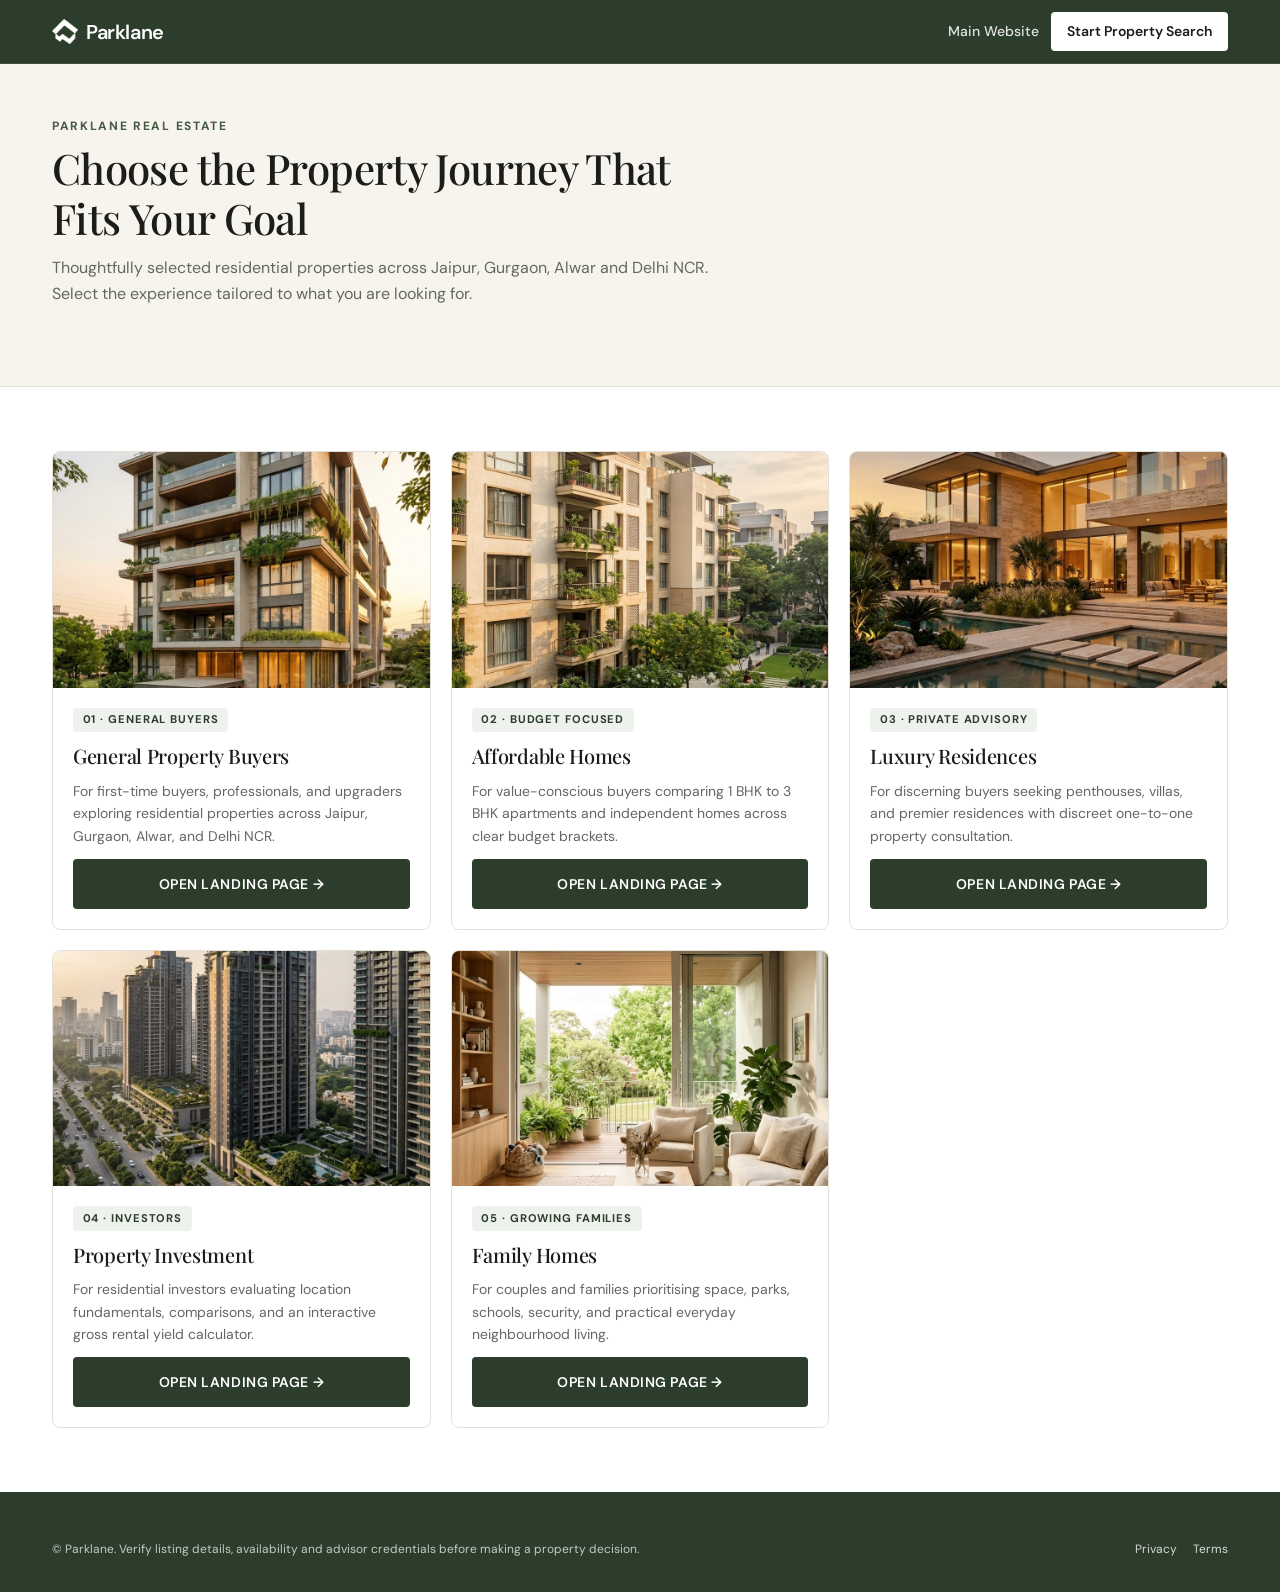
<file: index.html>
<!DOCTYPE html>
<html lang="en-IN">
<head>
<script async src="https://www.googletagmanager.com/gtm.js?id=GTM-N5LWZ3RV"></script>
<script>
  window.dataLayer = window.dataLayer || [];
  function gtag(){dataLayer.push(arguments);}
  gtag('js', new Date());
</script>
  <meta charset="UTF-8">
  <link rel="icon" type="image/png" href="assets/icons/parklane-mark-black.png" />
  <meta name="viewport" content="width=device-width, initial-scale=1.0">
  <title>Parklane Real Estate — Residential Property Campaigns</title>
  <meta name="description" content="Explore Parklane Real Estate's dedicated residential property discovery pages for homebuyers, budget buyers, luxury residences, property investors, and families across Jaipur, Gurgaon, Alwar and Delhi NCR.">
  <link rel="canonical" href="https://projectweb3002.github.io/parklane.connect/">

  <link rel="preconnect" href="https://fonts.googleapis.com">
  <link rel="preconnect" href="https://fonts.gstatic.com" crossorigin>
  <link href="https://fonts.googleapis.com/css2?family=DM+Sans:ital,opsz,wght@0,9..40,400;0,9..40,500;0,9..40,600;0,9..40,700&family=Playfair+Display:ital,wght@0,400;0,500;0,600;1,400&display=swap" rel="stylesheet">

  <link rel="stylesheet" href="css/variables.css">
  <link rel="stylesheet" href="css/base.css">
  <link rel="stylesheet" href="css/layout.css">
  <link rel="stylesheet" href="css/components.css">
  <link rel="stylesheet" href="css/landing-pages.css">
</head>
<body data-page="hub">
  <a class="skip-link" href="#campaigns">Skip to landing pages</a>

  <header class="site-header">
    <div class="container site-header__inner">
      <a class="brand-logo" href="index.html" aria-label="Parklane Real Estate">
        <img src="assets/icons/parklane-mark-white.png" alt="" aria-hidden="true" />
        <span>Parklane</span>
      </a>
      <nav class="header-actions" aria-label="Header navigation">
        <a class="header-link" href="https://projectweb3002.github.io/parklane/index.html" target="_blank" rel="noopener noreferrer">Main Website</a>
        <a class="header-cta" href="property-buyers.html">Start Property Search</a>
      </nav>
    </div>
  </header>

  <main>
    <section class="hub-hero">
      <div class="container">
        <div class="section-header">
          <span class="section-eyebrow">PARKLANE REAL ESTATE</span>
          <h1 class="section-title">Choose the Property Journey That Fits Your Goal</h1>
          <p class="section-lead">
            Thoughtfully selected residential properties across Jaipur, Gurgaon, Alwar and Delhi NCR. Select the experience tailored to what you are looking for.
          </p>
        </div>
      </div>
    </section>

    <section class="section section--white" id="campaigns">
      <div class="container">
        <div class="grid-3">
          <article class="hub-card">
            <div class="hub-card__thumb">
              <img src="assets/images/hero-property-buyers.jpg" alt="Contemporary residential apartment property" width="896" height="560" loading="lazy">
            </div>
            <div class="hub-card__body">
              <span class="card__tag">01 &middot; General Buyers</span>
              <h2 class="card__title">General Property Buyers</h2>
              <p class="card__text">For first-time buyers, professionals, and upgraders exploring residential properties across Jaipur, Gurgaon, Alwar, and Delhi NCR.</p>
              <a class="btn btn--primary" href="property-buyers.html">Open Landing Page &rarr;</a>
            </div>
          </article>

          <article class="hub-card">
            <div class="hub-card__thumb">
              <img src="assets/images/hero-affordable-homes.jpg" alt="Modern mid-rise Indian residential apartment community" width="896" height="560" loading="lazy">
            </div>
            <div class="hub-card__body">
              <span class="card__tag">02 &middot; Budget Focused</span>
              <h2 class="card__title">Affordable Homes</h2>
              <p class="card__text">For value-conscious buyers comparing 1 BHK to 3 BHK apartments and independent homes across clear budget brackets.</p>
              <a class="btn btn--primary" href="affordable-homes.html">Open Landing Page &rarr;</a>
            </div>
          </article>

          <article class="hub-card">
            <div class="hub-card__thumb">
              <img src="assets/images/hero-luxury-residences.jpg" alt="Contemporary architectural luxury villa at twilight" width="896" height="560" loading="lazy">
            </div>
            <div class="hub-card__body">
              <span class="card__tag">03 &middot; Private Advisory</span>
              <h2 class="card__title">Luxury Residences</h2>
              <p class="card__text">For discerning buyers seeking penthouses, villas, and premier residences with discreet one-to-one property consultation.</p>
              <a class="btn btn--primary" href="luxury-residences.html">Open Landing Page &rarr;</a>
            </div>
          </article>

          <article class="hub-card">
            <div class="hub-card__thumb">
              <img src="assets/images/hero-property-investment.jpg" alt="Modern high-rise residential skyline" width="896" height="560" loading="lazy">
            </div>
            <div class="hub-card__body">
              <span class="card__tag">04 &middot; Investors</span>
              <h2 class="card__title">Property Investment</h2>
              <p class="card__text">For residential investors evaluating location fundamentals, comparisons, and an interactive gross rental yield calculator.</p>
              <a class="btn btn--primary" href="property-investment.html">Open Landing Page &rarr;</a>
            </div>
          </article>

          <article class="hub-card">
            <div class="hub-card__thumb">
              <img src="assets/images/hero-family-homes.jpg" alt="Sunlit spacious family living room overlooking greenery" width="896" height="560" loading="lazy">
            </div>
            <div class="hub-card__body">
              <span class="card__tag">05 &middot; Growing Families</span>
              <h2 class="card__title">Family Homes</h2>
              <p class="card__text">For couples and families prioritising space, parks, schools, security, and practical everyday neighbourhood living.</p>
              <a class="btn btn--primary" href="family-homes.html">Open Landing Page &rarr;</a>
            </div>
          </article>
        </div>
      </div>
    </section>
  </main>

  <footer class="site-footer">
    <div class="container">
      <div class="footer-bottom" style="padding-top:0;">
        <p>&copy; Parklane. Verify listing details, availability and advisor credentials before making a property decision.</p>
        <div class="footer-legal-links">
          <a href="https://projectweb3002.github.io/parklane/privacy.html" data-privacy-link target="_blank" rel="noopener noreferrer">Privacy</a>
          <a href="https://projectweb3002.github.io/parklane/terms.html" data-terms-link target="_blank" rel="noopener noreferrer">Terms</a>
        </div>
      </div>
    </div>
  </footer>

  <script src="config/config.js" defer></script>
  <script src="js/tracking.js" defer></script>
  <script src="js/main.js" defer></script>
</body>
</html>
</file>
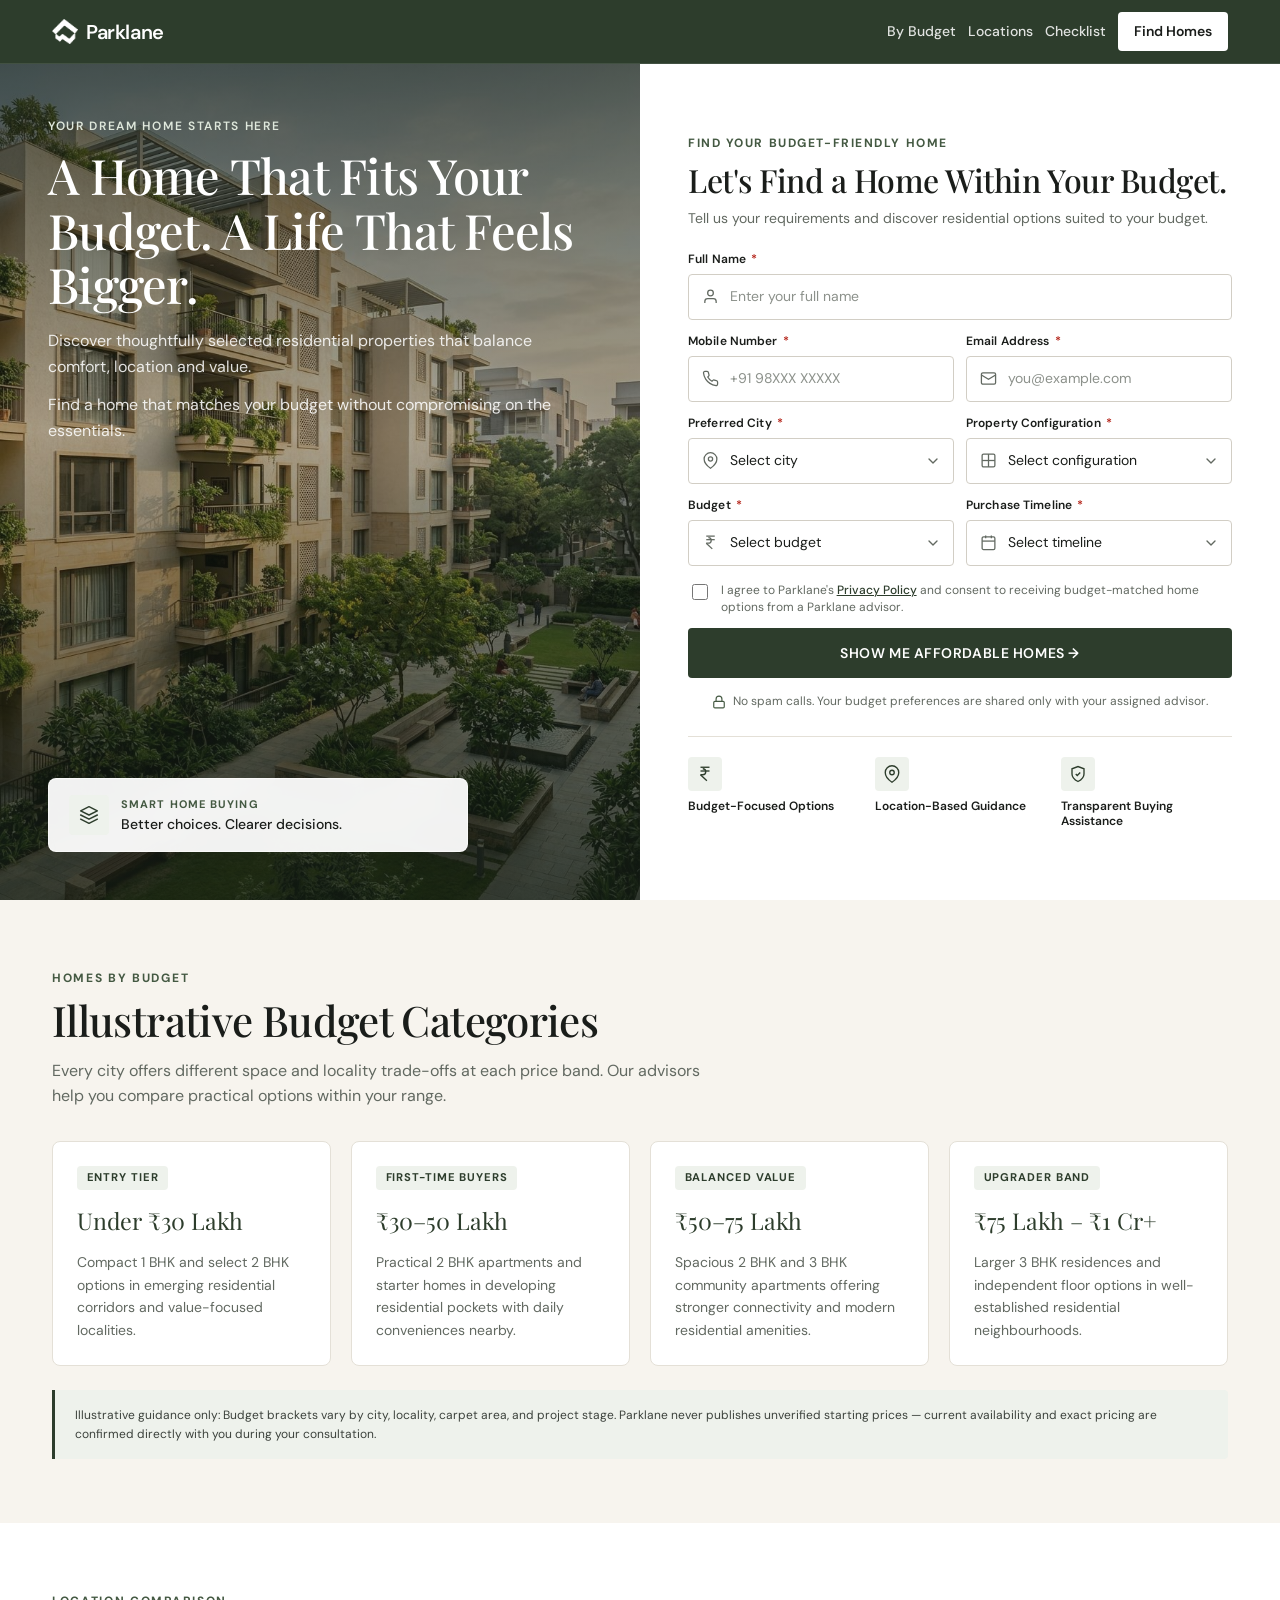
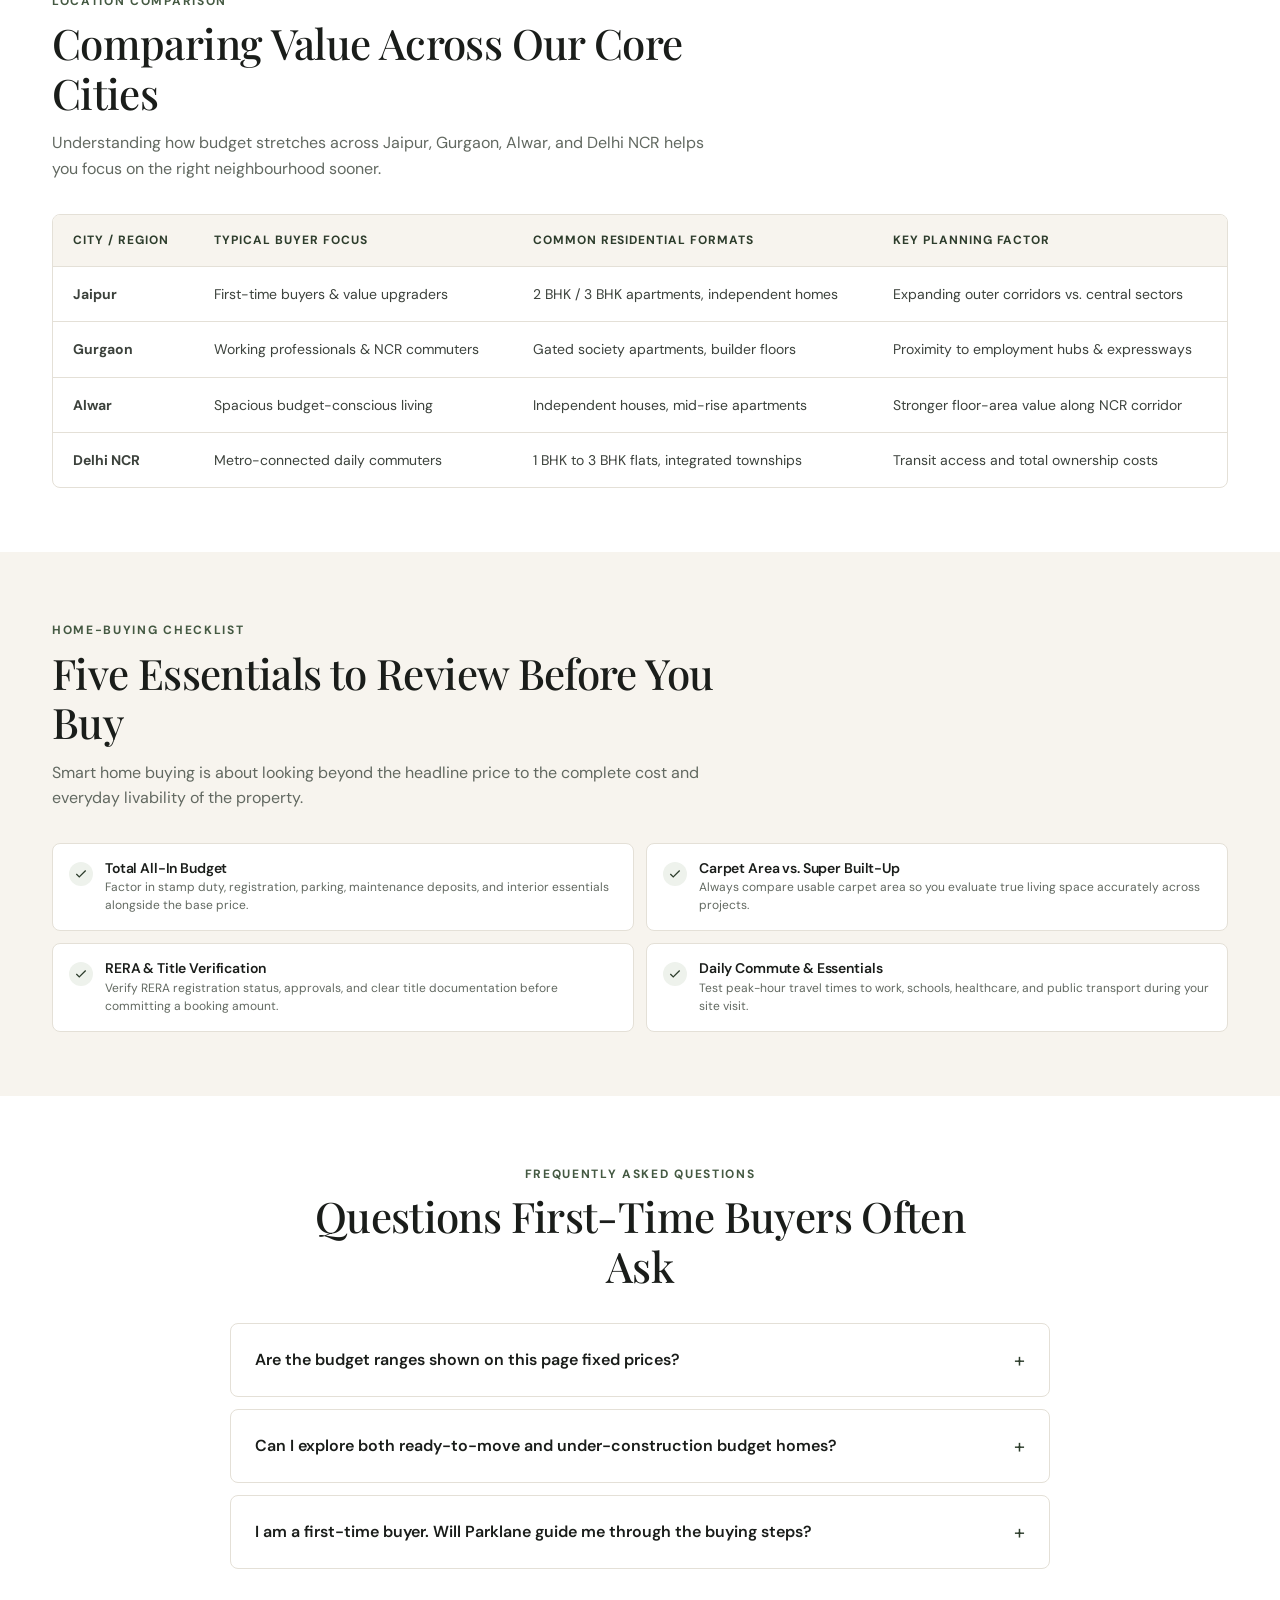
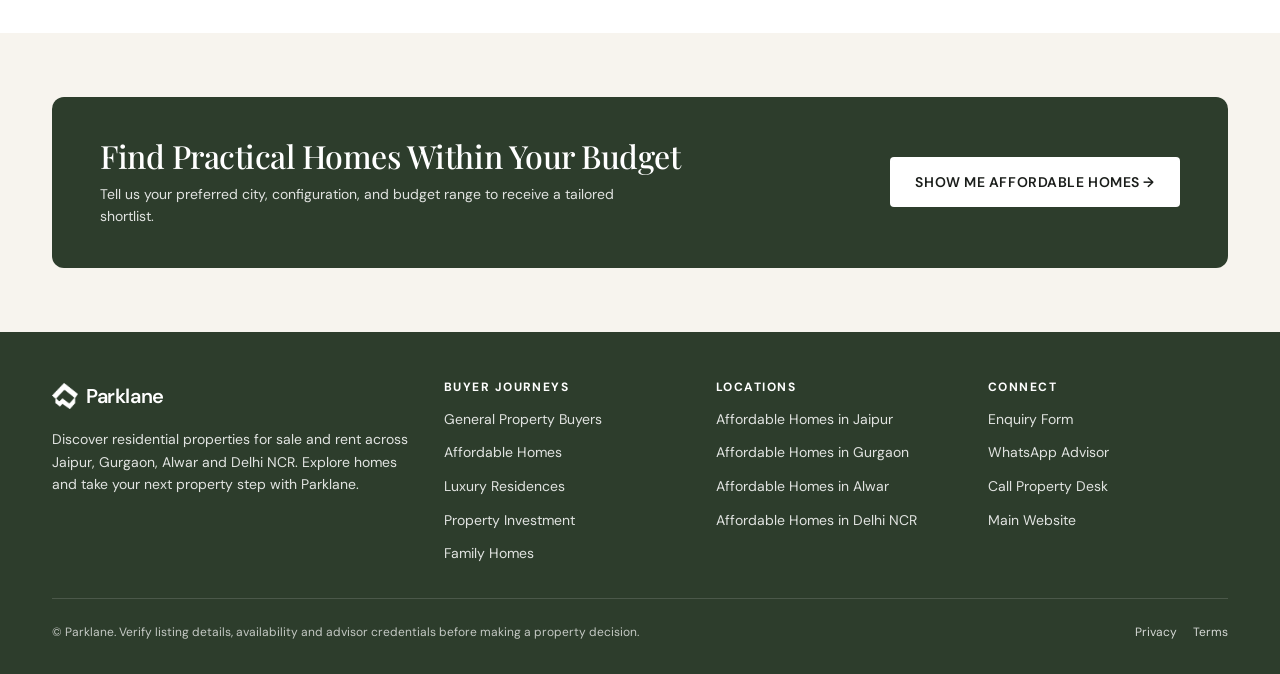
<file: affordable-homes.html>
<!DOCTYPE html>
<html lang="en-IN">
<head>
<script async src="https://www.googletagmanager.com/gtm.js?id=GTM-N5LWZ3RV"></script>
<script>
  window.dataLayer = window.dataLayer || [];
  function gtag(){dataLayer.push(arguments);}
  gtag('js', new Date());
</script>
  <meta charset="UTF-8">
  <link rel="icon" type="image/png" href="assets/icons/parklane-mark-black.png" />
  <meta name="viewport" content="width=device-width, initial-scale=1.0">
  <title>Affordable Homes in Jaipur, Gurgaon, Alwar &amp; Delhi NCR | Parklane Real Estate</title>
  <meta name="description" content="Explore budget-friendly residential properties across Jaipur, Gurgaon, Alwar and Delhi NCR. Find 1 BHK, 2 BHK, 3 BHK apartments and independent homes suited to your budget.">
  <link rel="canonical" href="https://projectweb3002.github.io/parklane.connect/affordable-homes.html">

  <!-- Open Graph -->
  <meta property="og:type" content="website">
  <meta property="og:site_name" content="Parklane Real Estate">
  <meta property="og:title" content="A Home That Fits Your Budget. A Life That Feels Bigger. | Parklane">
  <meta property="og:description" content="Discover thoughtfully selected residential properties that balance comfort, location and value across Jaipur, Gurgaon, Alwar and Delhi NCR.">
  <meta property="og:image" content="https://projectweb3002.github.io/parklane.connect/assets/images/hero-affordable-homes.jpg">
  <meta property="og:url" content="https://projectweb3002.github.io/parklane.connect/affordable-homes.html">

  <!-- Typography -->
  <link rel="preconnect" href="https://fonts.googleapis.com">
  <link rel="preconnect" href="https://fonts.gstatic.com" crossorigin>
  <link href="https://fonts.googleapis.com/css2?family=DM+Sans:ital,opsz,wght@0,9..40,400;0,9..40,500;0,9..40,600;0,9..40,700;1,9..40,400&family=Playfair+Display:ital,wght@0,400;0,500;0,600;1,400&display=swap" rel="stylesheet">

  <!-- Design System Stylesheets -->
  <link rel="stylesheet" href="css/variables.css">
  <link rel="stylesheet" href="css/base.css">
  <link rel="stylesheet" href="css/layout.css">
  <link rel="stylesheet" href="css/components.css">
  <link rel="stylesheet" href="css/landing-pages.css">
</head>
<body class="page-affordable" data-page="affordable-homes">
  <a class="skip-link" href="#enquiry-form">Skip to enquiry form</a>

  <!-- Minimal Conversion Header -->
  <header class="site-header">
    <div class="container site-header__inner">
      <a class="brand-logo" href="index.html" aria-label="Parklane Real Estate Home">
        <img src="assets/icons/parklane-mark-white.png" alt="" aria-hidden="true" />
        <span>Parklane</span>
      </a>
      <nav class="header-actions" aria-label="Primary actions">
        <a class="header-link" href="#budgets">By Budget</a>
        <a class="header-link" href="#location-comparison">Locations</a>
        <a class="header-link" href="#checklist">Checklist</a>
        <a class="header-cta" href="#enquiry-form">Find Homes</a>
      </nav>
    </div>
  </header>

  <main>
    <!-- Split-Screen Conversion Hero -->
    <section class="split-hero" aria-label="Affordable homes enquiry">
      <!-- Left Editorial Panel -->
      <div class="split-hero__visual">
        <div class="split-hero__media">
          <img
            src="assets/images/hero-affordable-homes.jpg"
            data-hero-image="affordableHomes"
            alt="Modern mid-rise Indian residential apartment community with sandstone facade and landscaped green courtyard"
            width="896"
            height="1200"
            fetchpriority="high"
          >
        </div>

        <div class="split-hero__copy">
          <span class="hero-eyebrow">YOUR DREAM HOME STARTS HERE</span>
          <h1 class="hero-title">A Home That Fits Your Budget. A Life That Feels Bigger.</h1>
          <p class="hero-subtitle">
            Discover thoughtfully selected residential properties that balance comfort, location and value.
          </p>
          <p class="hero-subtitle">
            Find a home that matches your budget without compromising on the essentials.
          </p>
        </div>

        <div class="hero-badge">
          <div class="hero-badge__icon" aria-hidden="true">
            <svg viewBox="0 0 24 24" fill="none" stroke="currentColor" stroke-width="1.8" stroke-linecap="round" stroke-linejoin="round">
              <path d="M12 2L2 7l10 5 10-5-10-5z"></path>
              <path d="M2 17l10 5 10-5"></path>
              <path d="M2 12l10 5 10-5"></path>
            </svg>
          </div>
          <div>
            <span class="hero-badge__eyebrow">SMART HOME BUYING</span>
            <p class="hero-badge__text">Better choices. Clearer decisions.</p>
          </div>
        </div>
      </div>

      <!-- Right Conversion Form Panel -->
      <div class="split-hero__form-panel" id="enquiry-form">
        <div class="form-panel__inner">
          <span class="form-panel__eyebrow">FIND YOUR BUDGET-FRIENDLY HOME</span>
          <h2 class="form-panel__title">Let's Find a Home Within Your Budget.</h2>
          <p class="form-panel__subtitle">
            Tell us your requirements and discover residential options suited to your budget.
          </p>

          <form class="lead-form" data-lead-form data-landing-page="affordable-homes" novalidate>
            <div class="form-honeypot" aria-hidden="true">
              <label>Leave this field empty<input type="text" name="website_url" tabindex="-1" autocomplete="off"></label>
            </div>
            <div class="form-grid form-grid--2col">
              <!-- 1. Full Name -->
              <div class="form-field form-field--full">
                <label class="form-label" for="ah-name">Full Name <span class="required-mark" aria-hidden="true">*</span></label>
                <div class="input-wrap">
                  <svg class="input-icon" viewBox="0 0 24 24" fill="none" stroke="currentColor" stroke-width="1.8" aria-hidden="true">
                    <path d="M20 21v-2a4 4 0 0 0-4-4H8a4 4 0 0 0-4 4v2"></path>
                    <circle cx="12" cy="7" r="4"></circle>
                  </svg>
                  <input class="form-input" id="ah-name" name="full_name" type="text" data-validate="name" autocomplete="name" placeholder="Enter your full name" required>
                </div>
                <span class="field-error" aria-live="polite"></span>
              </div>

              <!-- 2. Mobile Number -->
              <div class="form-field">
                <label class="form-label" for="ah-phone">Mobile Number <span class="required-mark" aria-hidden="true">*</span></label>
                <div class="input-wrap">
                  <svg class="input-icon" viewBox="0 0 24 24" fill="none" stroke="currentColor" stroke-width="1.8" aria-hidden="true">
                    <path d="M22 16.92v3a2 2 0 0 1-2.18 2 19.79 19.79 0 0 1-8.63-3.07 19.5 19.5 0 0 1-6-6A19.79 19.79 0 0 1 2.12 4.18 2 2 0 0 1 4.11 2h3a2 2 0 0 1 2 1.72c.12.96.36 1.9.7 2.81a2 2 0 0 1-.45 2.11L8.09 9.91a16 16 0 0 0 6 6l1.27-1.27a2 2 0 0 1 2.11-.45c.91.34 1.85.58 2.81.7A2 2 0 0 1 22 16.92z"></path>
                  </svg>
                  <input class="form-input" id="ah-phone" name="phone" type="tel" inputmode="tel" data-validate="indian-phone" autocomplete="tel" placeholder="+91 98XXX XXXXX" required>
                </div>
                <span class="field-error" aria-live="polite"></span>
              </div>

              <!-- 3. Email Address -->
              <div class="form-field">
                <label class="form-label" for="ah-email">Email Address <span class="required-mark" aria-hidden="true">*</span></label>
                <div class="input-wrap">
                  <svg class="input-icon" viewBox="0 0 24 24" fill="none" stroke="currentColor" stroke-width="1.8" aria-hidden="true">
                    <rect x="2" y="4" width="20" height="16" rx="2"></rect>
                    <path d="m22 7-10 6L2 7"></path>
                  </svg>
                  <input class="form-input" id="ah-email" name="email" type="email" data-validate="email" autocomplete="email" placeholder="you@example.com" required>
                </div>
                <span class="field-error" aria-live="polite"></span>
              </div>

              <!-- 4. Preferred City -->
              <div class="form-field">
                <label class="form-label" for="ah-city">Preferred City <span class="required-mark" aria-hidden="true">*</span></label>
                <div class="input-wrap">
                  <svg class="input-icon" viewBox="0 0 24 24" fill="none" stroke="currentColor" stroke-width="1.8" aria-hidden="true">
                    <path d="M21 10c0 7-9 13-9 13s-9-6-9-13a9 9 0 0 1 18 0z"></path>
                    <circle cx="12" cy="10" r="3"></circle>
                  </svg>
                  <select class="form-select" id="ah-city" name="preferred_city" required>
                    <option value="">Select city</option>
                    <option value="Jaipur">Jaipur</option>
                    <option value="Gurgaon">Gurgaon</option>
                    <option value="Alwar">Alwar</option>
                    <option value="Delhi NCR">Delhi NCR</option>
                  </select>
                </div>
                <span class="field-error" aria-live="polite"></span>
              </div>

              <!-- 5. Property Configuration -->
              <div class="form-field">
                <label class="form-label" for="ah-config">Property Configuration <span class="required-mark" aria-hidden="true">*</span></label>
                <div class="input-wrap">
                  <svg class="input-icon" viewBox="0 0 24 24" fill="none" stroke="currentColor" stroke-width="1.8" aria-hidden="true">
                    <rect x="3" y="3" width="18" height="18" rx="2"></rect>
                    <path d="M3 12h18"></path>
                    <path d="M12 3v18"></path>
                  </svg>
                  <select class="form-select" id="ah-config" name="property_type" required>
                    <option value="">Select configuration</option>
                    <option value="1 BHK">1 BHK</option>
                    <option value="2 BHK">2 BHK</option>
                    <option value="3 BHK">3 BHK</option>
                    <option value="Independent house">Independent house</option>
                  </select>
                </div>
                <span class="field-error" aria-live="polite"></span>
              </div>

              <!-- 6. Budget -->
              <div class="form-field">
                <label class="form-label" for="ah-budget">Budget <span class="required-mark" aria-hidden="true">*</span></label>
                <div class="input-wrap">
                  <svg class="input-icon" viewBox="0 0 24 24" fill="none" stroke="currentColor" stroke-width="1.8" aria-hidden="true">
                    <path d="M6 3h12"></path>
                    <path d="M6 8h12"></path>
                    <path d="m6 13 8.5 8"></path>
                    <path d="M6 13h3a4 4 0 0 0 0-8"></path>
                  </svg>
                  <select class="form-select" id="ah-budget" name="budget" required>
                    <option value="">Select budget</option>
                    <option value="Under ₹30 lakh">Under ₹30 lakh</option>
                    <option value="₹30–50 lakh">₹30–50 lakh</option>
                    <option value="₹50–75 lakh">₹50–75 lakh</option>
                    <option value="₹75 lakh–₹1 crore">₹75 lakh–₹1 crore</option>
                    <option value="Above ₹1 crore">Above ₹1 crore</option>
                  </select>
                </div>
                <span class="field-error" aria-live="polite"></span>
              </div>

              <!-- 7. Purchase Timeline -->
              <div class="form-field">
                <label class="form-label" for="ah-timeline">Purchase Timeline <span class="required-mark" aria-hidden="true">*</span></label>
                <div class="input-wrap">
                  <svg class="input-icon" viewBox="0 0 24 24" fill="none" stroke="currentColor" stroke-width="1.8" aria-hidden="true">
                    <rect x="3" y="4" width="18" height="18" rx="2"></rect>
                    <line x1="16" y1="2" x2="16" y2="6"></line>
                    <line x1="8" y1="2" x2="8" y2="6"></line>
                    <line x1="3" y1="10" x2="21" y2="10"></line>
                  </svg>
                  <select class="form-select" id="ah-timeline" name="purchase_timeline" required>
                    <option value="">Select timeline</option>
                    <option value="Within 3 months">Within 3 months</option>
                    <option value="3–6 months">3–6 months</option>
                    <option value="6–12 months">6–12 months</option>
                    <option value="Planning ahead">Planning ahead</option>
                  </select>
                </div>
                <span class="field-error" aria-live="polite"></span>
              </div>
            </div>

            <input type="hidden" name="purchase_objective" value="Budget-friendly home purchase">

            <!-- Privacy Consent (Not Preselected) -->
            <div class="consent-field">
              <label class="consent-label" for="ah-consent">
                <input id="ah-consent" name="privacy_consent" type="checkbox" value="agreed" required>
                <span>I agree to Parklane's <a href="https://projectweb3002.github.io/parklane/privacy.html" data-privacy-link target="_blank" rel="noopener noreferrer">Privacy Policy</a> and consent to receiving budget-matched home options from a Parklane advisor.</span>
              </label>
              <span class="field-error" aria-live="polite"></span>
            </div>

            <div class="form-status" data-form-status></div>

            <button class="btn btn--primary" type="submit">
              <span class="btn__spinner" aria-hidden="true"></span>
              <span>SHOW ME AFFORDABLE HOMES &rarr;</span>
            </button>

            <p class="form-privacy-note">
              <svg viewBox="0 0 24 24" fill="none" stroke="currentColor" stroke-width="2" aria-hidden="true">
                <rect x="3" y="11" width="18" height="11" rx="2"></rect>
                <path d="M7 11V7a5 5 0 0 1 10 0v4"></path>
              </svg>
              <span>No spam calls. Your budget preferences are shared only with your assigned advisor.</span>
            </p>
          </form>

          <!-- Three Bottom Benefits -->
          <div class="benefits-strip" aria-label="Key benefits">
            <div class="benefit-item">
              <div class="benefit-item__icon" aria-hidden="true">
                <svg viewBox="0 0 24 24" fill="none" stroke="currentColor" stroke-width="1.8">
                  <path d="M6 3h12"></path>
                  <path d="M6 8h12"></path>
                  <path d="m6 13 8.5 8"></path>
                  <path d="M6 13h3a4 4 0 0 0 0-8"></path>
                </svg>
              </div>
              <span class="benefit-item__label">Budget-Focused Options</span>
            </div>
            <div class="benefit-item">
              <div class="benefit-item__icon" aria-hidden="true">
                <svg viewBox="0 0 24 24" fill="none" stroke="currentColor" stroke-width="1.8">
                  <path d="M21 10c0 7-9 13-9 13s-9-6-9-13a9 9 0 0 1 18 0z"></path>
                  <circle cx="12" cy="10" r="3"></circle>
                </svg>
              </div>
              <span class="benefit-item__label">Location-Based Guidance</span>
            </div>
            <div class="benefit-item">
              <div class="benefit-item__icon" aria-hidden="true">
                <svg viewBox="0 0 24 24" fill="none" stroke="currentColor" stroke-width="1.8">
                  <path d="M12 22s8-4 8-10V5l-8-3-8 3v7c0 6 8 10 8 10z"></path>
                  <path d="m9 12 2 2 4-4"></path>
                </svg>
              </div>
              <span class="benefit-item__label">Transparent Buying Assistance</span>
            </div>
          </div>
        </div>
      </div>
    </section>

    <!-- Homes by Budget (Illustrative Categories) -->
    <section class="section section--ivory" id="budgets">
      <div class="container">
        <div class="section-header reveal">
          <span class="section-eyebrow">HOMES BY BUDGET</span>
          <h2 class="section-title">Illustrative Budget Categories</h2>
          <p class="section-lead">
            Every city offers different space and locality trade-offs at each price band. Our advisors help you compare practical options within your range.
          </p>
        </div>

        <div class="grid-4">
          <article class="card reveal">
            <span class="card__tag">Entry Tier</span>
            <p class="budget-card__range">Under ₹30 Lakh</p>
            <p class="card__text">Compact 1 BHK and select 2 BHK options in emerging residential corridors and value-focused localities.</p>
          </article>

          <article class="card reveal">
            <span class="card__tag">First-Time Buyers</span>
            <p class="budget-card__range">₹30–50 Lakh</p>
            <p class="card__text">Practical 2 BHK apartments and starter homes in developing residential pockets with daily conveniences nearby.</p>
          </article>

          <article class="card reveal">
            <span class="card__tag">Balanced Value</span>
            <p class="budget-card__range">₹50–75 Lakh</p>
            <p class="card__text">Spacious 2 BHK and 3 BHK community apartments offering stronger connectivity and modern residential amenities.</p>
          </article>

          <article class="card reveal">
            <span class="card__tag">Upgrader Band</span>
            <p class="budget-card__range">₹75 Lakh – ₹1 Cr+</p>
            <p class="card__text">Larger 3 BHK residences and independent floor options in well-established residential neighbourhoods.</p>
          </article>
        </div>

        <p class="disclaimer-note">
          Illustrative guidance only: Budget brackets vary by city, locality, carpet area, and project stage. Parklane never publishes unverified starting prices — current availability and exact pricing are confirmed directly with you during your consultation.
        </p>
      </div>
    </section>

    <!-- Location Comparison -->
    <section class="section section--white" id="location-comparison">
      <div class="container">
        <div class="section-header reveal">
          <span class="section-eyebrow">LOCATION COMPARISON</span>
          <h2 class="section-title">Comparing Value Across Our Core Cities</h2>
          <p class="section-lead">
            Understanding how budget stretches across Jaipur, Gurgaon, Alwar, and Delhi NCR helps you focus on the right neighbourhood sooner.
          </p>
        </div>

        <div class="table-wrap reveal">
          <table class="editorial-table">
            <thead>
              <tr>
                <th>City / Region</th>
                <th>Typical Buyer Focus</th>
                <th>Common Residential Formats</th>
                <th>Key Planning Factor</th>
              </tr>
            </thead>
            <tbody>
              <tr>
                <td><strong>Jaipur</strong></td>
                <td>First-time buyers &amp; value upgraders</td>
                <td>2 BHK / 3 BHK apartments, independent homes</td>
                <td>Expanding outer corridors vs. central sectors</td>
              </tr>
              <tr>
                <td><strong>Gurgaon</strong></td>
                <td>Working professionals &amp; NCR commuters</td>
                <td>Gated society apartments, builder floors</td>
                <td>Proximity to employment hubs &amp; expressways</td>
              </tr>
              <tr>
                <td><strong>Alwar</strong></td>
                <td>Spacious budget-conscious living</td>
                <td>Independent houses, mid-rise apartments</td>
                <td>Stronger floor-area value along NCR corridor</td>
              </tr>
              <tr>
                <td><strong>Delhi NCR</strong></td>
                <td>Metro-connected daily commuters</td>
                <td>1 BHK to 3 BHK flats, integrated townships</td>
                <td>Transit access and total ownership costs</td>
              </tr>
            </tbody>
          </table>
        </div>
      </div>
    </section>

    <!-- Home-Buying Checklist -->
    <section class="section section--ivory" id="checklist">
      <div class="container">
        <div class="section-header reveal">
          <span class="section-eyebrow">HOME-BUYING CHECKLIST</span>
          <h2 class="section-title">Five Essentials to Review Before You Buy</h2>
          <p class="section-lead">
            Smart home buying is about looking beyond the headline price to the complete cost and everyday livability of the property.
          </p>
        </div>

        <div class="checklist checklist--2col">
          <div class="checklist__item reveal">
            <div class="checklist__icon" aria-hidden="true">
              <svg viewBox="0 0 24 24" fill="none" stroke="currentColor" stroke-width="2.2"><polyline points="20 6 9 17 4 12"></polyline></svg>
            </div>
            <div>
              <h3 class="checklist__title">Total All-In Budget</h3>
              <p class="checklist__desc">Factor in stamp duty, registration, parking, maintenance deposits, and interior essentials alongside the base price.</p>
            </div>
          </div>

          <div class="checklist__item reveal">
            <div class="checklist__icon" aria-hidden="true">
              <svg viewBox="0 0 24 24" fill="none" stroke="currentColor" stroke-width="2.2"><polyline points="20 6 9 17 4 12"></polyline></svg>
            </div>
            <div>
              <h3 class="checklist__title">Carpet Area vs. Super Built-Up</h3>
              <p class="checklist__desc">Always compare usable carpet area so you evaluate true living space accurately across projects.</p>
            </div>
          </div>

          <div class="checklist__item reveal">
            <div class="checklist__icon" aria-hidden="true">
              <svg viewBox="0 0 24 24" fill="none" stroke="currentColor" stroke-width="2.2"><polyline points="20 6 9 17 4 12"></polyline></svg>
            </div>
            <div>
              <h3 class="checklist__title">RERA &amp; Title Verification</h3>
              <p class="checklist__desc">Verify RERA registration status, approvals, and clear title documentation before committing a booking amount.</p>
            </div>
          </div>

          <div class="checklist__item reveal">
            <div class="checklist__icon" aria-hidden="true">
              <svg viewBox="0 0 24 24" fill="none" stroke="currentColor" stroke-width="2.2"><polyline points="20 6 9 17 4 12"></polyline></svg>
            </div>
            <div>
              <h3 class="checklist__title">Daily Commute &amp; Essentials</h3>
              <p class="checklist__desc">Test peak-hour travel times to work, schools, healthcare, and public transport during your site visit.</p>
            </div>
          </div>
        </div>
      </div>
    </section>

    <!-- FAQs -->
    <section class="section section--white" id="faqs">
      <div class="container">
        <div class="section-header section-header--center reveal">
          <span class="section-eyebrow">FREQUENTLY ASKED QUESTIONS</span>
          <h2 class="section-title">Questions First-Time Buyers Often Ask</h2>
        </div>

        <div class="faq-list">
          <details class="faq-item reveal">
            <summary>Are the budget ranges shown on this page fixed prices?</summary>
            <div class="faq-item__body">
              No. The budget brackets are illustrative categories to help us understand your comfort zone. Exact pricing depends on the city, locality, configuration, and current availability verified at the time of your enquiry.
            </div>
          </details>

          <details class="faq-item reveal">
            <summary>Can I explore both ready-to-move and under-construction budget homes?</summary>
            <div class="faq-item__body">
              Yes. Share your purchase timeline in the form, and your advisor will show you suitable ready-to-move or upcoming options that match when you plan to shift.
            </div>
          </details>

          <details class="faq-item reveal">
            <summary>I am a first-time buyer. Will Parklane guide me through the buying steps?</summary>
            <div class="faq-item__body">
              Yes. Our advisors help you shortlist homes within budget, compare carpet areas and locations, coordinate site visits, and understand the standard documentation milestones.
            </div>
          </details>
        </div>
      </div>
    </section>

    <!-- Focused Bottom CTA -->
    <section class="section section--ivory">
      <div class="container">
        <div class="cta-band reveal">
          <div>
            <h2 class="cta-band__title">Find Practical Homes Within Your Budget</h2>
            <p class="cta-band__text">Tell us your preferred city, configuration, and budget range to receive a tailored shortlist.</p>
          </div>
          <a class="btn btn--light" href="#enquiry-form">SHOW ME AFFORDABLE HOMES &rarr;</a>
        </div>
      </div>
    </section>
  </main>

  <!-- Parklane Brand Footer -->
  <footer class="site-footer">
    <div class="container">
      <div class="footer-grid">
        <div class="footer-brand">
          <a class="brand-logo" href="index.html">
            <img src="assets/icons/parklane-mark-white.png" alt="" aria-hidden="true" />
            <span>Parklane</span>
          </a>
          <p>Discover residential properties for sale and rent across Jaipur, Gurgaon, Alwar and Delhi NCR. Explore homes and take your next property step with Parklane.</p>
        </div>

        <div>
          <h3 class="footer-heading">Buyer Journeys</h3>
          <ul class="footer-links">
            <li><a href="property-buyers.html">General Property Buyers</a></li>
            <li><a href="affordable-homes.html">Affordable Homes</a></li>
            <li><a href="luxury-residences.html">Luxury Residences</a></li>
            <li><a href="property-investment.html">Property Investment</a></li>
            <li><a href="family-homes.html">Family Homes</a></li>
          </ul>
        </div>

        <div>
          <h3 class="footer-heading">Locations</h3>
          <ul class="footer-links">
            <li><a href="#enquiry-form">Affordable Homes in Jaipur</a></li>
            <li><a href="#enquiry-form">Affordable Homes in Gurgaon</a></li>
            <li><a href="#enquiry-form">Affordable Homes in Alwar</a></li>
            <li><a href="#enquiry-form">Affordable Homes in Delhi NCR</a></li>
          </ul>
        </div>

        <div>
          <h3 class="footer-heading">Connect</h3>
          <ul class="footer-links">
            <li><a href="#enquiry-form">Enquiry Form</a></li>
            <li><a href="#enquiry-form" data-whatsapp-link>WhatsApp Advisor</a></li>
            <li><a href="#enquiry-form" data-phone-link>Call Property Desk</a></li>
            <li><a href="https://projectweb3002.github.io/parklane/index.html" target="_blank" rel="noopener noreferrer">Main Website</a></li>
          </ul>
        </div>
      </div>

      <div class="footer-bottom">
        <p>&copy; Parklane. Verify listing details, availability and advisor credentials before making a property decision.</p>
        <div class="footer-legal-links">
          <a href="https://projectweb3002.github.io/parklane/privacy.html" data-privacy-link target="_blank" rel="noopener noreferrer">Privacy</a>
          <a href="https://projectweb3002.github.io/parklane/terms.html" data-terms-link target="_blank" rel="noopener noreferrer">Terms</a>
        </div>
      </div>
    </div>
  </footer>

  <script src="config/config.js" defer></script>
  <script src="js/tracking.js" defer></script>
  <script src="js/forms.js" defer></script>
  <script src="js/main.js" defer></script>
</body>
</html>
</file>
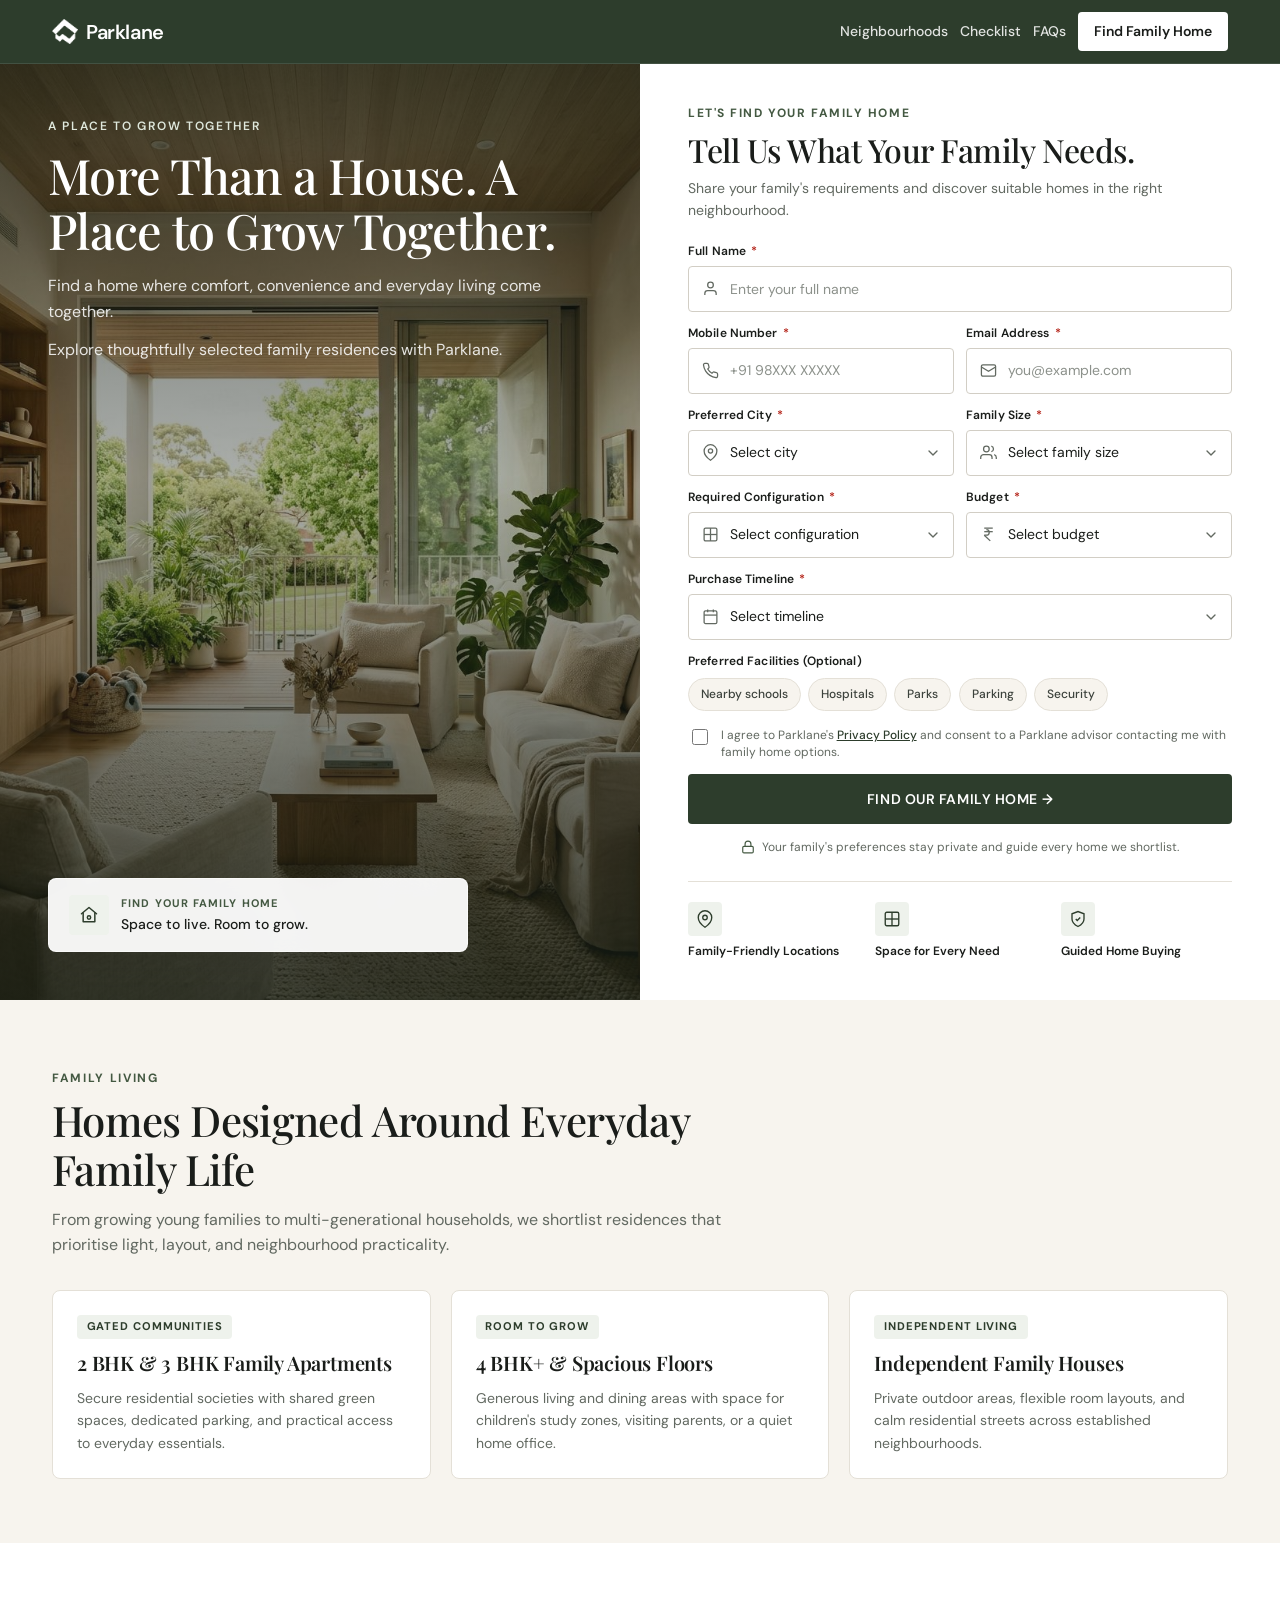
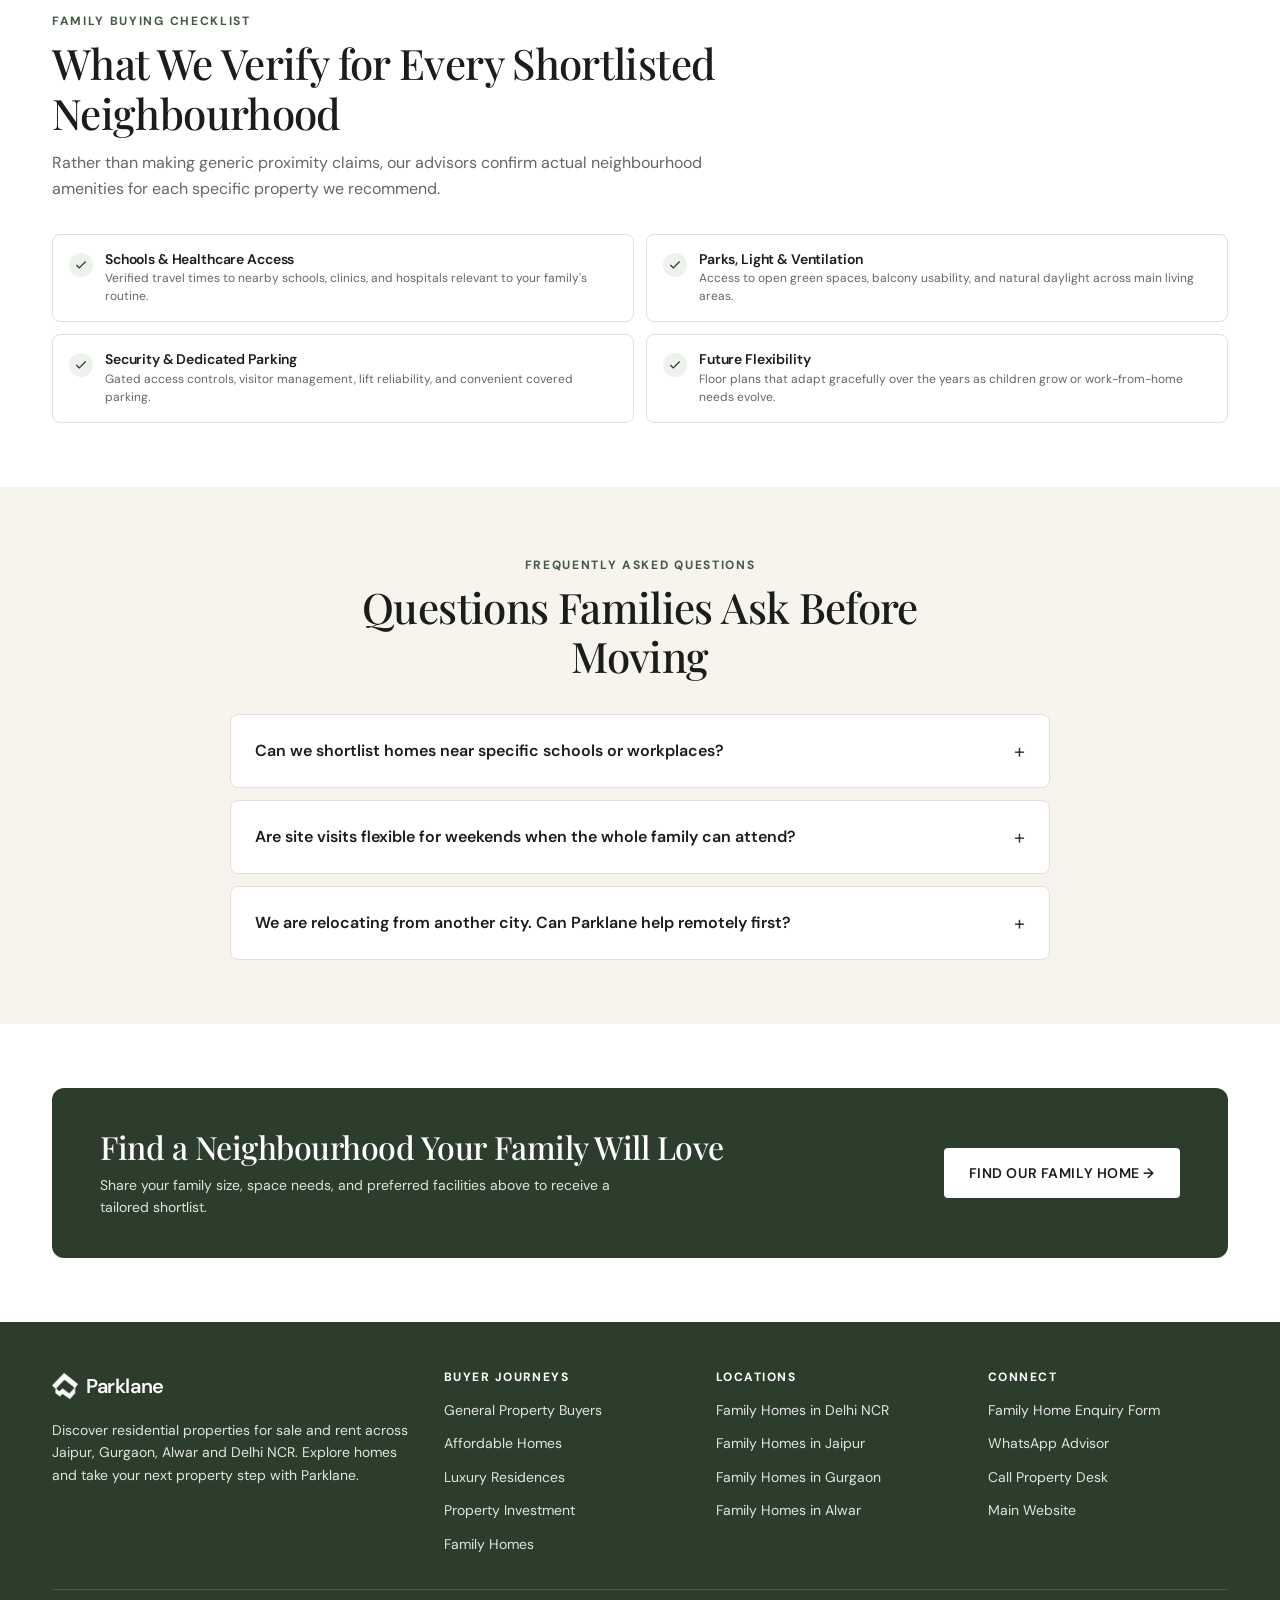
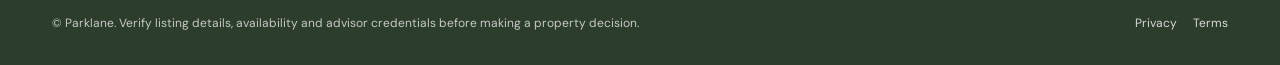
<file: family-homes.html>
<!DOCTYPE html>
<html lang="en-IN">
<head>
  <script async src="https://www.googletagmanager.com/gtm.js?id=GTM-N5LWZ3RV"></script>
<script>
  window.dataLayer = window.dataLayer || [];
  function gtag(){dataLayer.push(arguments);}
  gtag('js', new Date());
</script>
</script>
  <meta charset="UTF-8">
  <link rel="icon" type="image/png" href="assets/icons/parklane-mark-black.png" />
  <meta name="viewport" content="width=device-width, initial-scale=1.0">
  <title>Spacious Family Homes in Delhi NCR, Jaipur, Gurgaon &amp; Alwar | Parklane</title>
  <meta name="description" content="Explore spacious 2 BHK, 3 BHK, 4 BHK+ apartments and independent family homes across Delhi NCR, Jaipur, Gurgaon and Alwar with guided neighbourhood shortlisting from Parklane.">
  <link rel="canonical" href="https://projectweb3002.github.io/parklane.connect/family-homes.html">

  <!-- Open Graph -->
  <meta property="og:type" content="website">
  <meta property="og:site_name" content="Parklane Real Estate">
  <meta property="og:title" content="More Than a House. A Place to Grow Together. | Parklane">
  <meta property="og:description" content="Find a home where comfort, convenience and everyday living come together. Explore thoughtfully selected family residences with Parklane.">
  <meta property="og:image" content="https://projectweb3002.github.io/parklane.connect/assets/images/hero-family-homes.jpg">
  <meta property="og:url" content="https://projectweb3002.github.io/parklane.connect/family-homes.html">

  <!-- Typography -->
  <link rel="preconnect" href="https://fonts.googleapis.com">
  <link rel="preconnect" href="https://fonts.gstatic.com" crossorigin>
  <link href="https://fonts.googleapis.com/css2?family=DM+Sans:ital,opsz,wght@0,9..40,400;0,9..40,500;0,9..40,600;0,9..40,700;1,9..40,400&family=Playfair+Display:ital,wght@0,400;0,500;0,600;1,400&display=swap" rel="stylesheet">

  <!-- Design System Stylesheets -->
  <link rel="stylesheet" href="css/variables.css">
  <link rel="stylesheet" href="css/base.css">
  <link rel="stylesheet" href="css/layout.css">
  <link rel="stylesheet" href="css/components.css">
  <link rel="stylesheet" href="css/landing-pages.css">
</head>
<body class="page-family" data-page="family-homes">
  <a class="skip-link" href="#enquiry-form">Skip to family home enquiry form</a>

  <!-- Minimal Conversion Header -->
  <header class="site-header">
    <div class="container site-header__inner">
      <a class="brand-logo" href="index.html" aria-label="Parklane Real Estate Home">
        <img src="assets/icons/parklane-mark-white.png" alt="" aria-hidden="true" />
        <span>Parklane</span>
      </a>
      <nav class="header-actions" aria-label="Primary actions">
        <a class="header-link" href="#neighbourhoods">Neighbourhoods</a>
        <a class="header-link" href="#family-checklist">Checklist</a>
        <a class="header-link" href="#faqs">FAQs</a>
        <a class="header-cta" href="#enquiry-form">Find Family Home</a>
      </nav>
    </div>
  </header>

  <main>
    <!-- Split-Screen Conversion Hero -->
    <section class="split-hero" aria-label="Family home enquiry">
      <!-- Left Editorial Panel -->
      <div class="split-hero__visual">
        <div class="split-hero__media">
          <img
            src="assets/images/hero-family-homes.jpg"
            data-hero-image="familyHomes"
            alt="Sunlit spacious family living room opening onto a green balcony overlooking leafy neighbourhood trees"
            width="896"
            height="1200"
            fetchpriority="high"
          >
        </div>

        <div class="split-hero__copy">
          <span class="hero-eyebrow">A PLACE TO GROW TOGETHER</span>
          <h1 class="hero-title">More Than a House. A Place to Grow Together.</h1>
          <p class="hero-subtitle">
            Find a home where comfort, convenience and everyday living come together.
          </p>
          <p class="hero-subtitle">
            Explore thoughtfully selected family residences with Parklane.
          </p>
        </div>

        <div class="hero-badge">
          <div class="hero-badge__icon" aria-hidden="true">
            <svg viewBox="0 0 24 24" fill="none" stroke="currentColor" stroke-width="1.8" stroke-linecap="round" stroke-linejoin="round">
              <path d="M3 10.5L12 3l9 7.5"></path>
              <path d="M5 9.5V20h14V9.5"></path>
              <path d="M12 13a2 2 0 1 0 0 4 2 2 0 0 0 0-4z"></path>
            </svg>
          </div>
          <div>
            <span class="hero-badge__eyebrow">FIND YOUR FAMILY HOME</span>
            <p class="hero-badge__text">Space to live. Room to grow.</p>
          </div>
        </div>
      </div>

      <!-- Right Conversion Form Panel -->
      <div class="split-hero__form-panel" id="enquiry-form">
        <div class="form-panel__inner">
          <span class="form-panel__eyebrow">LET'S FIND YOUR FAMILY HOME</span>
          <h2 class="form-panel__title">Tell Us What Your Family Needs.</h2>
          <p class="form-panel__subtitle">
            Share your family's requirements and discover suitable homes in the right neighbourhood.
          </p>

          <form class="lead-form" data-lead-form data-landing-page="family-homes" novalidate>
            <div class="form-honeypot" aria-hidden="true">
              <label>Leave this field empty<input type="text" name="website_url" tabindex="-1" autocomplete="off"></label>
            </div>
            <div class="form-grid form-grid--2col">
              <!-- 1. Full Name -->
              <div class="form-field form-field--full">
                <label class="form-label" for="fh-name">Full Name <span class="required-mark" aria-hidden="true">*</span></label>
                <div class="input-wrap">
                  <svg class="input-icon" viewBox="0 0 24 24" fill="none" stroke="currentColor" stroke-width="1.8" aria-hidden="true">
                    <path d="M20 21v-2a4 4 0 0 0-4-4H8a4 4 0 0 0-4 4v2"></path>
                    <circle cx="12" cy="7" r="4"></circle>
                  </svg>
                  <input class="form-input" id="fh-name" name="full_name" type="text" data-validate="name" autocomplete="name" placeholder="Enter your full name" required>
                </div>
                <span class="field-error" aria-live="polite"></span>
              </div>

              <!-- 2. Mobile Number -->
              <div class="form-field">
                <label class="form-label" for="fh-phone">Mobile Number <span class="required-mark" aria-hidden="true">*</span></label>
                <div class="input-wrap">
                  <svg class="input-icon" viewBox="0 0 24 24" fill="none" stroke="currentColor" stroke-width="1.8" aria-hidden="true">
                    <path d="M22 16.92v3a2 2 0 0 1-2.18 2 19.79 19.79 0 0 1-8.63-3.07 19.5 19.5 0 0 1-6-6A19.79 19.79 0 0 1 2.12 4.18 2 2 0 0 1 4.11 2h3a2 2 0 0 1 2 1.72c.12.96.36 1.9.7 2.81a2 2 0 0 1-.45 2.11L8.09 9.91a16 16 0 0 0 6 6l1.27-1.27a2 2 0 0 1 2.11-.45c.91.34 1.85.58 2.81.7A2 2 0 0 1 22 16.92z"></path>
                  </svg>
                  <input class="form-input" id="fh-phone" name="phone" type="tel" inputmode="tel" data-validate="indian-phone" autocomplete="tel" placeholder="+91 98XXX XXXXX" required>
                </div>
                <span class="field-error" aria-live="polite"></span>
              </div>

              <!-- 3. Email Address -->
              <div class="form-field">
                <label class="form-label" for="fh-email">Email Address <span class="required-mark" aria-hidden="true">*</span></label>
                <div class="input-wrap">
                  <svg class="input-icon" viewBox="0 0 24 24" fill="none" stroke="currentColor" stroke-width="1.8" aria-hidden="true">
                    <rect x="2" y="4" width="20" height="16" rx="2"></rect>
                    <path d="m22 7-10 6L2 7"></path>
                  </svg>
                  <input class="form-input" id="fh-email" name="email" type="email" data-validate="email" autocomplete="email" placeholder="you@example.com" required>
                </div>
                <span class="field-error" aria-live="polite"></span>
              </div>

              <!-- 4. Preferred City -->
              <div class="form-field">
                <label class="form-label" for="fh-city">Preferred City <span class="required-mark" aria-hidden="true">*</span></label>
                <div class="input-wrap">
                  <svg class="input-icon" viewBox="0 0 24 24" fill="none" stroke="currentColor" stroke-width="1.8" aria-hidden="true">
                    <path d="M21 10c0 7-9 13-9 13s-9-6-9-13a9 9 0 0 1 18 0z"></path>
                    <circle cx="12" cy="10" r="3"></circle>
                  </svg>
                  <select class="form-select" id="fh-city" name="preferred_city" required>
                    <option value="">Select city</option>
                    <option value="Jaipur">Jaipur</option>
                    <option value="Gurgaon">Gurgaon</option>
                    <option value="Alwar">Alwar</option>
                    <option value="Delhi NCR">Delhi NCR</option>
                  </select>
                </div>
                <span class="field-error" aria-live="polite"></span>
              </div>

              <!-- 5. Family Size -->
              <div class="form-field">
                <label class="form-label" for="fh-size">Family Size <span class="required-mark" aria-hidden="true">*</span></label>
                <div class="input-wrap">
                  <svg class="input-icon" viewBox="0 0 24 24" fill="none" stroke="currentColor" stroke-width="1.8" aria-hidden="true">
                    <path d="M17 21v-2a4 4 0 0 0-4-4H5a4 4 0 0 0-4 4v2"></path>
                    <circle cx="9" cy="7" r="4"></circle>
                    <path d="M23 21v-2a4 4 0 0 0-3-3.87"></path>
                    <path d="M16 3.13a4 4 0 0 1 0 7.75"></path>
                  </svg>
                  <select class="form-select" id="fh-size" name="family_size" required>
                    <option value="">Select family size</option>
                    <option value="1–2 members">1–2 members</option>
                    <option value="3–4 members">3–4 members</option>
                    <option value="5+ members">5+ members</option>
                  </select>
                </div>
                <span class="field-error" aria-live="polite"></span>
              </div>

              <!-- 6. Required Configuration -->
              <div class="form-field">
                <label class="form-label" for="fh-config">Required Configuration <span class="required-mark" aria-hidden="true">*</span></label>
                <div class="input-wrap">
                  <svg class="input-icon" viewBox="0 0 24 24" fill="none" stroke="currentColor" stroke-width="1.8" aria-hidden="true">
                    <rect x="3" y="3" width="18" height="18" rx="2"></rect>
                    <path d="M3 12h18"></path>
                    <path d="M12 3v18"></path>
                  </svg>
                  <select class="form-select" id="fh-config" name="property_type" required>
                    <option value="">Select configuration</option>
                    <option value="2 BHK">2 BHK</option>
                    <option value="3 BHK">3 BHK</option>
                    <option value="4 BHK+">4 BHK+</option>
                    <option value="Independent house">Independent house</option>
                  </select>
                </div>
                <span class="field-error" aria-live="polite"></span>
              </div>

              <!-- 8. Budget -->
              <div class="form-field">
                <label class="form-label" for="fh-budget">Budget <span class="required-mark" aria-hidden="true">*</span></label>
                <div class="input-wrap">
                  <svg class="input-icon" viewBox="0 0 24 24" fill="none" stroke="currentColor" stroke-width="1.8" aria-hidden="true">
                    <path d="M6 3h12"></path>
                    <path d="M6 8h12"></path>
                    <path d="m6 13 8.5 8"></path>
                    <path d="M6 13h3a4 4 0 0 0 0-8"></path>
                  </svg>
                  <select class="form-select" id="fh-budget" name="budget" required>
                    <option value="">Select budget</option>
                    <option value="Under ₹50 lakh">Under ₹50 lakh</option>
                    <option value="₹50 lakh – ₹1 crore">₹50 lakh – ₹1 crore</option>
                    <option value="₹1 crore – ₹2 crore">₹1 crore – ₹2 crore</option>
                    <option value="₹2 crore – ₹4 crore">₹2 crore – ₹4 crore</option>
                    <option value="Above ₹4 crore">Above ₹4 crore</option>
                  </select>
                </div>
                <span class="field-error" aria-live="polite"></span>
              </div>

              <!-- 9. Purchase Timeline -->
              <div class="form-field form-field--full">
                <label class="form-label" for="fh-timeline">Purchase Timeline <span class="required-mark" aria-hidden="true">*</span></label>
                <div class="input-wrap">
                  <svg class="input-icon" viewBox="0 0 24 24" fill="none" stroke="currentColor" stroke-width="1.8" aria-hidden="true">
                    <rect x="3" y="4" width="18" height="18" rx="2"></rect>
                    <line x1="16" y1="2" x2="16" y2="6"></line>
                    <line x1="8" y1="2" x2="8" y2="6"></line>
                    <line x1="3" y1="10" x2="21" y2="10"></line>
                  </svg>
                  <select class="form-select" id="fh-timeline" name="purchase_timeline" required>
                    <option value="">Select timeline</option>
                    <option value="Immediately (0–3 months)">Immediately (0–3 months)</option>
                    <option value="3–6 months">3–6 months</option>
                    <option value="6–12 months">6–12 months</option>
                    <option value="Planning for the next move">Planning for the next move</option>
                  </select>
                </div>
                <span class="field-error" aria-live="polite"></span>
              </div>

              <!-- 7. Preferred Facilities -->
              <div class="form-field form-field--full">
                <span class="form-label">Preferred Facilities (Optional)</span>
                <div class="chip-group" role="group" aria-label="Preferred facilities">
                  <label class="chip-option">
                    <input type="checkbox" name="preferred_facilities" value="Nearby schools">
                    <span>Nearby schools</span>
                  </label>
                  <label class="chip-option">
                    <input type="checkbox" name="preferred_facilities" value="Hospitals">
                    <span>Hospitals</span>
                  </label>
                  <label class="chip-option">
                    <input type="checkbox" name="preferred_facilities" value="Parks">
                    <span>Parks</span>
                  </label>
                  <label class="chip-option">
                    <input type="checkbox" name="preferred_facilities" value="Parking">
                    <span>Parking</span>
                  </label>
                  <label class="chip-option">
                    <input type="checkbox" name="preferred_facilities" value="Security">
                    <span>Security</span>
                  </label>
                </div>
              </div>
            </div>

            <input type="hidden" name="purchase_objective" value="Family home purchase">

            <!-- Privacy Consent (Not Preselected) -->
            <div class="consent-field">
              <label class="consent-label" for="fh-consent">
                <input id="fh-consent" name="privacy_consent" type="checkbox" value="agreed" required>
                <span>I agree to Parklane's <a href="https://projectweb3002.github.io/parklane/privacy.html" data-privacy-link target="_blank" rel="noopener noreferrer">Privacy Policy</a> and consent to a Parklane advisor contacting me with family home options.</span>
              </label>
              <span class="field-error" aria-live="polite"></span>
            </div>

            <div class="form-status" data-form-status></div>

            <button class="btn btn--primary" type="submit">
              <span class="btn__spinner" aria-hidden="true"></span>
              <span>FIND OUR FAMILY HOME &rarr;</span>
            </button>

            <p class="form-privacy-note">
              <svg viewBox="0 0 24 24" fill="none" stroke="currentColor" stroke-width="2" aria-hidden="true">
                <rect x="3" y="11" width="18" height="11" rx="2"></rect>
                <path d="M7 11V7a5 5 0 0 1 10 0v4"></path>
              </svg>
              <span>Your family's preferences stay private and guide every home we shortlist.</span>
            </p>
          </form>

          <!-- Three Bottom Benefits -->
          <div class="benefits-strip" aria-label="Key benefits">
            <div class="benefit-item">
              <div class="benefit-item__icon" aria-hidden="true">
                <svg viewBox="0 0 24 24" fill="none" stroke="currentColor" stroke-width="1.8">
                  <path d="M21 10c0 7-9 13-9 13s-9-6-9-13a9 9 0 0 1 18 0z"></path>
                  <circle cx="12" cy="10" r="3"></circle>
                </svg>
              </div>
              <span class="benefit-item__label">Family-Friendly Locations</span>
            </div>
            <div class="benefit-item">
              <div class="benefit-item__icon" aria-hidden="true">
                <svg viewBox="0 0 24 24" fill="none" stroke="currentColor" stroke-width="1.8">
                  <rect x="3" y="3" width="18" height="18" rx="2"></rect>
                  <path d="M3 12h18"></path>
                  <path d="M12 3v18"></path>
                </svg>
              </div>
              <span class="benefit-item__label">Space for Every Need</span>
            </div>
            <div class="benefit-item">
              <div class="benefit-item__icon" aria-hidden="true">
                <svg viewBox="0 0 24 24" fill="none" stroke="currentColor" stroke-width="1.8">
                  <path d="M12 22s8-4 8-10V5l-8-3-8 3v7c0 6 8 10 8 10z"></path>
                  <path d="m9 12 2 2 4-4"></path>
                </svg>
              </div>
              <span class="benefit-item__label">Guided Home Buying</span>
            </div>
          </div>
        </div>
      </div>
    </section>

    <!-- Featured Family Home Formats & Neighbourhood Highlights -->
    <section class="section section--ivory" id="neighbourhoods">
      <div class="container">
        <div class="section-header reveal">
          <span class="section-eyebrow">FAMILY LIVING</span>
          <h2 class="section-title">Homes Designed Around Everyday Family Life</h2>
          <p class="section-lead">
            From growing young families to multi-generational households, we shortlist residences that prioritise light, layout, and neighbourhood practicality.
          </p>
        </div>

        <div class="grid-3">
          <article class="card reveal">
            <span class="card__tag">Gated Communities</span>
            <h3 class="card__title">2 BHK &amp; 3 BHK Family Apartments</h3>
            <p class="card__text">Secure residential societies with shared green spaces, dedicated parking, and practical access to everyday essentials.</p>
          </article>

          <article class="card reveal">
            <span class="card__tag">Room to Grow</span>
            <h3 class="card__title">4 BHK+ &amp; Spacious Floors</h3>
            <p class="card__text">Generous living and dining areas with space for children's study zones, visiting parents, or a quiet home office.</p>
          </article>

          <article class="card reveal">
            <span class="card__tag">Independent Living</span>
            <h3 class="card__title">Independent Family Houses</h3>
            <p class="card__text">Private outdoor areas, flexible room layouts, and calm residential streets across established neighbourhoods.</p>
          </article>
        </div>
      </div>
    </section>

    <!-- Family Home Buying Checklist (Verified on Every Shortlist) -->
    <section class="section section--white" id="family-checklist">
      <div class="container">
        <div class="section-header reveal">
          <span class="section-eyebrow">FAMILY BUYING CHECKLIST</span>
          <h2 class="section-title">What We Verify for Every Shortlisted Neighbourhood</h2>
          <p class="section-lead">
            Rather than making generic proximity claims, our advisors confirm actual neighbourhood amenities for each specific property we recommend.
          </p>
        </div>

        <div class="checklist checklist--2col">
          <div class="checklist__item reveal">
            <div class="checklist__icon" aria-hidden="true">
              <svg viewBox="0 0 24 24" fill="none" stroke="currentColor" stroke-width="2.2"><polyline points="20 6 9 17 4 12"></polyline></svg>
            </div>
            <div>
              <h3 class="checklist__title">Schools &amp; Healthcare Access</h3>
              <p class="checklist__desc">Verified travel times to nearby schools, clinics, and hospitals relevant to your family's routine.</p>
            </div>
          </div>

          <div class="checklist__item reveal">
            <div class="checklist__icon" aria-hidden="true">
              <svg viewBox="0 0 24 24" fill="none" stroke="currentColor" stroke-width="2.2"><polyline points="20 6 9 17 4 12"></polyline></svg>
            </div>
            <div>
              <h3 class="checklist__title">Parks, Light &amp; Ventilation</h3>
              <p class="checklist__desc">Access to open green spaces, balcony usability, and natural daylight across main living areas.</p>
            </div>
          </div>

          <div class="checklist__item reveal">
            <div class="checklist__icon" aria-hidden="true">
              <svg viewBox="0 0 24 24" fill="none" stroke="currentColor" stroke-width="2.2"><polyline points="20 6 9 17 4 12"></polyline></svg>
            </div>
            <div>
              <h3 class="checklist__title">Security &amp; Dedicated Parking</h3>
              <p class="checklist__desc">Gated access controls, visitor management, lift reliability, and convenient covered parking.</p>
            </div>
          </div>

          <div class="checklist__item reveal">
            <div class="checklist__icon" aria-hidden="true">
              <svg viewBox="0 0 24 24" fill="none" stroke="currentColor" stroke-width="2.2"><polyline points="20 6 9 17 4 12"></polyline></svg>
            </div>
            <div>
              <h3 class="checklist__title">Future Flexibility</h3>
              <p class="checklist__desc">Floor plans that adapt gracefully over the years as children grow or work-from-home needs evolve.</p>
            </div>
          </div>
        </div>
      </div>
    </section>

    <!-- FAQs -->
    <section class="section section--ivory" id="faqs">
      <div class="container">
        <div class="section-header section-header--center reveal">
          <span class="section-eyebrow">FREQUENTLY ASKED QUESTIONS</span>
          <h2 class="section-title">Questions Families Ask Before Moving</h2>
        </div>

        <div class="faq-list">
          <details class="faq-item reveal">
            <summary>Can we shortlist homes near specific schools or workplaces?</summary>
            <div class="faq-item__body">
              Yes. Select "Nearby schools" in the form and share your preferred neighbourhoods when our advisor calls so we can filter options around your family's daily commute.
            </div>
          </details>

          <details class="faq-item reveal">
            <summary>Are site visits flexible for weekends when the whole family can attend?</summary>
            <div class="faq-item__body">
              Yes. Our advisors schedule visits on weekdays or weekends so every decision-maker in your family can view and compare shortlisted homes comfortably.
            </div>
          </details>

          <details class="faq-item reveal">
            <summary>We are relocating from another city. Can Parklane help remotely first?</summary>
            <div class="faq-item__body">
              Yes. We can begin with a structured shortlist and neighbourhood comparison call before your visit, helping you make the most of your time in Jaipur, Gurgaon, Alwar, or Delhi NCR.
            </div>
          </details>
        </div>
      </div>
    </section>

    <!-- Bottom CTA -->
    <section class="section section--white">
      <div class="container">
        <div class="cta-band reveal">
          <div>
            <h2 class="cta-band__title">Find a Neighbourhood Your Family Will Love</h2>
            <p class="cta-band__text">Share your family size, space needs, and preferred facilities above to receive a tailored shortlist.</p>
          </div>
          <a class="btn btn--light" href="#enquiry-form">FIND OUR FAMILY HOME &rarr;</a>
        </div>
      </div>
    </section>
  </main>

  <!-- Parklane Brand Footer -->
  <footer class="site-footer">
    <div class="container">
      <div class="footer-grid">
        <div class="footer-brand">
          <a class="brand-logo" href="index.html">
            <img src="assets/icons/parklane-mark-white.png" alt="" aria-hidden="true" />
            <span>Parklane</span>
          </a>
          <p>Discover residential properties for sale and rent across Jaipur, Gurgaon, Alwar and Delhi NCR. Explore homes and take your next property step with Parklane.</p>
        </div>

        <div>
          <h3 class="footer-heading">Buyer Journeys</h3>
          <ul class="footer-links">
            <li><a href="property-buyers.html">General Property Buyers</a></li>
            <li><a href="affordable-homes.html">Affordable Homes</a></li>
            <li><a href="luxury-residences.html">Luxury Residences</a></li>
            <li><a href="property-investment.html">Property Investment</a></li>
            <li><a href="family-homes.html">Family Homes</a></li>
          </ul>
        </div>

        <div>
          <h3 class="footer-heading">Locations</h3>
          <ul class="footer-links">
            <li><a href="#enquiry-form">Family Homes in Delhi NCR</a></li>
            <li><a href="#enquiry-form">Family Homes in Jaipur</a></li>
            <li><a href="#enquiry-form">Family Homes in Gurgaon</a></li>
            <li><a href="#enquiry-form">Family Homes in Alwar</a></li>
          </ul>
        </div>

        <div>
          <h3 class="footer-heading">Connect</h3>
          <ul class="footer-links">
            <li><a href="#enquiry-form">Family Home Enquiry Form</a></li>
            <li><a href="#enquiry-form" data-whatsapp-link>WhatsApp Advisor</a></li>
            <li><a href="#enquiry-form" data-phone-link>Call Property Desk</a></li>
            <li><a href="https://projectweb3002.github.io/parklane/index.html" target="_blank" rel="noopener noreferrer">Main Website</a></li>
          </ul>
        </div>
      </div>

      <div class="footer-bottom">
        <p>&copy; Parklane. Verify listing details, availability and advisor credentials before making a property decision.</p>
        <div class="footer-legal-links">
          <a href="https://projectweb3002.github.io/parklane/privacy.html" data-privacy-link target="_blank" rel="noopener noreferrer">Privacy</a>
          <a href="https://projectweb3002.github.io/parklane/terms.html" data-terms-link target="_blank" rel="noopener noreferrer">Terms</a>
        </div>
      </div>
    </div>
  </footer>

  <script src="config/config.js" defer></script>
  <script src="js/tracking.js" defer></script>
  <script src="js/forms.js" defer></script>
  <script src="js/main.js" defer></script>
</body>
</html>
</file>
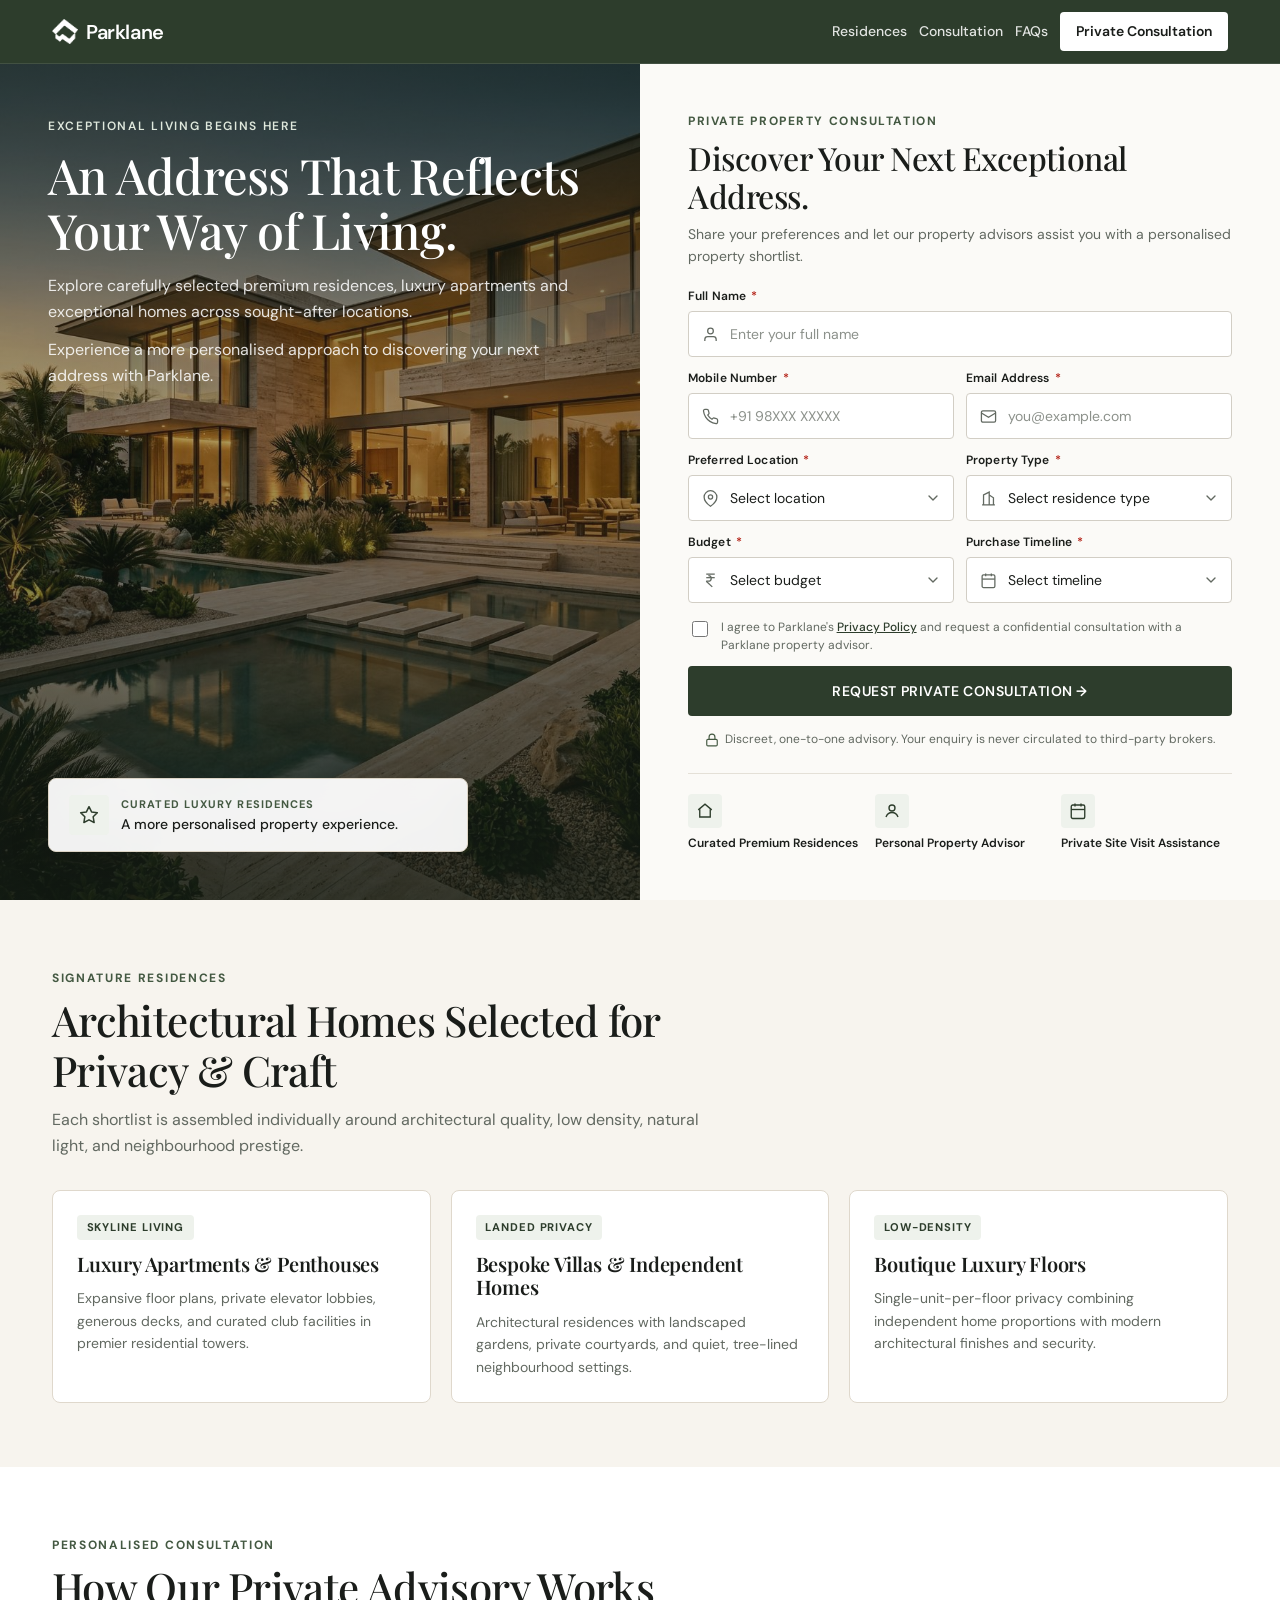
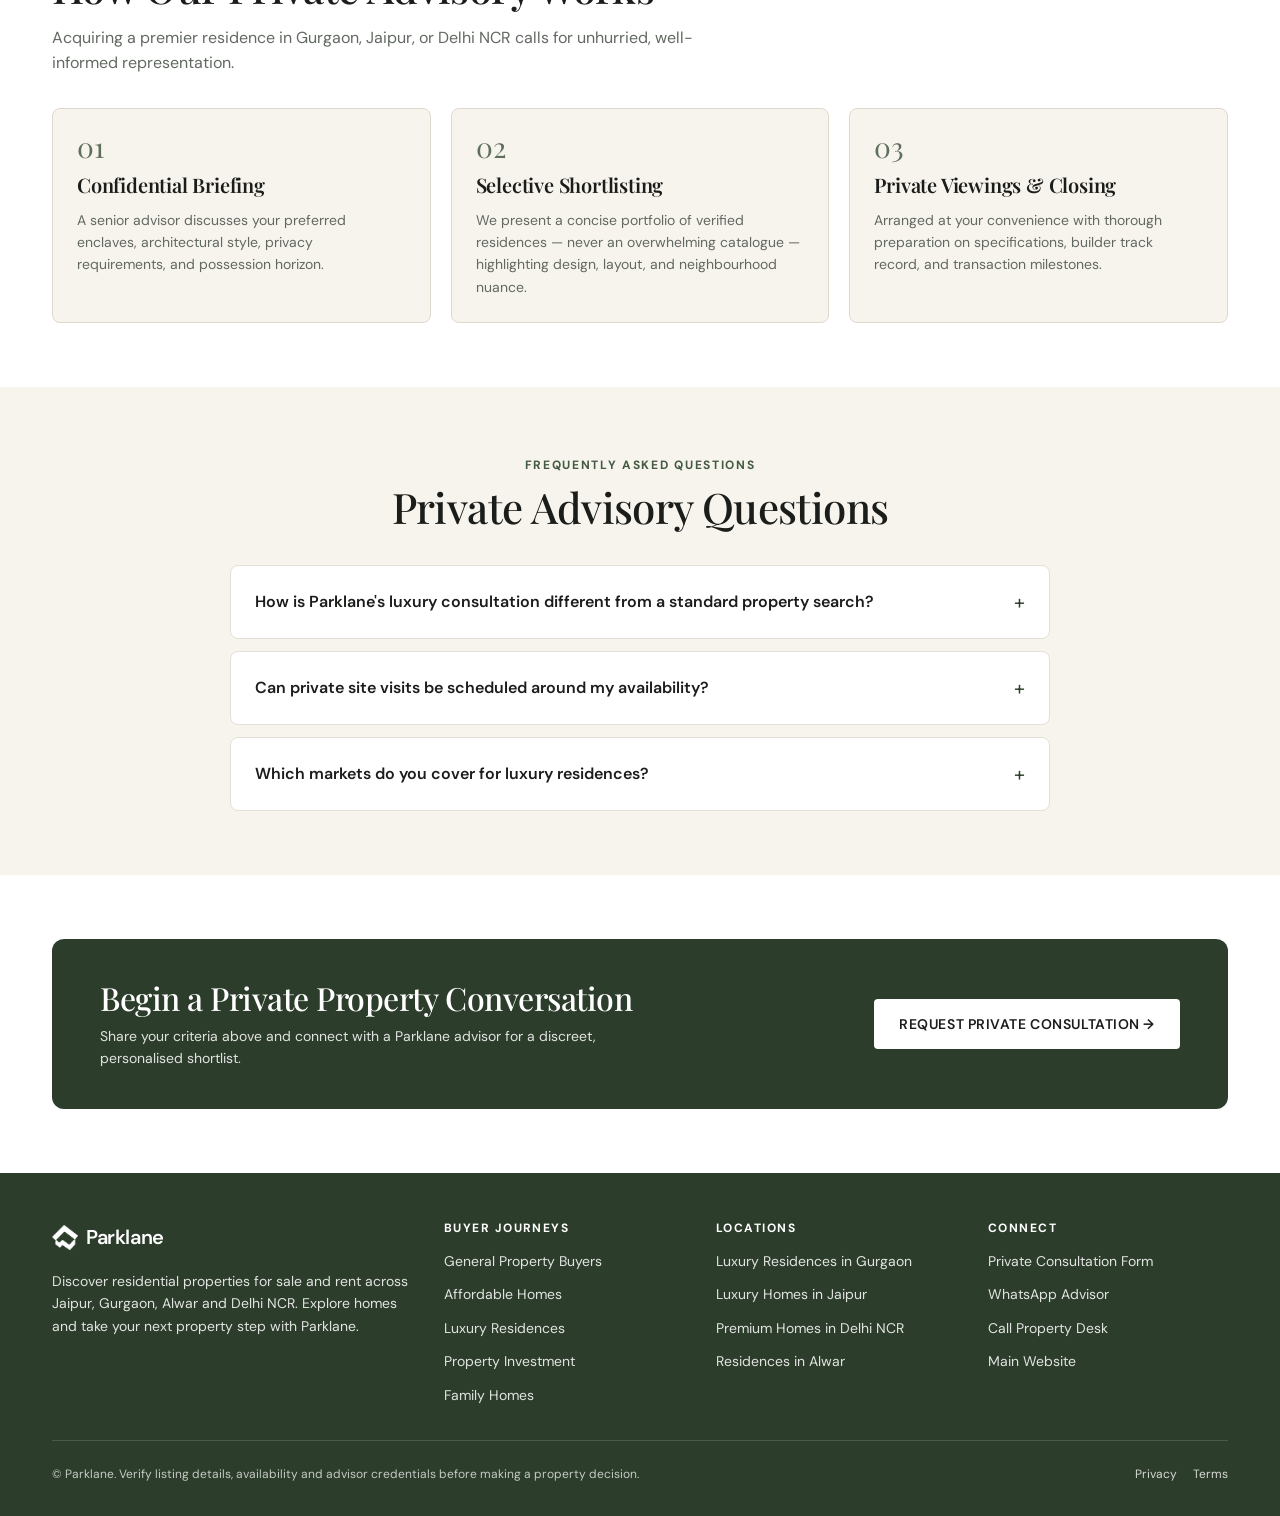
<file: luxury-residences.html>
<!DOCTYPE html>
<html lang="en-IN">
<head>
<script async src="https://www.googletagmanager.com/gtm.js?id=GTM-N5LWZ3RV"></script>
<script>
  window.dataLayer = window.dataLayer || [];
  function gtag(){dataLayer.push(arguments);}
  gtag('js', new Date());
</script>
  <meta charset="UTF-8">
  <link rel="icon" type="image/png" href="assets/icons/parklane-mark-black.png" />
  <meta name="viewport" content="width=device-width, initial-scale=1.0">
  <title>Luxury Residences &amp; Premium Homes in Gurgaon, Jaipur &amp; Delhi NCR | Parklane</title>
  <meta name="description" content="Explore carefully selected luxury apartments, penthouses, villas and bespoke residences across Gurgaon, Jaipur and Delhi NCR with a private Parklane property advisor.">
  <link rel="canonical" href="https://projectweb3002.github.io/parklane.connect/luxury-residences.html">

  <!-- Open Graph -->
  <meta property="og:type" content="website">
  <meta property="og:site_name" content="Parklane Real Estate">
  <meta property="og:title" content="An Address That Reflects Your Way of Living | Parklane Luxury">
  <meta property="og:description" content="Explore carefully selected premium residences, luxury apartments and exceptional homes across sought-after locations.">
  <meta property="og:image" content="https://projectweb3002.github.io/parklane.connect/assets/images/hero-luxury-residences.jpg">
  <meta property="og:url" content="https://projectweb3002.github.io/parklane.connect/luxury-residences.html">

  <!-- Typography -->
  <link rel="preconnect" href="https://fonts.googleapis.com">
  <link rel="preconnect" href="https://fonts.gstatic.com" crossorigin>
  <link href="https://fonts.googleapis.com/css2?family=DM+Sans:ital,opsz,wght@0,9..40,400;0,9..40,500;0,9..40,600;0,9..40,700;1,9..40,400&family=Playfair+Display:ital,wght@0,400;0,500;0,600;1,400&display=swap" rel="stylesheet">

  <!-- Design System Stylesheets -->
  <link rel="stylesheet" href="css/variables.css">
  <link rel="stylesheet" href="css/base.css">
  <link rel="stylesheet" href="css/layout.css">
  <link rel="stylesheet" href="css/components.css">
  <link rel="stylesheet" href="css/landing-pages.css">
</head>
<body class="page-luxury" data-page="luxury-residences">
  <a class="skip-link" href="#enquiry-form">Skip to private consultation form</a>

  <!-- Minimal Conversion Header -->
  <header class="site-header">
    <div class="container site-header__inner">
      <a class="brand-logo" href="index.html" aria-label="Parklane Real Estate Home">
        <img src="assets/icons/parklane-mark-white.png" alt="" aria-hidden="true" />
        <span>Parklane</span>
      </a>
      <nav class="header-actions" aria-label="Primary actions">
        <a class="header-link" href="#signature">Residences</a>
        <a class="header-link" href="#consultation">Consultation</a>
        <a class="header-link" href="#faqs">FAQs</a>
        <a class="header-cta" href="#enquiry-form">Private Consultation</a>
      </nav>
    </div>
  </header>

  <main>
    <!-- Split-Screen Conversion Hero -->
    <section class="split-hero" aria-label="Private luxury residence consultation">
      <!-- Left Editorial Panel -->
      <div class="split-hero__visual">
        <div class="split-hero__media">
          <img
            src="assets/images/hero-luxury-residences.jpg"
            data-hero-image="luxuryResidences"
            alt="Contemporary architectural luxury villa with travertine stone facade, floor-to-ceiling glass, and reflecting pool at twilight"
            width="896"
            height="1200"
            fetchpriority="high"
          >
        </div>

        <div class="split-hero__copy">
          <span class="hero-eyebrow">EXCEPTIONAL LIVING BEGINS HERE</span>
          <h1 class="hero-title">An Address That Reflects Your Way of Living.</h1>
          <p class="hero-subtitle">
            Explore carefully selected premium residences, luxury apartments and exceptional homes across sought-after locations.
          </p>
          <p class="hero-subtitle">
            Experience a more personalised approach to discovering your next address with Parklane.
          </p>
        </div>

        <div class="hero-badge">
          <div class="hero-badge__icon" aria-hidden="true">
            <svg viewBox="0 0 24 24" fill="none" stroke="currentColor" stroke-width="1.8" stroke-linecap="round" stroke-linejoin="round">
              <polygon points="12 2 15.09 8.26 22 9.27 17 14.14 18.18 21.02 12 17.77 5.82 21.02 7 14.14 2 9.27 8.91 8.26 12 2"></polygon>
            </svg>
          </div>
          <div>
            <span class="hero-badge__eyebrow">CURATED LUXURY RESIDENCES</span>
            <p class="hero-badge__text">A more personalised property experience.</p>
          </div>
        </div>
      </div>

      <!-- Right Conversion Form Panel -->
      <div class="split-hero__form-panel" id="enquiry-form">
        <div class="form-panel__inner">
          <span class="form-panel__eyebrow">PRIVATE PROPERTY CONSULTATION</span>
          <h2 class="form-panel__title">Discover Your Next Exceptional Address.</h2>
          <p class="form-panel__subtitle">
            Share your preferences and let our property advisors assist you with a personalised property shortlist.
          </p>

          <form class="lead-form" data-lead-form data-landing-page="luxury-residences" novalidate>
            <div class="form-honeypot" aria-hidden="true">
              <label>Leave this field empty<input type="text" name="website_url" tabindex="-1" autocomplete="off"></label>
            </div>
            <div class="form-grid form-grid--2col">
              <!-- 1. Full Name -->
              <div class="form-field form-field--full">
                <label class="form-label" for="lr-name">Full Name <span class="required-mark" aria-hidden="true">*</span></label>
                <div class="input-wrap">
                  <svg class="input-icon" viewBox="0 0 24 24" fill="none" stroke="currentColor" stroke-width="1.8" aria-hidden="true">
                    <path d="M20 21v-2a4 4 0 0 0-4-4H8a4 4 0 0 0-4 4v2"></path>
                    <circle cx="12" cy="7" r="4"></circle>
                  </svg>
                  <input class="form-input" id="lr-name" name="full_name" type="text" data-validate="name" autocomplete="name" placeholder="Enter your full name" required>
                </div>
                <span class="field-error" aria-live="polite"></span>
              </div>

              <!-- 2. Mobile Number -->
              <div class="form-field">
                <label class="form-label" for="lr-phone">Mobile Number <span class="required-mark" aria-hidden="true">*</span></label>
                <div class="input-wrap">
                  <svg class="input-icon" viewBox="0 0 24 24" fill="none" stroke="currentColor" stroke-width="1.8" aria-hidden="true">
                    <path d="M22 16.92v3a2 2 0 0 1-2.18 2 19.79 19.79 0 0 1-8.63-3.07 19.5 19.5 0 0 1-6-6A19.79 19.79 0 0 1 2.12 4.18 2 2 0 0 1 4.11 2h3a2 2 0 0 1 2 1.72c.12.96.36 1.9.7 2.81a2 2 0 0 1-.45 2.11L8.09 9.91a16 16 0 0 0 6 6l1.27-1.27a2 2 0 0 1 2.11-.45c.91.34 1.85.58 2.81.7A2 2 0 0 1 22 16.92z"></path>
                  </svg>
                  <input class="form-input" id="lr-phone" name="phone" type="tel" inputmode="tel" data-validate="indian-phone" autocomplete="tel" placeholder="+91 98XXX XXXXX" required>
                </div>
                <span class="field-error" aria-live="polite"></span>
              </div>

              <!-- 3. Email Address -->
              <div class="form-field">
                <label class="form-label" for="lr-email">Email Address <span class="required-mark" aria-hidden="true">*</span></label>
                <div class="input-wrap">
                  <svg class="input-icon" viewBox="0 0 24 24" fill="none" stroke="currentColor" stroke-width="1.8" aria-hidden="true">
                    <rect x="2" y="4" width="20" height="16" rx="2"></rect>
                    <path d="m22 7-10 6L2 7"></path>
                  </svg>
                  <input class="form-input" id="lr-email" name="email" type="email" data-validate="email" autocomplete="email" placeholder="you@example.com" required>
                </div>
                <span class="field-error" aria-live="polite"></span>
              </div>

              <!-- 4. Preferred Location -->
              <div class="form-field">
                <label class="form-label" for="lr-city">Preferred Location <span class="required-mark" aria-hidden="true">*</span></label>
                <div class="input-wrap">
                  <svg class="input-icon" viewBox="0 0 24 24" fill="none" stroke="currentColor" stroke-width="1.8" aria-hidden="true">
                    <path d="M21 10c0 7-9 13-9 13s-9-6-9-13a9 9 0 0 1 18 0z"></path>
                    <circle cx="12" cy="10" r="3"></circle>
                  </svg>
                  <select class="form-select" id="lr-city" name="preferred_city" required>
                    <option value="">Select location</option>
                    <option value="Gurgaon">Gurgaon</option>
                    <option value="Jaipur">Jaipur</option>
                    <option value="Delhi NCR">Delhi NCR</option>
                    <option value="Alwar">Alwar</option>
                  </select>
                </div>
                <span class="field-error" aria-live="polite"></span>
              </div>

              <!-- 5. Property Type -->
              <div class="form-field">
                <label class="form-label" for="lr-type">Property Type <span class="required-mark" aria-hidden="true">*</span></label>
                <div class="input-wrap">
                  <svg class="input-icon" viewBox="0 0 24 24" fill="none" stroke="currentColor" stroke-width="1.8" aria-hidden="true">
                    <path d="M3 21h18"></path>
                    <path d="M5 21V7l8-4v18"></path>
                    <path d="M19 21V11l-6-4"></path>
                  </svg>
                  <select class="form-select" id="lr-type" name="property_type" required>
                    <option value="">Select residence type</option>
                    <option value="Luxury apartment">Luxury apartment</option>
                    <option value="Penthouse">Penthouse</option>
                    <option value="Villa">Villa</option>
                    <option value="Independent house">Independent house</option>
                  </select>
                </div>
                <span class="field-error" aria-live="polite"></span>
              </div>

              <!-- 6. Budget -->
              <div class="form-field">
                <label class="form-label" for="lr-budget">Budget <span class="required-mark" aria-hidden="true">*</span></label>
                <div class="input-wrap">
                  <svg class="input-icon" viewBox="0 0 24 24" fill="none" stroke="currentColor" stroke-width="1.8" aria-hidden="true">
                    <path d="M6 3h12"></path>
                    <path d="M6 8h12"></path>
                    <path d="m6 13 8.5 8"></path>
                    <path d="M6 13h3a4 4 0 0 0 0-8"></path>
                  </svg>
                  <select class="form-select" id="lr-budget" name="budget" required>
                    <option value="">Select budget</option>
                    <option value="₹1–2 crore">₹1–2 crore</option>
                    <option value="₹2–5 crore">₹2–5 crore</option>
                    <option value="₹5 crore+">₹5 crore+</option>
                  </select>
                </div>
                <span class="field-error" aria-live="polite"></span>
              </div>

              <!-- 7. Purchase Timeline -->
              <div class="form-field">
                <label class="form-label" for="lr-timeline">Purchase Timeline <span class="required-mark" aria-hidden="true">*</span></label>
                <div class="input-wrap">
                  <svg class="input-icon" viewBox="0 0 24 24" fill="none" stroke="currentColor" stroke-width="1.8" aria-hidden="true">
                    <rect x="3" y="4" width="18" height="18" rx="2"></rect>
                    <line x1="16" y1="2" x2="16" y2="6"></line>
                    <line x1="8" y1="2" x2="8" y2="6"></line>
                    <line x1="3" y1="10" x2="21" y2="10"></line>
                  </svg>
                  <select class="form-select" id="lr-timeline" name="purchase_timeline" required>
                    <option value="">Select timeline</option>
                    <option value="Immediate (0–3 months)">Immediate (0–3 months)</option>
                    <option value="3–6 months">3–6 months</option>
                    <option value="6–12 months">6–12 months</option>
                    <option value="Discreetly exploring">Discreetly exploring</option>
                  </select>
                </div>
                <span class="field-error" aria-live="polite"></span>
              </div>
            </div>

            <input type="hidden" name="purchase_objective" value="Luxury residence acquisition">

            <!-- Privacy Consent (Not Preselected) -->
            <div class="consent-field">
              <label class="consent-label" for="lr-consent">
                <input id="lr-consent" name="privacy_consent" type="checkbox" value="agreed" required>
                <span>I agree to Parklane's <a href="https://projectweb3002.github.io/parklane/privacy.html" data-privacy-link target="_blank" rel="noopener noreferrer">Privacy Policy</a> and request a confidential consultation with a Parklane property advisor.</span>
              </label>
              <span class="field-error" aria-live="polite"></span>
            </div>

            <div class="form-status" data-form-status></div>

            <button class="btn btn--primary" type="submit">
              <span class="btn__spinner" aria-hidden="true"></span>
              <span>REQUEST PRIVATE CONSULTATION &rarr;</span>
            </button>

            <p class="form-privacy-note">
              <svg viewBox="0 0 24 24" fill="none" stroke="currentColor" stroke-width="2" aria-hidden="true">
                <rect x="3" y="11" width="18" height="11" rx="2"></rect>
                <path d="M7 11V7a5 5 0 0 1 10 0v4"></path>
              </svg>
              <span>Discreet, one-to-one advisory. Your enquiry is never circulated to third-party brokers.</span>
            </p>
          </form>

          <!-- Three Bottom Benefits -->
          <div class="benefits-strip" aria-label="Key benefits">
            <div class="benefit-item">
              <div class="benefit-item__icon" aria-hidden="true">
                <svg viewBox="0 0 24 24" fill="none" stroke="currentColor" stroke-width="1.8">
                  <path d="M3 10.5L12 3l9 7.5"></path>
                  <path d="M5 9.5V20h14V9.5"></path>
                </svg>
              </div>
              <span class="benefit-item__label">Curated Premium Residences</span>
            </div>
            <div class="benefit-item">
              <div class="benefit-item__icon" aria-hidden="true">
                <svg viewBox="0 0 24 24" fill="none" stroke="currentColor" stroke-width="1.8">
                  <circle cx="12" cy="8" r="4"></circle>
                  <path d="M4 20c1.5-4 5-6 8-6s6.5 2 8 6"></path>
                </svg>
              </div>
              <span class="benefit-item__label">Personal Property Advisor</span>
            </div>
            <div class="benefit-item">
              <div class="benefit-item__icon" aria-hidden="true">
                <svg viewBox="0 0 24 24" fill="none" stroke="currentColor" stroke-width="1.8">
                  <rect x="3" y="4" width="18" height="18" rx="2"></rect>
                  <line x1="16" y1="2" x2="16" y2="6"></line>
                  <line x1="8" y1="2" x2="8" y2="6"></line>
                  <line x1="3" y1="10" x2="21" y2="10"></line>
                </svg>
              </div>
              <span class="benefit-item__label">Private Site Visit Assistance</span>
            </div>
          </div>
        </div>
      </div>
    </section>

    <!-- Signature Residence Formats -->
    <section class="section section--ivory" id="signature">
      <div class="container">
        <div class="section-header reveal">
          <span class="section-eyebrow">SIGNATURE RESIDENCES</span>
          <h2 class="section-title">Architectural Homes Selected for Privacy &amp; Craft</h2>
          <p class="section-lead">
            Each shortlist is assembled individually around architectural quality, low density, natural light, and neighbourhood prestige.
          </p>
        </div>

        <div class="grid-3">
          <article class="card reveal">
            <span class="card__tag">Skyline Living</span>
            <h3 class="card__title">Luxury Apartments &amp; Penthouses</h3>
            <p class="card__text">Expansive floor plans, private elevator lobbies, generous decks, and curated club facilities in premier residential towers.</p>
          </article>

          <article class="card reveal">
            <span class="card__tag">Landed Privacy</span>
            <h3 class="card__title">Bespoke Villas &amp; Independent Homes</h3>
            <p class="card__text">Architectural residences with landscaped gardens, private courtyards, and quiet, tree-lined neighbourhood settings.</p>
          </article>

          <article class="card reveal">
            <span class="card__tag">Low-Density</span>
            <h3 class="card__title">Boutique Luxury Floors</h3>
            <p class="card__text">Single-unit-per-floor privacy combining independent home proportions with modern architectural finishes and security.</p>
          </article>
        </div>
      </div>
    </section>

    <!-- Luxury Lifestyle Highlights & Premium Locations -->
    <section class="section section--white" id="consultation">
      <div class="container">
        <div class="section-header reveal">
          <span class="section-eyebrow">PERSONALISED CONSULTATION</span>
          <h2 class="section-title">How Our Private Advisory Works</h2>
          <p class="section-lead">
            Acquiring a premier residence in Gurgaon, Jaipur, or Delhi NCR calls for unhurried, well-informed representation.
          </p>
        </div>

        <div class="grid-3">
          <article class="card card--ivory reveal">
            <span class="step-number">01</span>
            <h3 class="card__title">Confidential Briefing</h3>
            <p class="card__text">A senior advisor discusses your preferred enclaves, architectural style, privacy requirements, and possession horizon.</p>
          </article>

          <article class="card card--ivory reveal">
            <span class="step-number">02</span>
            <h3 class="card__title">Selective Shortlisting</h3>
            <p class="card__text">We present a concise portfolio of verified residences — never an overwhelming catalogue — highlighting design, layout, and neighbourhood nuance.</p>
          </article>

          <article class="card card--ivory reveal">
            <span class="step-number">03</span>
            <h3 class="card__title">Private Viewings &amp; Closing</h3>
            <p class="card__text">Arranged at your convenience with thorough preparation on specifications, builder track record, and transaction milestones.</p>
          </article>
        </div>
      </div>
    </section>

    <!-- FAQs -->
    <section class="section section--ivory" id="faqs">
      <div class="container">
        <div class="section-header section-header--center reveal">
          <span class="section-eyebrow">FREQUENTLY ASKED QUESTIONS</span>
          <h2 class="section-title">Private Advisory Questions</h2>
        </div>

        <div class="faq-list">
          <details class="faq-item reveal">
            <summary>How is Parklane's luxury consultation different from a standard property search?</summary>
            <div class="faq-item__body">
              You work with a dedicated advisor who curates a small, relevant selection of verified residences based on your architectural and location criteria, rather than sifting through broad public listings.
            </div>
          </details>

          <details class="faq-item reveal">
            <summary>Can private site visits be scheduled around my availability?</summary>
            <div class="faq-item__body">
              Yes. Once you approve the shortlisted residences, your advisor coordinates private, pre-scheduled viewings at times convenient for you and your family.
            </div>
          </details>

          <details class="faq-item reveal">
            <summary>Which markets do you cover for luxury residences?</summary>
            <div class="faq-item__body">
              Our advisory covers premier residential enclaves across Gurgaon, Jaipur, Delhi NCR, and select locations in Alwar.
            </div>
          </details>
        </div>
      </div>
    </section>

    <!-- Bottom CTA -->
    <section class="section section--white">
      <div class="container">
        <div class="cta-band reveal">
          <div>
            <h2 class="cta-band__title">Begin a Private Property Conversation</h2>
            <p class="cta-band__text">Share your criteria above and connect with a Parklane advisor for a discreet, personalised shortlist.</p>
          </div>
          <a class="btn btn--light" href="#enquiry-form">REQUEST PRIVATE CONSULTATION &rarr;</a>
        </div>
      </div>
    </section>
  </main>

  <!-- Parklane Brand Footer -->
  <footer class="site-footer">
    <div class="container">
      <div class="footer-grid">
        <div class="footer-brand">
          <a class="brand-logo" href="index.html">
            <img src="assets/icons/parklane-mark-white.png" alt="" aria-hidden="true" />
            <span>Parklane</span>
          </a>
          <p>Discover residential properties for sale and rent across Jaipur, Gurgaon, Alwar and Delhi NCR. Explore homes and take your next property step with Parklane.</p>
        </div>

        <div>
          <h3 class="footer-heading">Buyer Journeys</h3>
          <ul class="footer-links">
            <li><a href="property-buyers.html">General Property Buyers</a></li>
            <li><a href="affordable-homes.html">Affordable Homes</a></li>
            <li><a href="luxury-residences.html">Luxury Residences</a></li>
            <li><a href="property-investment.html">Property Investment</a></li>
            <li><a href="family-homes.html">Family Homes</a></li>
          </ul>
        </div>

        <div>
          <h3 class="footer-heading">Locations</h3>
          <ul class="footer-links">
            <li><a href="#enquiry-form">Luxury Residences in Gurgaon</a></li>
            <li><a href="#enquiry-form">Luxury Homes in Jaipur</a></li>
            <li><a href="#enquiry-form">Premium Homes in Delhi NCR</a></li>
            <li><a href="#enquiry-form">Residences in Alwar</a></li>
          </ul>
        </div>

        <div>
          <h3 class="footer-heading">Connect</h3>
          <ul class="footer-links">
            <li><a href="#enquiry-form">Private Consultation Form</a></li>
            <li><a href="#enquiry-form" data-whatsapp-link>WhatsApp Advisor</a></li>
            <li><a href="#enquiry-form" data-phone-link>Call Property Desk</a></li>
            <li><a href="https://projectweb3002.github.io/parklane/index.html" target="_blank" rel="noopener noreferrer">Main Website</a></li>
          </ul>
        </div>
      </div>

      <div class="footer-bottom">
        <p>&copy; Parklane. Verify listing details, availability and advisor credentials before making a property decision.</p>
        <div class="footer-legal-links">
          <a href="https://projectweb3002.github.io/parklane/privacy.html" data-privacy-link target="_blank" rel="noopener noreferrer">Privacy</a>
          <a href="https://projectweb3002.github.io/parklane/terms.html" data-terms-link target="_blank" rel="noopener noreferrer">Terms</a>
        </div>
      </div>
    </div>
  </footer>

  <script src="config/config.js" defer></script>
  <script src="js/tracking.js" defer></script>
  <script src="js/forms.js" defer></script>
  <script src="js/main.js" defer></script>
</body>
</html>
</file>
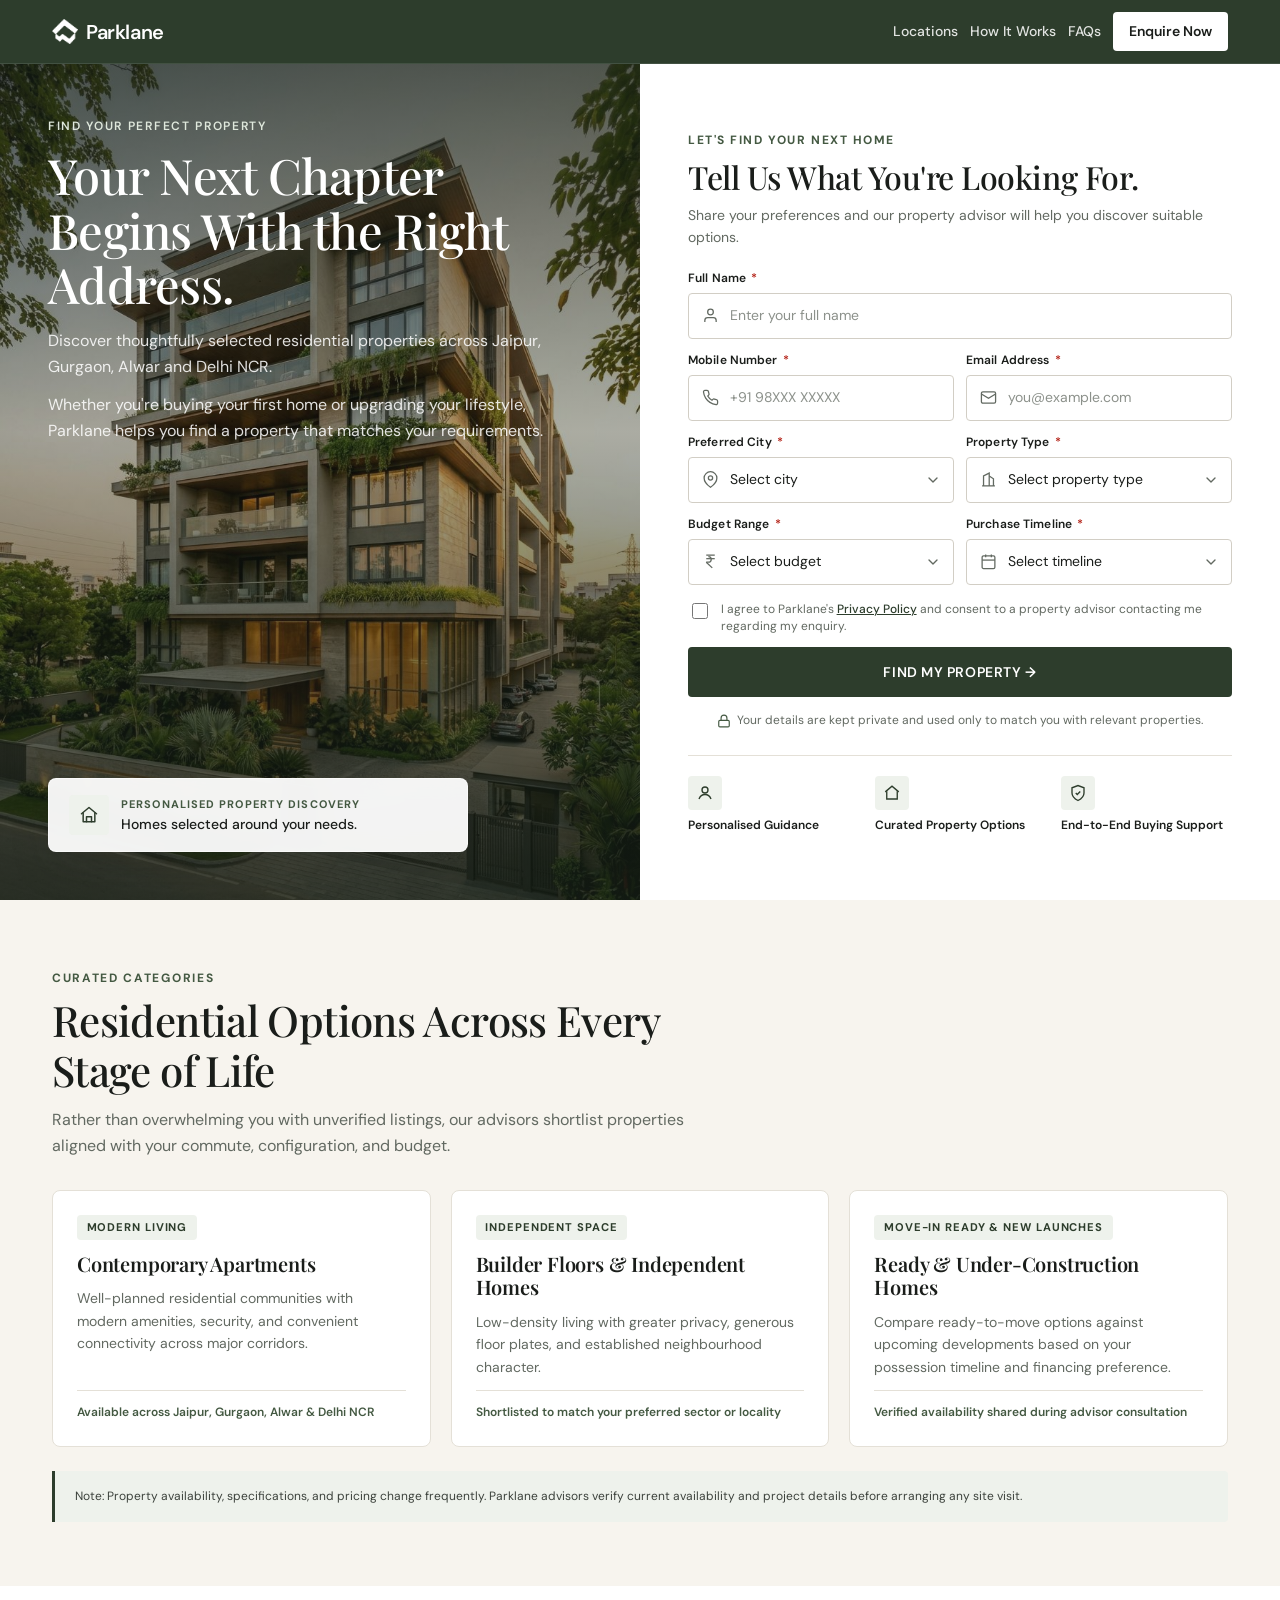
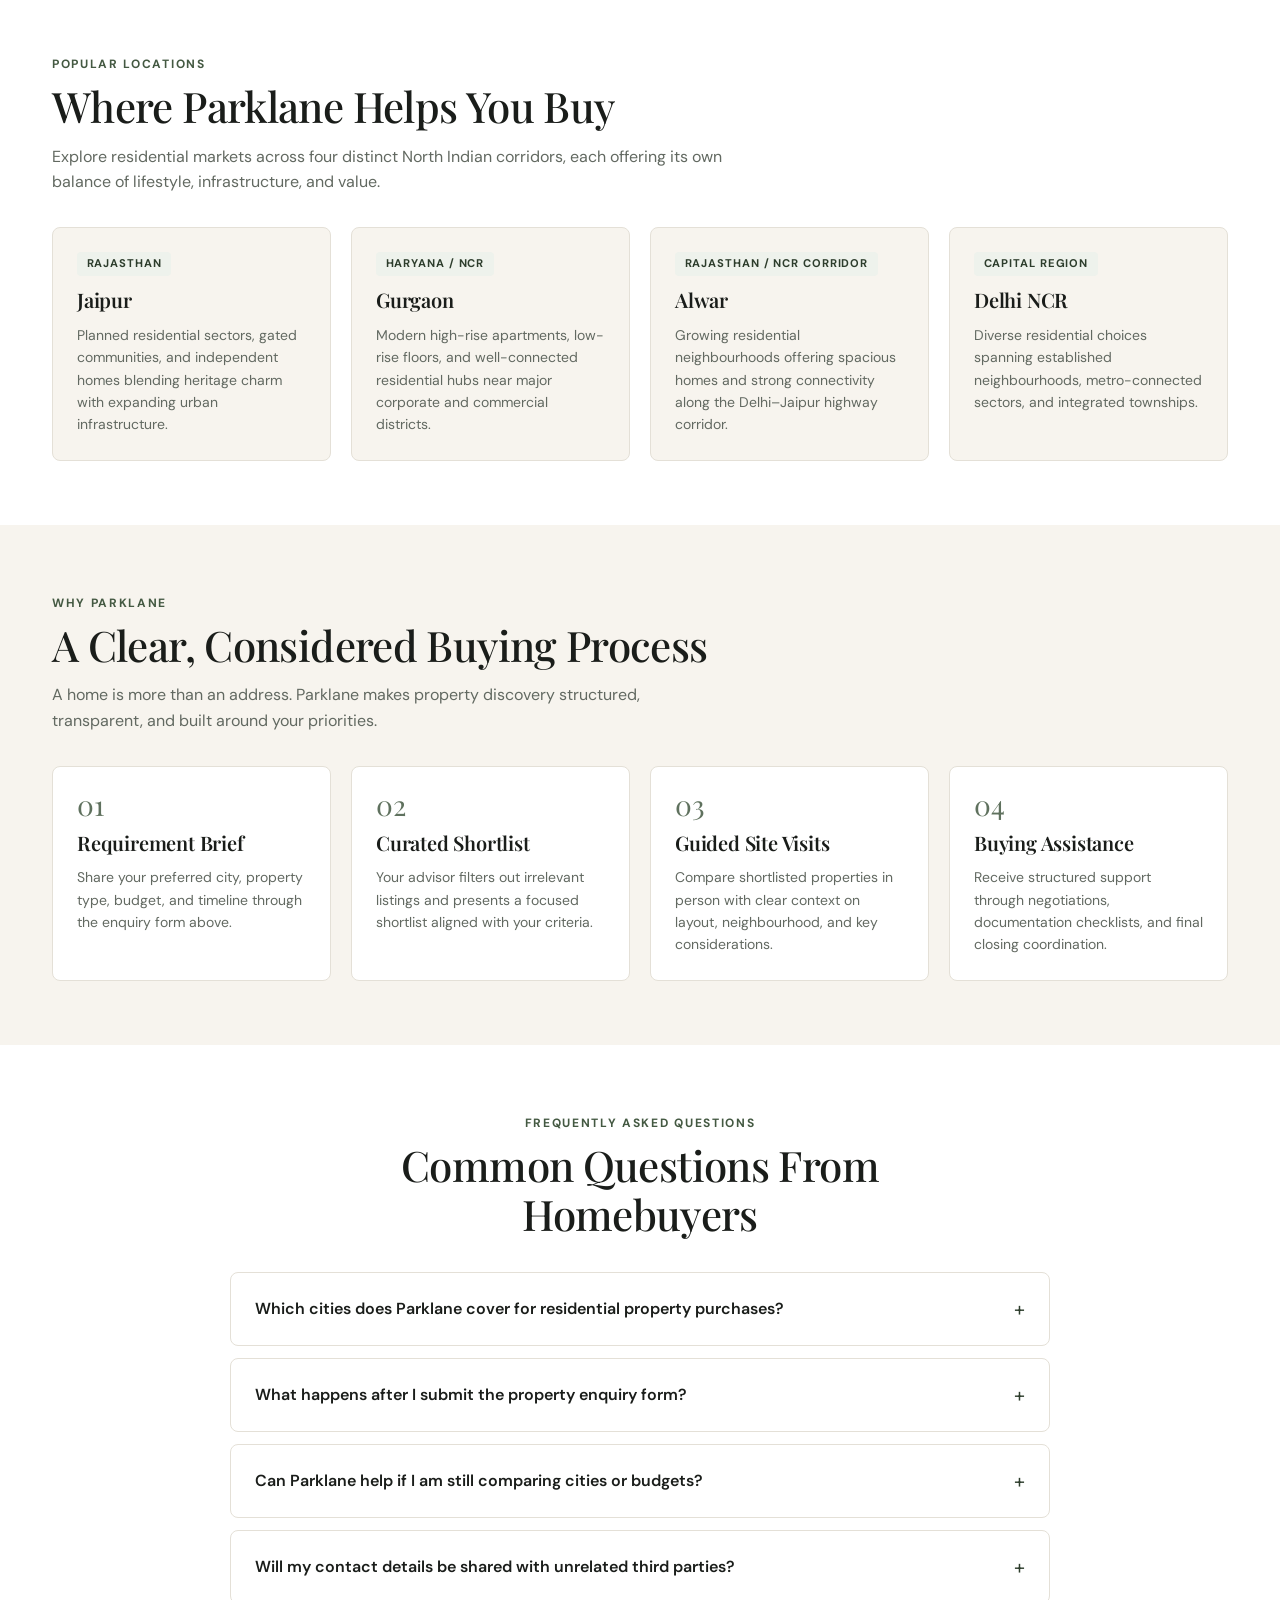
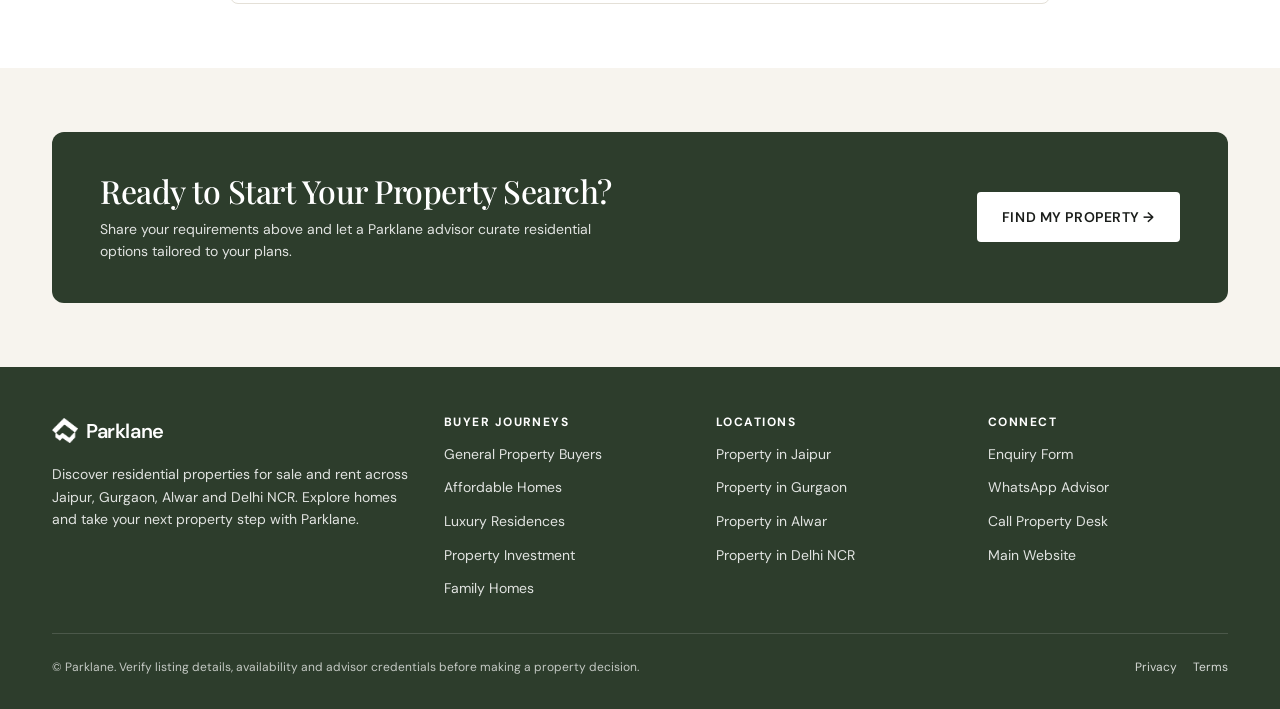
<file: property-buyers.html>
<!DOCTYPE html>
<html lang="en-IN">
<head>
<script async src="https://www.googletagmanager.com/gtm.js?id=GTM-N5LWZ3RV"></script>
<script>
  window.dataLayer = window.dataLayer || [];
  function gtag(){dataLayer.push(arguments);}
  gtag('js', new Date());
</script>
  <meta charset="UTF-8">
  <link rel="icon" type="image/png" href="assets/icons/parklane-mark-black.png" />
  <meta name="viewport" content="width=device-width, initial-scale=1.0">
  <title>Residential Properties in Jaipur, Gurgaon, Alwar &amp; Delhi NCR | Parklane Real Estate</title>
  <meta name="description" content="Discover thoughtfully selected residential properties across Jaipur, Gurgaon, Alwar and Delhi NCR. Get personalised property guidance and end-to-end buying support from Parklane.">
  <link rel="canonical" href="https://projectweb3002.github.io/parklane.connect/property-buyers.html">

  <!-- Open Graph -->
  <meta property="og:type" content="website">
  <meta property="og:site_name" content="Parklane Real Estate">
  <meta property="og:title" content="Your Next Chapter Begins With the Right Address | Parklane">
  <meta property="og:description" content="Discover thoughtfully selected residential properties across Jaipur, Gurgaon, Alwar and Delhi NCR with personalised advisor guidance.">
  <meta property="og:image" content="https://projectweb3002.github.io/parklane.connect/assets/images/hero-property-buyers.jpg">
  <meta property="og:url" content="https://projectweb3002.github.io/parklane.connect/property-buyers.html">

  <!-- Typography -->
  <link rel="preconnect" href="https://fonts.googleapis.com">
  <link rel="preconnect" href="https://fonts.gstatic.com" crossorigin>
  <link href="https://fonts.googleapis.com/css2?family=DM+Sans:ital,opsz,wght@0,9..40,400;0,9..40,500;0,9..40,600;0,9..40,700;1,9..40,400&family=Playfair+Display:ital,wght@0,400;0,500;0,600;1,400&display=swap" rel="stylesheet">

  <!-- Design System Stylesheets -->
  <link rel="stylesheet" href="css/variables.css">
  <link rel="stylesheet" href="css/base.css">
  <link rel="stylesheet" href="css/layout.css">
  <link rel="stylesheet" href="css/components.css">
  <link rel="stylesheet" href="css/landing-pages.css">
</head>
<body data-page="property-buyers">
  <a class="skip-link" href="#enquiry-form">Skip to enquiry form</a>

  <!-- Minimal Conversion Header -->
  <header class="site-header">
    <div class="container site-header__inner">
      <a class="brand-logo" href="index.html" aria-label="Parklane Real Estate Home">
        <img src="assets/icons/parklane-mark-white.png" alt="" aria-hidden="true" />
        <span>Parklane</span>
      </a>
      <nav class="header-actions" aria-label="Primary actions">
        <a class="header-link" href="#locations">Locations</a>
        <a class="header-link" href="#buying-process">How It Works</a>
        <a class="header-link" href="#faqs">FAQs</a>
        <a class="header-cta" href="#enquiry-form">Enquire Now</a>
      </nav>
    </div>
  </header>

  <main>
    <!-- Split-Screen Conversion Hero -->
    <section class="split-hero" aria-label="Property enquiry">
      <!-- Left Editorial Panel -->
      <div class="split-hero__visual">
        <div class="split-hero__media">
          <img
            src="assets/images/hero-property-buyers.jpg"
            data-hero-image="propertyBuyers"
            alt="Contemporary residential apartment building with stone and glass balconies in warm natural sunlight"
            width="896"
            height="1200"
            fetchpriority="high"
          >
        </div>

        <div class="split-hero__copy">
          <span class="hero-eyebrow">FIND YOUR PERFECT PROPERTY</span>
          <h1 class="hero-title">Your Next Chapter Begins With the Right Address.</h1>
          <p class="hero-subtitle">
            Discover thoughtfully selected residential properties across Jaipur, Gurgaon, Alwar and Delhi NCR.
          </p>
          <p class="hero-subtitle">
            Whether you're buying your first home or upgrading your lifestyle, Parklane helps you find a property that matches your requirements.
          </p>
        </div>

        <div class="hero-badge">
          <div class="hero-badge__icon" aria-hidden="true">
            <svg viewBox="0 0 24 24" fill="none" stroke="currentColor" stroke-width="1.8" stroke-linecap="round" stroke-linejoin="round">
              <path d="M3 10.5L12 3l9 7.5"></path>
              <path d="M5 9.5V20h14V9.5"></path>
              <path d="M9 20v-6h6v6"></path>
            </svg>
          </div>
          <div>
            <span class="hero-badge__eyebrow">PERSONALISED PROPERTY DISCOVERY</span>
            <p class="hero-badge__text">Homes selected around your needs.</p>
          </div>
        </div>
      </div>

      <!-- Right Conversion Form Panel -->
      <div class="split-hero__form-panel" id="enquiry-form">
        <div class="form-panel__inner">
          <span class="form-panel__eyebrow">LET'S FIND YOUR NEXT HOME</span>
          <h2 class="form-panel__title">Tell Us What You're Looking For.</h2>
          <p class="form-panel__subtitle">
            Share your preferences and our property advisor will help you discover suitable options.
          </p>

          <form class="lead-form" data-lead-form data-landing-page="property-buyers" novalidate>
            <div class="form-honeypot" aria-hidden="true">
              <label>Leave this field empty<input type="text" name="website_url" tabindex="-1" autocomplete="off"></label>
            </div>
            <div class="form-grid form-grid--2col">
              <!-- 1. Full Name -->
              <div class="form-field form-field--full">
                <label class="form-label" for="pb-name">Full Name <span class="required-mark" aria-hidden="true">*</span></label>
                <div class="input-wrap">
                  <svg class="input-icon" viewBox="0 0 24 24" fill="none" stroke="currentColor" stroke-width="1.8" aria-hidden="true">
                    <path d="M20 21v-2a4 4 0 0 0-4-4H8a4 4 0 0 0-4 4v2"></path>
                    <circle cx="12" cy="7" r="4"></circle>
                  </svg>
                  <input class="form-input" id="pb-name" name="full_name" type="text" data-validate="name" autocomplete="name" placeholder="Enter your full name" required>
                </div>
                <span class="field-error" aria-live="polite"></span>
              </div>

              <!-- 2. Mobile Number -->
              <div class="form-field">
                <label class="form-label" for="pb-phone">Mobile Number <span class="required-mark" aria-hidden="true">*</span></label>
                <div class="input-wrap">
                  <svg class="input-icon" viewBox="0 0 24 24" fill="none" stroke="currentColor" stroke-width="1.8" aria-hidden="true">
                    <path d="M22 16.92v3a2 2 0 0 1-2.18 2 19.79 19.79 0 0 1-8.63-3.07 19.5 19.5 0 0 1-6-6A19.79 19.79 0 0 1 2.12 4.18 2 2 0 0 1 4.11 2h3a2 2 0 0 1 2 1.72c.12.96.36 1.9.7 2.81a2 2 0 0 1-.45 2.11L8.09 9.91a16 16 0 0 0 6 6l1.27-1.27a2 2 0 0 1 2.11-.45c.91.34 1.85.58 2.81.7A2 2 0 0 1 22 16.92z"></path>
                  </svg>
                  <input class="form-input" id="pb-phone" name="phone" type="tel" inputmode="tel" data-validate="indian-phone" autocomplete="tel" placeholder="+91 98XXX XXXXX" required>
                </div>
                <span class="field-error" aria-live="polite"></span>
              </div>

              <!-- 3. Email Address -->
              <div class="form-field">
                <label class="form-label" for="pb-email">Email Address <span class="required-mark" aria-hidden="true">*</span></label>
                <div class="input-wrap">
                  <svg class="input-icon" viewBox="0 0 24 24" fill="none" stroke="currentColor" stroke-width="1.8" aria-hidden="true">
                    <rect x="2" y="4" width="20" height="16" rx="2"></rect>
                    <path d="m22 7-10 6L2 7"></path>
                  </svg>
                  <input class="form-input" id="pb-email" name="email" type="email" data-validate="email" autocomplete="email" placeholder="you@example.com" required>
                </div>
                <span class="field-error" aria-live="polite"></span>
              </div>

              <!-- 4. Preferred City -->
              <div class="form-field">
                <label class="form-label" for="pb-city">Preferred City <span class="required-mark" aria-hidden="true">*</span></label>
                <div class="input-wrap">
                  <svg class="input-icon" viewBox="0 0 24 24" fill="none" stroke="currentColor" stroke-width="1.8" aria-hidden="true">
                    <path d="M21 10c0 7-9 13-9 13s-9-6-9-13a9 9 0 0 1 18 0z"></path>
                    <circle cx="12" cy="10" r="3"></circle>
                  </svg>
                  <select class="form-select" id="pb-city" name="preferred_city" required>
                    <option value="">Select city</option>
                    <option value="Jaipur">Jaipur</option>
                    <option value="Gurgaon">Gurgaon</option>
                    <option value="Alwar">Alwar</option>
                    <option value="Delhi NCR">Delhi NCR</option>
                  </select>
                </div>
                <span class="field-error" aria-live="polite"></span>
              </div>

              <!-- 5. Property Type -->
              <div class="form-field">
                <label class="form-label" for="pb-type">Property Type <span class="required-mark" aria-hidden="true">*</span></label>
                <div class="input-wrap">
                  <svg class="input-icon" viewBox="0 0 24 24" fill="none" stroke="currentColor" stroke-width="1.8" aria-hidden="true">
                    <path d="M3 21h18"></path>
                    <path d="M5 21V7l8-4v18"></path>
                    <path d="M19 21V11l-6-4"></path>
                  </svg>
                  <select class="form-select" id="pb-type" name="property_type" required>
                    <option value="">Select property type</option>
                    <option value="Apartment / Flat">Apartment / Flat</option>
                    <option value="Builder Floor">Builder Floor</option>
                    <option value="Independent House">Independent House</option>
                    <option value="Villa">Villa</option>
                    <option value="Residential Plot">Residential Plot</option>
                  </select>
                </div>
                <span class="field-error" aria-live="polite"></span>
              </div>

              <!-- 6. Budget Range -->
              <div class="form-field">
                <label class="form-label" for="pb-budget">Budget Range <span class="required-mark" aria-hidden="true">*</span></label>
                <div class="input-wrap">
                  <svg class="input-icon" viewBox="0 0 24 24" fill="none" stroke="currentColor" stroke-width="1.8" aria-hidden="true">
                    <path d="M6 3h12"></path>
                    <path d="M6 8h12"></path>
                    <path d="m6 13 8.5 8"></path>
                    <path d="M6 13h3a4 4 0 0 0 0-8"></path>
                  </svg>
                  <select class="form-select" id="pb-budget" name="budget" required>
                    <option value="">Select budget</option>
                    <option value="Under ₹50 lakh">Under ₹50 lakh</option>
                    <option value="₹50 lakh – ₹1 crore">₹50 lakh – ₹1 crore</option>
                    <option value="₹1 crore – ₹2 crore">₹1 crore – ₹2 crore</option>
                    <option value="₹2 crore – ₹5 crore">₹2 crore – ₹5 crore</option>
                    <option value="Above ₹5 crore">Above ₹5 crore</option>
                  </select>
                </div>
                <span class="field-error" aria-live="polite"></span>
              </div>

              <!-- 7. Purchase Timeline -->
              <div class="form-field">
                <label class="form-label" for="pb-timeline">Purchase Timeline <span class="required-mark" aria-hidden="true">*</span></label>
                <div class="input-wrap">
                  <svg class="input-icon" viewBox="0 0 24 24" fill="none" stroke="currentColor" stroke-width="1.8" aria-hidden="true">
                    <rect x="3" y="4" width="18" height="18" rx="2"></rect>
                    <line x1="16" y1="2" x2="16" y2="6"></line>
                    <line x1="8" y1="2" x2="8" y2="6"></line>
                    <line x1="3" y1="10" x2="21" y2="10"></line>
                  </svg>
                  <select class="form-select" id="pb-timeline" name="purchase_timeline" required>
                    <option value="">Select timeline</option>
                    <option value="Immediately (0–3 months)">Immediately (0–3 months)</option>
                    <option value="3–6 months">3–6 months</option>
                    <option value="6–12 months">6–12 months</option>
                    <option value="Exploring options">Exploring options</option>
                  </select>
                </div>
                <span class="field-error" aria-live="polite"></span>
              </div>
            </div>

            <input type="hidden" name="purchase_objective" value="General residential purchase">

            <!-- Privacy Consent (Not Preselected) -->
            <div class="consent-field">
              <label class="consent-label" for="pb-consent">
                <input id="pb-consent" name="privacy_consent" type="checkbox" value="agreed" required>
                <span>I agree to Parklane's <a href="https://projectweb3002.github.io/parklane/privacy.html" data-privacy-link target="_blank" rel="noopener noreferrer">Privacy Policy</a> and consent to a property advisor contacting me regarding my enquiry.</span>
              </label>
              <span class="field-error" aria-live="polite"></span>
            </div>

            <div class="form-status" data-form-status></div>

            <button class="btn btn--primary" type="submit">
              <span class="btn__spinner" aria-hidden="true"></span>
              <span>FIND MY PROPERTY &rarr;</span>
            </button>

            <p class="form-privacy-note">
              <svg viewBox="0 0 24 24" fill="none" stroke="currentColor" stroke-width="2" aria-hidden="true">
                <rect x="3" y="11" width="18" height="11" rx="2"></rect>
                <path d="M7 11V7a5 5 0 0 1 10 0v4"></path>
              </svg>
              <span>Your details are kept private and used only to match you with relevant properties.</span>
            </p>
          </form>

          <!-- Three Bottom Benefits -->
          <div class="benefits-strip" aria-label="Key benefits">
            <div class="benefit-item">
              <div class="benefit-item__icon" aria-hidden="true">
                <svg viewBox="0 0 24 24" fill="none" stroke="currentColor" stroke-width="1.8">
                  <circle cx="12" cy="8" r="4"></circle>
                  <path d="M4 20c1.5-4 5-6 8-6s6.5 2 8 6"></path>
                </svg>
              </div>
              <span class="benefit-item__label">Personalised Guidance</span>
            </div>
            <div class="benefit-item">
              <div class="benefit-item__icon" aria-hidden="true">
                <svg viewBox="0 0 24 24" fill="none" stroke="currentColor" stroke-width="1.8">
                  <path d="M3 10.5L12 3l9 7.5"></path>
                  <path d="M5 9.5V20h14V9.5"></path>
                </svg>
              </div>
              <span class="benefit-item__label">Curated Property Options</span>
            </div>
            <div class="benefit-item">
              <div class="benefit-item__icon" aria-hidden="true">
                <svg viewBox="0 0 24 24" fill="none" stroke="currentColor" stroke-width="1.8">
                  <path d="M12 22s8-4 8-10V5l-8-3-8 3v7c0 6 8 10 8 10z"></path>
                  <path d="m9 12 2 2 4-4"></path>
                </svg>
              </div>
              <span class="benefit-item__label">End-to-End Buying Support</span>
            </div>
          </div>
        </div>
      </div>
    </section>

    <!-- Featured Residential Categories -->
    <section class="section section--ivory" id="featured">
      <div class="container">
        <div class="section-header reveal">
          <span class="section-eyebrow">CURATED CATEGORIES</span>
          <h2 class="section-title">Residential Options Across Every Stage of Life</h2>
          <p class="section-lead">
            Rather than overwhelming you with unverified listings, our advisors shortlist properties aligned with your commute, configuration, and budget.
          </p>
        </div>

        <div class="grid-3">
          <article class="card reveal">
            <span class="card__tag">Modern Living</span>
            <h3 class="card__title">Contemporary Apartments</h3>
            <p class="card__text">Well-planned residential communities with modern amenities, security, and convenient connectivity across major corridors.</p>
            <div class="card__meta">Available across Jaipur, Gurgaon, Alwar &amp; Delhi NCR</div>
          </article>

          <article class="card reveal">
            <span class="card__tag">Independent Space</span>
            <h3 class="card__title">Builder Floors &amp; Independent Homes</h3>
            <p class="card__text">Low-density living with greater privacy, generous floor plates, and established neighbourhood character.</p>
            <div class="card__meta">Shortlisted to match your preferred sector or locality</div>
          </article>

          <article class="card reveal">
            <span class="card__tag">Move-In Ready &amp; New Launches</span>
            <h3 class="card__title">Ready &amp; Under-Construction Homes</h3>
            <p class="card__text">Compare ready-to-move options against upcoming developments based on your possession timeline and financing preference.</p>
            <div class="card__meta">Verified availability shared during advisor consultation</div>
          </article>
        </div>

        <p class="disclaimer-note">
          Note: Property availability, specifications, and pricing change frequently. Parklane advisors verify current availability and project details before arranging any site visit.
        </p>
      </div>
    </section>

    <!-- Popular Locations -->
    <section class="section section--white" id="locations">
      <div class="container">
        <div class="section-header reveal">
          <span class="section-eyebrow">POPULAR LOCATIONS</span>
          <h2 class="section-title">Where Parklane Helps You Buy</h2>
          <p class="section-lead">
            Explore residential markets across four distinct North Indian corridors, each offering its own balance of lifestyle, infrastructure, and value.
          </p>
        </div>

        <div class="grid-4">
          <article class="card card--ivory reveal">
            <span class="card__tag">Rajasthan</span>
            <h3 class="card__title">Jaipur</h3>
            <p class="card__text">Planned residential sectors, gated communities, and independent homes blending heritage charm with expanding urban infrastructure.</p>
          </article>

          <article class="card card--ivory reveal">
            <span class="card__tag">Haryana / NCR</span>
            <h3 class="card__title">Gurgaon</h3>
            <p class="card__text">Modern high-rise apartments, low-rise floors, and well-connected residential hubs near major corporate and commercial districts.</p>
          </article>

          <article class="card card--ivory reveal">
            <span class="card__tag">Rajasthan / NCR Corridor</span>
            <h3 class="card__title">Alwar</h3>
            <p class="card__text">Growing residential neighbourhoods offering spacious homes and strong connectivity along the Delhi–Jaipur highway corridor.</p>
          </article>

          <article class="card card--ivory reveal">
            <span class="card__tag">Capital Region</span>
            <h3 class="card__title">Delhi NCR</h3>
            <p class="card__text">Diverse residential choices spanning established neighbourhoods, metro-connected sectors, and integrated townships.</p>
          </article>
        </div>
      </div>
    </section>

    <!-- Why Parklane & Buying Process -->
    <section class="section section--ivory" id="buying-process">
      <div class="container">
        <div class="section-header reveal">
          <span class="section-eyebrow">WHY PARKLANE</span>
          <h2 class="section-title">A Clear, Considered Buying Process</h2>
          <p class="section-lead">
            A home is more than an address. Parklane makes property discovery structured, transparent, and built around your priorities.
          </p>
        </div>

        <div class="grid-4">
          <article class="card reveal">
            <span class="step-number">01</span>
            <h3 class="card__title">Requirement Brief</h3>
            <p class="card__text">Share your preferred city, property type, budget, and timeline through the enquiry form above.</p>
          </article>

          <article class="card reveal">
            <span class="step-number">02</span>
            <h3 class="card__title">Curated Shortlist</h3>
            <p class="card__text">Your advisor filters out irrelevant listings and presents a focused shortlist aligned with your criteria.</p>
          </article>

          <article class="card reveal">
            <span class="step-number">03</span>
            <h3 class="card__title">Guided Site Visits</h3>
            <p class="card__text">Compare shortlisted properties in person with clear context on layout, neighbourhood, and key considerations.</p>
          </article>

          <article class="card reveal">
            <span class="step-number">04</span>
            <h3 class="card__title">Buying Assistance</h3>
            <p class="card__text">Receive structured support through negotiations, documentation checklists, and final closing coordination.</p>
          </article>
        </div>
      </div>
    </section>

    <!-- FAQs -->
    <section class="section section--white" id="faqs">
      <div class="container">
        <div class="section-header section-header--center reveal">
          <span class="section-eyebrow">FREQUENTLY ASKED QUESTIONS</span>
          <h2 class="section-title">Common Questions From Homebuyers</h2>
        </div>

        <div class="faq-list">
          <details class="faq-item reveal">
            <summary>Which cities does Parklane cover for residential property purchases?</summary>
            <div class="faq-item__body">
              Parklane assists residential buyers across Jaipur, Gurgaon, Alwar, and the wider Delhi NCR region, covering apartments, builder floors, independent houses, villas, and residential plots.
            </div>
          </details>

          <details class="faq-item reveal">
            <summary>What happens after I submit the property enquiry form?</summary>
            <div class="faq-item__body">
              A dedicated Parklane property advisor reviews your city, property type, budget, and timeline preferences, then contacts you to clarify any finer details before sharing a tailored shortlist.
            </div>
          </details>

          <details class="faq-item reveal">
            <summary>Can Parklane help if I am still comparing cities or budgets?</summary>
            <div class="faq-item__body">
              Yes. Many buyers begin by weighing two locations or deciding between an apartment and an independent home. Select your closest preference in the form, and your advisor will walk you through practical comparisons.
            </div>
          </details>

          <details class="faq-item reveal">
            <summary>Will my contact details be shared with unrelated third parties?</summary>
            <div class="faq-item__body">
              No. Your information is handled in accordance with Parklane's Privacy Policy and is used to connect you with a property advisor regarding your enquiry.
            </div>
          </details>
        </div>
      </div>
    </section>

    <!-- Focused Bottom Conversion Band -->
    <section class="section section--ivory">
      <div class="container">
        <div class="cta-band reveal">
          <div>
            <h2 class="cta-band__title">Ready to Start Your Property Search?</h2>
            <p class="cta-band__text">Share your requirements above and let a Parklane advisor curate residential options tailored to your plans.</p>
          </div>
          <a class="btn btn--light" href="#enquiry-form">FIND MY PROPERTY &rarr;</a>
        </div>
      </div>
    </section>
  </main>

  <!-- Parklane Brand Footer -->
  <footer class="site-footer">
    <div class="container">
      <div class="footer-grid">
        <div class="footer-brand">
          <a class="brand-logo" href="index.html">
            <img src="assets/icons/parklane-mark-white.png" alt="" aria-hidden="true" />
            <span>Parklane</span>
          </a>
          <p>Discover residential properties for sale and rent across Jaipur, Gurgaon, Alwar and Delhi NCR. Explore homes and take your next property step with Parklane.</p>
        </div>

        <div>
          <h3 class="footer-heading">Buyer Journeys</h3>
          <ul class="footer-links">
            <li><a href="property-buyers.html">General Property Buyers</a></li>
            <li><a href="affordable-homes.html">Affordable Homes</a></li>
            <li><a href="luxury-residences.html">Luxury Residences</a></li>
            <li><a href="property-investment.html">Property Investment</a></li>
            <li><a href="family-homes.html">Family Homes</a></li>
          </ul>
        </div>

        <div>
          <h3 class="footer-heading">Locations</h3>
          <ul class="footer-links">
            <li><a href="#enquiry-form">Property in Jaipur</a></li>
            <li><a href="#enquiry-form">Property in Gurgaon</a></li>
            <li><a href="#enquiry-form">Property in Alwar</a></li>
            <li><a href="#enquiry-form">Property in Delhi NCR</a></li>
          </ul>
        </div>

        <div>
          <h3 class="footer-heading">Connect</h3>
          <ul class="footer-links">
            <li><a href="#enquiry-form">Enquiry Form</a></li>
            <li><a href="#enquiry-form" data-whatsapp-link>WhatsApp Advisor</a></li>
            <li><a href="#enquiry-form" data-phone-link>Call Property Desk</a></li>
            <li><a href="https://projectweb3002.github.io/parklane/index.html" target="_blank" rel="noopener noreferrer">Main Website</a></li>
          </ul>
        </div>
      </div>

      <div class="footer-bottom">
        <p>&copy; Parklane. Verify listing details, availability and advisor credentials before making a property decision.</p>
        <div class="footer-legal-links">
          <a href="https://projectweb3002.github.io/parklane/privacy.html" data-privacy-link target="_blank" rel="noopener noreferrer">Privacy</a>
          <a href="https://projectweb3002.github.io/parklane/terms.html" data-terms-link target="_blank" rel="noopener noreferrer">Terms</a>
        </div>
      </div>
    </div>
  </footer>

  <script src="config/config.js" defer></script>
  <script src="js/tracking.js" defer></script>
  <script src="js/forms.js" defer></script>
  <script src="js/main.js" defer></script>
</body>
</html>
</file>
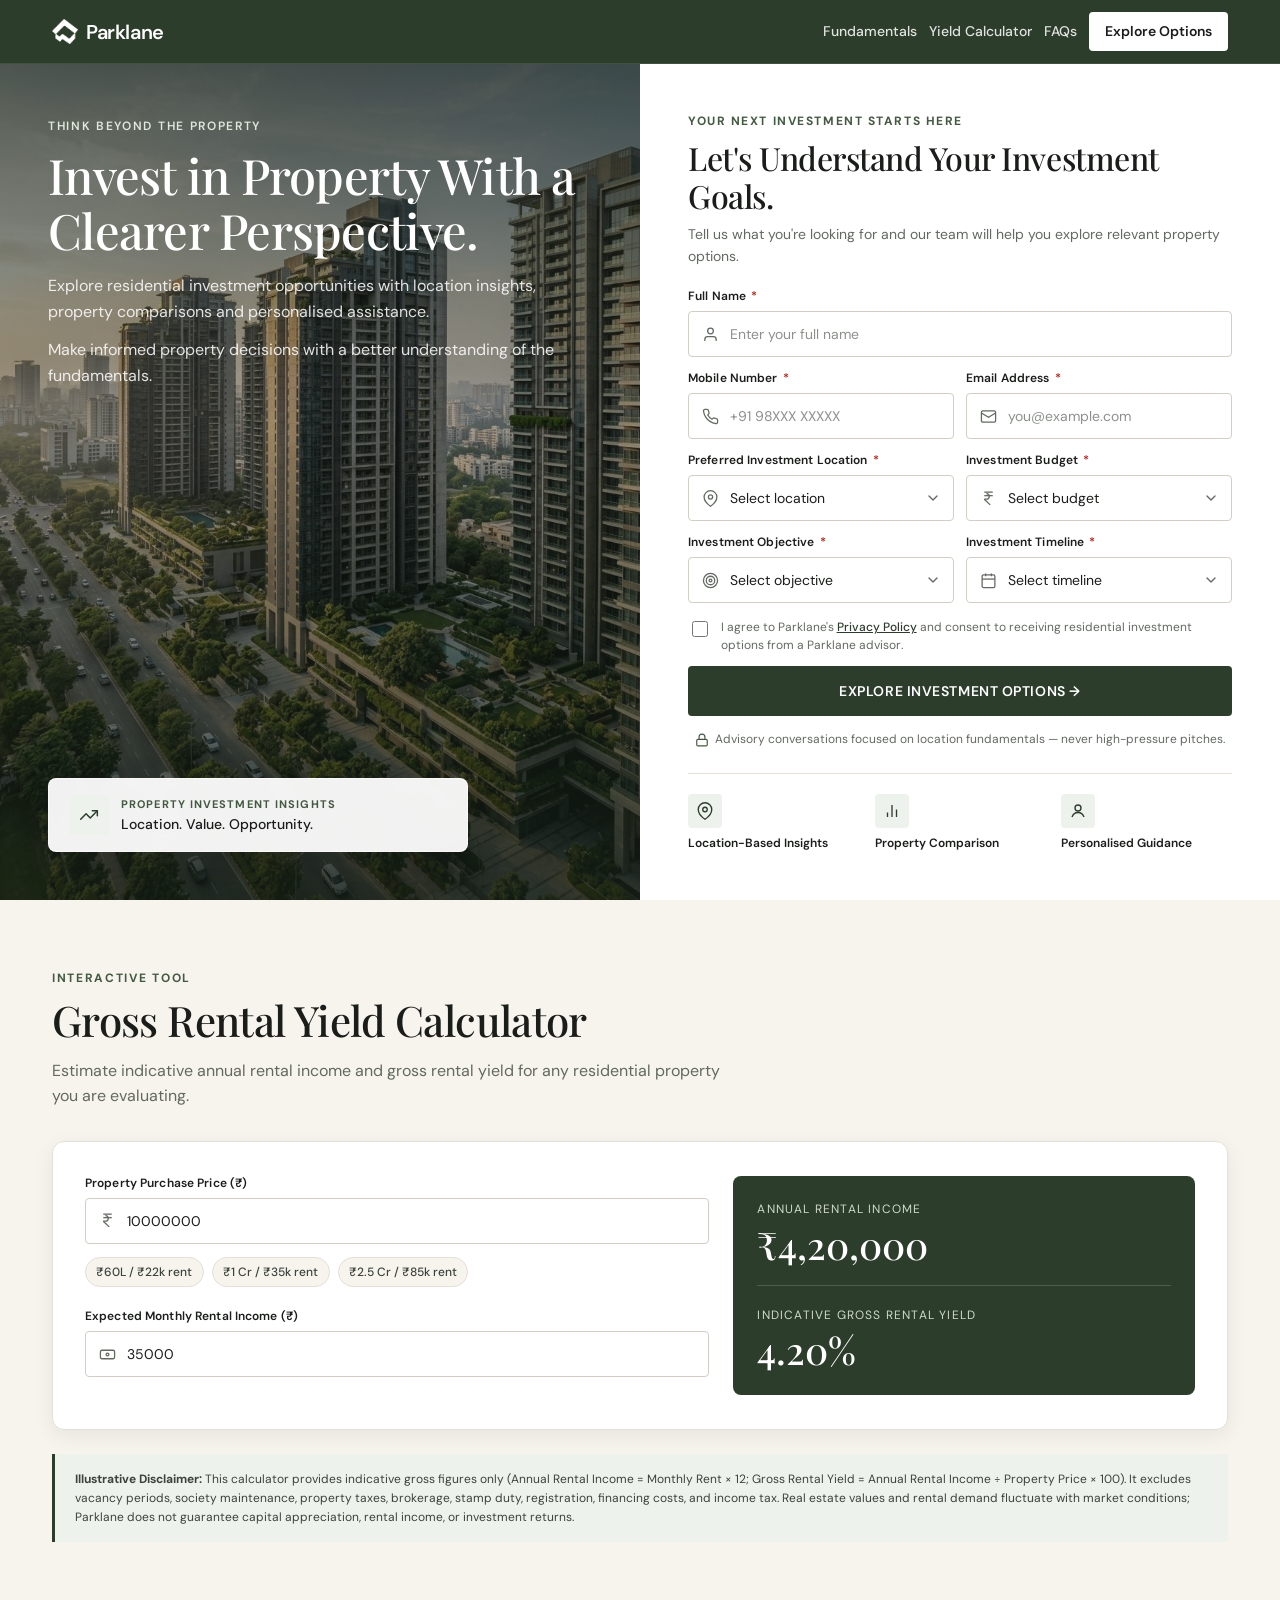
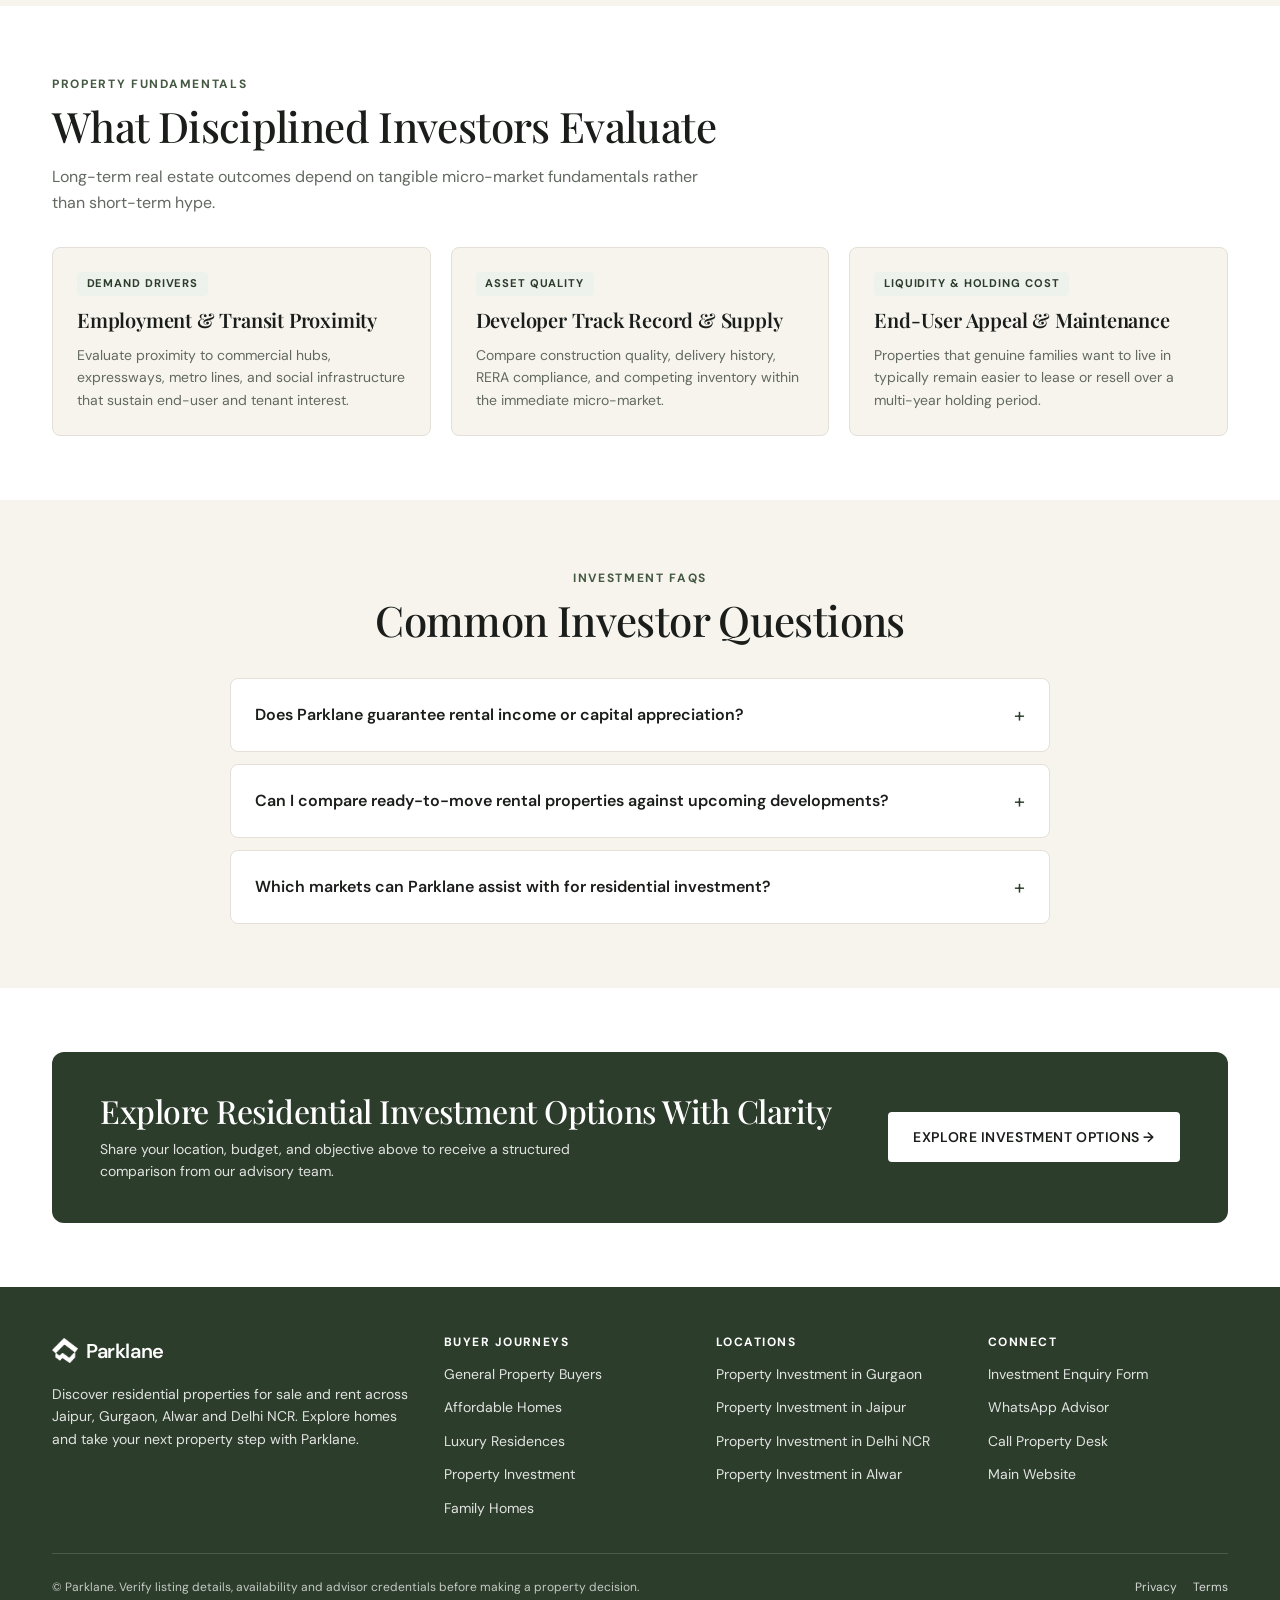
<file: property-investment.html>
<!DOCTYPE html>
<html lang="en-IN">
<head>
  <script async src="https://www.googletagmanager.com/gtm.js?id=GTM-N5LWZ3RV"></script>
<script>
  window.dataLayer = window.dataLayer || [];
  function gtag(){dataLayer.push(arguments);}
  gtag('js', new Date());
</script>
  <meta charset="UTF-8">
  <link rel="icon" type="image/png" href="assets/icons/parklane-mark-black.png" />
  <meta name="viewport" content="width=device-width, initial-scale=1.0">
  <title>Residential Property Investment in Gurgaon, Jaipur &amp; Delhi NCR | Parklane</title>
  <meta name="description" content="Explore residential property investment opportunities across Gurgaon, Jaipur, Alwar and Delhi NCR with location insights, property comparisons and an interactive rental yield calculator.">
  <link rel="canonical" href="https://projectweb3002.github.io/parklane.connect/property-investment.html">

  <!-- Open Graph -->
  <meta property="og:type" content="website">
  <meta property="og:site_name" content="Parklane Real Estate">
  <meta property="og:title" content="Invest in Property With a Clearer Perspective | Parklane">
  <meta property="og:description" content="Explore residential investment opportunities with location insights, property comparisons and personalised assistance.">
  <meta property="og:image" content="https://projectweb3002.github.io/parklane.connect/assets/images/hero-property-investment.jpg">
  <meta property="og:url" content="https://projectweb3002.github.io/parklane.connect/property-investment.html">

  <!-- Typography -->
  <link rel="preconnect" href="https://fonts.googleapis.com">
  <link rel="preconnect" href="https://fonts.gstatic.com" crossorigin>
  <link href="https://fonts.googleapis.com/css2?family=DM+Sans:ital,opsz,wght@0,9..40,400;0,9..40,500;0,9..40,600;0,9..40,700;1,9..40,400&family=Playfair+Display:ital,wght@0,400;0,500;0,600;1,400&display=swap" rel="stylesheet">

  <!-- Design System Stylesheets -->
  <link rel="stylesheet" href="css/variables.css">
  <link rel="stylesheet" href="css/base.css">
  <link rel="stylesheet" href="css/layout.css">
  <link rel="stylesheet" href="css/components.css">
  <link rel="stylesheet" href="css/landing-pages.css">
</head>
<body class="page-investment" data-page="property-investment">
  <a class="skip-link" href="#enquiry-form">Skip to investment enquiry form</a>

  <!-- Minimal Conversion Header -->
  <header class="site-header">
    <div class="container site-header__inner">
      <a class="brand-logo" href="index.html" aria-label="Parklane Real Estate Home">
        <img src="assets/icons/parklane-mark-white.png" alt="" aria-hidden="true" />
        <span>Parklane</span>
      </a>
      <nav class="header-actions" aria-label="Primary actions">
        <a class="header-link" href="#fundamentals">Fundamentals</a>
        <a class="header-link" href="#yield-calculator">Yield Calculator</a>
        <a class="header-link" href="#faqs">FAQs</a>
        <a class="header-cta" href="#enquiry-form">Explore Options</a>
      </nav>
    </div>
  </header>

  <main>
    <!-- Split-Screen Conversion Hero -->
    <section class="split-hero" aria-label="Property investment enquiry">
      <!-- Left Editorial Panel -->
      <div class="split-hero__visual">
        <div class="split-hero__media">
          <img
            src="assets/images/hero-property-investment.jpg"
            data-hero-image="propertyInvestment"
            alt="Modern high-rise residential towers along a tree-lined urban boulevard in warm afternoon sunlight"
            width="896"
            height="1200"
            fetchpriority="high"
          >
        </div>

        <div class="split-hero__copy">
          <span class="hero-eyebrow">THINK BEYOND THE PROPERTY</span>
          <h1 class="hero-title">Invest in Property With a Clearer Perspective.</h1>
          <p class="hero-subtitle">
            Explore residential investment opportunities with location insights, property comparisons and personalised assistance.
          </p>
          <p class="hero-subtitle">
            Make informed property decisions with a better understanding of the fundamentals.
          </p>
        </div>

        <div class="hero-badge">
          <div class="hero-badge__icon" aria-hidden="true">
            <svg viewBox="0 0 24 24" fill="none" stroke="currentColor" stroke-width="1.8" stroke-linecap="round" stroke-linejoin="round">
              <polyline points="22 7 13.5 15.5 8.5 10.5 2 17"></polyline>
              <polyline points="16 7 22 7 22 13"></polyline>
            </svg>
          </div>
          <div>
            <span class="hero-badge__eyebrow">PROPERTY INVESTMENT INSIGHTS</span>
            <p class="hero-badge__text">Location. Value. Opportunity.</p>
          </div>
        </div>
      </div>

      <!-- Right Conversion Form Panel -->
      <div class="split-hero__form-panel" id="enquiry-form">
        <div class="form-panel__inner">
          <span class="form-panel__eyebrow">YOUR NEXT INVESTMENT STARTS HERE</span>
          <h2 class="form-panel__title">Let's Understand Your Investment Goals.</h2>
          <p class="form-panel__subtitle">
            Tell us what you're looking for and our team will help you explore relevant property options.
          </p>

          <form class="lead-form" data-lead-form data-landing-page="property-investment" novalidate>
            <div class="form-honeypot" aria-hidden="true">
              <label>Leave this field empty<input type="text" name="website_url" tabindex="-1" autocomplete="off"></label>
            </div>
            <div class="form-grid form-grid--2col">
              <!-- 1. Full Name -->
              <div class="form-field form-field--full">
                <label class="form-label" for="pi-name">Full Name <span class="required-mark" aria-hidden="true">*</span></label>
                <div class="input-wrap">
                  <svg class="input-icon" viewBox="0 0 24 24" fill="none" stroke="currentColor" stroke-width="1.8" aria-hidden="true">
                    <path d="M20 21v-2a4 4 0 0 0-4-4H8a4 4 0 0 0-4 4v2"></path>
                    <circle cx="12" cy="7" r="4"></circle>
                  </svg>
                  <input class="form-input" id="pi-name" name="full_name" type="text" data-validate="name" autocomplete="name" placeholder="Enter your full name" required>
                </div>
                <span class="field-error" aria-live="polite"></span>
              </div>

              <!-- 2. Mobile Number -->
              <div class="form-field">
                <label class="form-label" for="pi-phone">Mobile Number <span class="required-mark" aria-hidden="true">*</span></label>
                <div class="input-wrap">
                  <svg class="input-icon" viewBox="0 0 24 24" fill="none" stroke="currentColor" stroke-width="1.8" aria-hidden="true">
                    <path d="M22 16.92v3a2 2 0 0 1-2.18 2 19.79 19.79 0 0 1-8.63-3.07 19.5 19.5 0 0 1-6-6A19.79 19.79 0 0 1 2.12 4.18 2 2 0 0 1 4.11 2h3a2 2 0 0 1 2 1.72c.12.96.36 1.9.7 2.81a2 2 0 0 1-.45 2.11L8.09 9.91a16 16 0 0 0 6 6l1.27-1.27a2 2 0 0 1 2.11-.45c.91.34 1.85.58 2.81.7A2 2 0 0 1 22 16.92z"></path>
                  </svg>
                  <input class="form-input" id="pi-phone" name="phone" type="tel" inputmode="tel" data-validate="indian-phone" autocomplete="tel" placeholder="+91 98XXX XXXXX" required>
                </div>
                <span class="field-error" aria-live="polite"></span>
              </div>

              <!-- 3. Email Address -->
              <div class="form-field">
                <label class="form-label" for="pi-email">Email Address <span class="required-mark" aria-hidden="true">*</span></label>
                <div class="input-wrap">
                  <svg class="input-icon" viewBox="0 0 24 24" fill="none" stroke="currentColor" stroke-width="1.8" aria-hidden="true">
                    <rect x="2" y="4" width="20" height="16" rx="2"></rect>
                    <path d="m22 7-10 6L2 7"></path>
                  </svg>
                  <input class="form-input" id="pi-email" name="email" type="email" data-validate="email" autocomplete="email" placeholder="you@example.com" required>
                </div>
                <span class="field-error" aria-live="polite"></span>
              </div>

              <!-- 4. Preferred Investment Location -->
              <div class="form-field">
                <label class="form-label" for="pi-city">Preferred Investment Location <span class="required-mark" aria-hidden="true">*</span></label>
                <div class="input-wrap">
                  <svg class="input-icon" viewBox="0 0 24 24" fill="none" stroke="currentColor" stroke-width="1.8" aria-hidden="true">
                    <path d="M21 10c0 7-9 13-9 13s-9-6-9-13a9 9 0 0 1 18 0z"></path>
                    <circle cx="12" cy="10" r="3"></circle>
                  </svg>
                  <select class="form-select" id="pi-city" name="preferred_city" required>
                    <option value="">Select location</option>
                    <option value="Gurgaon">Gurgaon</option>
                    <option value="Jaipur">Jaipur</option>
                    <option value="Delhi NCR">Delhi NCR</option>
                    <option value="Alwar">Alwar</option>
                  </select>
                </div>
                <span class="field-error" aria-live="polite"></span>
              </div>

              <!-- 5. Investment Budget -->
              <div class="form-field">
                <label class="form-label" for="pi-budget">Investment Budget <span class="required-mark" aria-hidden="true">*</span></label>
                <div class="input-wrap">
                  <svg class="input-icon" viewBox="0 0 24 24" fill="none" stroke="currentColor" stroke-width="1.8" aria-hidden="true">
                    <path d="M6 3h12"></path>
                    <path d="M6 8h12"></path>
                    <path d="m6 13 8.5 8"></path>
                    <path d="M6 13h3a4 4 0 0 0 0-8"></path>
                  </svg>
                  <select class="form-select" id="pi-budget" name="budget" required>
                    <option value="">Select budget</option>
                    <option value="₹50 lakh – ₹1 crore">₹50 lakh – ₹1 crore</option>
                    <option value="₹1 crore – ₹2 crore">₹1 crore – ₹2 crore</option>
                    <option value="₹2 crore – ₹5 crore">₹2 crore – ₹5 crore</option>
                    <option value="₹5 crore+">₹5 crore+</option>
                  </select>
                </div>
                <span class="field-error" aria-live="polite"></span>
              </div>

              <!-- 6. Investment Objective -->
              <div class="form-field">
                <label class="form-label" for="pi-objective">Investment Objective <span class="required-mark" aria-hidden="true">*</span></label>
                <div class="input-wrap">
                  <svg class="input-icon" viewBox="0 0 24 24" fill="none" stroke="currentColor" stroke-width="1.8" aria-hidden="true">
                    <circle cx="12" cy="12" r="10"></circle>
                    <circle cx="12" cy="12" r="6"></circle>
                    <circle cx="12" cy="12" r="2"></circle>
                  </svg>
                  <select class="form-select" id="pi-objective" name="purchase_objective" required>
                    <option value="">Select objective</option>
                    <option value="Rental income">Rental income</option>
                    <option value="Long-term appreciation">Long-term appreciation</option>
                    <option value="Asset diversification">Asset diversification</option>
                    <option value="Personal use in the future">Personal use in the future</option>
                  </select>
                </div>
                <span class="field-error" aria-live="polite"></span>
              </div>

              <!-- 7. Investment Timeline -->
              <div class="form-field">
                <label class="form-label" for="pi-timeline">Investment Timeline <span class="required-mark" aria-hidden="true">*</span></label>
                <div class="input-wrap">
                  <svg class="input-icon" viewBox="0 0 24 24" fill="none" stroke="currentColor" stroke-width="1.8" aria-hidden="true">
                    <rect x="3" y="4" width="18" height="18" rx="2"></rect>
                    <line x1="16" y1="2" x2="16" y2="6"></line>
                    <line x1="8" y1="2" x2="8" y2="6"></line>
                    <line x1="3" y1="10" x2="21" y2="10"></line>
                  </svg>
                  <select class="form-select" id="pi-timeline" name="purchase_timeline" required>
                    <option value="">Select timeline</option>
                    <option value="Immediate (0–3 months)">Immediate (0–3 months)</option>
                    <option value="3–6 months">3–6 months</option>
                    <option value="6–12 months">6–12 months</option>
                    <option value="Researching options">Researching options</option>
                  </select>
                </div>
                <span class="field-error" aria-live="polite"></span>
              </div>
            </div>

            <input type="hidden" name="property_type" value="Residential investment property">

            <!-- Privacy Consent (Not Preselected) -->
            <div class="consent-field">
              <label class="consent-label" for="pi-consent">
                <input id="pi-consent" name="privacy_consent" type="checkbox" value="agreed" required>
                <span>I agree to Parklane's <a href="https://projectweb3002.github.io/parklane/privacy.html" data-privacy-link target="_blank" rel="noopener noreferrer">Privacy Policy</a> and consent to receiving residential investment options from a Parklane advisor.</span>
              </label>
              <span class="field-error" aria-live="polite"></span>
            </div>

            <div class="form-status" data-form-status></div>

            <button class="btn btn--primary" type="submit">
              <span class="btn__spinner" aria-hidden="true"></span>
              <span>EXPLORE INVESTMENT OPTIONS &rarr;</span>
            </button>

            <p class="form-privacy-note">
              <svg viewBox="0 0 24 24" fill="none" stroke="currentColor" stroke-width="2" aria-hidden="true">
                <rect x="3" y="11" width="18" height="11" rx="2"></rect>
                <path d="M7 11V7a5 5 0 0 1 10 0v4"></path>
              </svg>
              <span>Advisory conversations focused on location fundamentals — never high-pressure pitches.</span>
            </p>
          </form>

          <!-- Three Bottom Benefits -->
          <div class="benefits-strip" aria-label="Key benefits">
            <div class="benefit-item">
              <div class="benefit-item__icon" aria-hidden="true">
                <svg viewBox="0 0 24 24" fill="none" stroke="currentColor" stroke-width="1.8">
                  <path d="M21 10c0 7-9 13-9 13s-9-6-9-13a9 9 0 0 1 18 0z"></path>
                  <circle cx="12" cy="10" r="3"></circle>
                </svg>
              </div>
              <span class="benefit-item__label">Location-Based Insights</span>
            </div>
            <div class="benefit-item">
              <div class="benefit-item__icon" aria-hidden="true">
                <svg viewBox="0 0 24 24" fill="none" stroke="currentColor" stroke-width="1.8">
                  <line x1="18" y1="20" x2="18" y2="10"></line>
                  <line x1="12" y1="20" x2="12" y2="4"></line>
                  <line x1="6" y1="20" x2="6" y2="14"></line>
                </svg>
              </div>
              <span class="benefit-item__label">Property Comparison</span>
            </div>
            <div class="benefit-item">
              <div class="benefit-item__icon" aria-hidden="true">
                <svg viewBox="0 0 24 24" fill="none" stroke="currentColor" stroke-width="1.8">
                  <circle cx="12" cy="8" r="4"></circle>
                  <path d="M4 20c1.5-4 5-6 8-6s6.5 2 8 6"></path>
                </svg>
              </div>
              <span class="benefit-item__label">Personalised Guidance</span>
            </div>
          </div>
        </div>
      </div>
    </section>

    <!-- Interactive Rental Yield Calculator -->
    <section class="section section--ivory" id="yield-calculator">
      <div class="container">
        <div class="section-header reveal">
          <span class="section-eyebrow">INTERACTIVE TOOL</span>
          <h2 class="section-title">Gross Rental Yield Calculator</h2>
          <p class="section-lead">
            Estimate indicative annual rental income and gross rental yield for any residential property you are evaluating.
          </p>
        </div>

        <div class="calculator-shell reveal" data-rental-calculator>
          <div class="calculator-inputs">
            <div class="form-field">
              <label class="form-label" for="calc-property-price">Property Purchase Price (₹)</label>
              <div class="input-wrap">
                <svg class="input-icon" viewBox="0 0 24 24" fill="none" stroke="currentColor" stroke-width="1.8" aria-hidden="true">
                  <path d="M6 3h12"></path>
                  <path d="M6 8h12"></path>
                  <path d="m6 13 8.5 8"></path>
                  <path d="M6 13h3a4 4 0 0 0 0-8"></path>
                </svg>
                <input class="form-input" id="calc-property-price" type="number" min="100000" step="100000" value="10000000" inputmode="numeric">
              </div>
              <div class="calc-presets" aria-label="Sample property prices">
                <button class="calc-preset-btn" type="button" data-calc-preset data-price="6000000" data-rent="22000">₹60L / ₹22k rent</button>
                <button class="calc-preset-btn" type="button" data-calc-preset data-price="10000000" data-rent="35000">₹1 Cr / ₹35k rent</button>
                <button class="calc-preset-btn" type="button" data-calc-preset data-price="25000000" data-rent="85000">₹2.5 Cr / ₹85k rent</button>
              </div>
            </div>

            <div class="form-field">
              <label class="form-label" for="calc-monthly-rent">Expected Monthly Rental Income (₹)</label>
              <div class="input-wrap">
                <svg class="input-icon" viewBox="0 0 24 24" fill="none" stroke="currentColor" stroke-width="1.8" aria-hidden="true">
                  <rect x="2" y="6" width="20" height="12" rx="2"></rect>
                  <circle cx="12" cy="12" r="2"></circle>
                </svg>
                <input class="form-input" id="calc-monthly-rent" type="number" min="0" step="1000" value="35000" inputmode="numeric">
              </div>
            </div>

            <p class="field-error" data-calc-error hidden style="display:block;" aria-live="polite"></p>
          </div>

          <div class="calculator-results" aria-live="polite">
            <div>
              <p class="calc-metric__label">Annual Rental Income</p>
              <p class="calc-metric__value" data-calc-annual-rent>₹4,20,000</p>
            </div>
            <div class="calc-divider"></div>
            <div>
              <p class="calc-metric__label">Indicative Gross Rental Yield</p>
              <p class="calc-metric__value" data-calc-gross-yield>4.20%</p>
            </div>
          </div>
        </div>

        <p class="disclaimer-note">
          <strong>Illustrative Disclaimer:</strong> This calculator provides indicative gross figures only (Annual Rental Income = Monthly Rent &times; 12; Gross Rental Yield = Annual Rental Income &divide; Property Price &times; 100). It excludes vacancy periods, society maintenance, property taxes, brokerage, stamp duty, registration, financing costs, and income tax. Real estate values and rental demand fluctuate with market conditions; Parklane does not guarantee capital appreciation, rental income, or investment returns.
        </p>
      </div>
    </section>

    <!-- Property Fundamentals & Location Insights -->
    <section class="section section--white" id="fundamentals">
      <div class="container">
        <div class="section-header reveal">
          <span class="section-eyebrow">PROPERTY FUNDAMENTALS</span>
          <h2 class="section-title">What Disciplined Investors Evaluate</h2>
          <p class="section-lead">
            Long-term real estate outcomes depend on tangible micro-market fundamentals rather than short-term hype.
          </p>
        </div>

        <div class="grid-3">
          <article class="card card--ivory reveal">
            <span class="card__tag">Demand Drivers</span>
            <h3 class="card__title">Employment &amp; Transit Proximity</h3>
            <p class="card__text">Evaluate proximity to commercial hubs, expressways, metro lines, and social infrastructure that sustain end-user and tenant interest.</p>
          </article>

          <article class="card card--ivory reveal">
            <span class="card__tag">Asset Quality</span>
            <h3 class="card__title">Developer Track Record &amp; Supply</h3>
            <p class="card__text">Compare construction quality, delivery history, RERA compliance, and competing inventory within the immediate micro-market.</p>
          </article>

          <article class="card card--ivory reveal">
            <span class="card__tag">Liquidity &amp; Holding Cost</span>
            <h3 class="card__title">End-User Appeal &amp; Maintenance</h3>
            <p class="card__text">Properties that genuine families want to live in typically remain easier to lease or resell over a multi-year holding period.</p>
          </article>
        </div>
      </div>
    </section>

    <!-- FAQs -->
    <section class="section section--ivory" id="faqs">
      <div class="container">
        <div class="section-header section-header--center reveal">
          <span class="section-eyebrow">INVESTMENT FAQS</span>
          <h2 class="section-title">Common Investor Questions</h2>
        </div>

        <div class="faq-list">
          <details class="faq-item reveal">
            <summary>Does Parklane guarantee rental income or capital appreciation?</summary>
            <div class="faq-item__body">
              No. Real estate is subject to market cycles, local supply, and economic conditions. We provide transparent comparisons and location context so you can make your own informed decision — never guaranteed return claims.
            </div>
          </details>

          <details class="faq-item reveal">
            <summary>Can I compare ready-to-move rental properties against upcoming developments?</summary>
            <div class="faq-item__body">
              Yes. Share whether your goal is near-term rental income, long-term appreciation, diversification, or future personal use, and our advisors will outline suitable options across your preferred city.
            </div>
          </details>

          <details class="faq-item reveal">
            <summary>Which markets can Parklane assist with for residential investment?</summary>
            <div class="faq-item__body">
              We assist buyers exploring residential investment properties across Gurgaon, Jaipur, Delhi NCR, and Alwar.
            </div>
          </details>
        </div>
      </div>
    </section>

    <!-- Bottom CTA -->
    <section class="section section--white">
      <div class="container">
        <div class="cta-band reveal">
          <div>
            <h2 class="cta-band__title">Explore Residential Investment Options With Clarity</h2>
            <p class="cta-band__text">Share your location, budget, and objective above to receive a structured comparison from our advisory team.</p>
          </div>
          <a class="btn btn--light" href="#enquiry-form">EXPLORE INVESTMENT OPTIONS &rarr;</a>
        </div>
      </div>
    </section>
  </main>

  <!-- Parklane Brand Footer -->
  <footer class="site-footer">
    <div class="container">
      <div class="footer-grid">
        <div class="footer-brand">
          <a class="brand-logo" href="index.html">
            <img src="assets/icons/parklane-mark-white.png" alt="" aria-hidden="true" />
            <span>Parklane</span>
          </a>
          <p>Discover residential properties for sale and rent across Jaipur, Gurgaon, Alwar and Delhi NCR. Explore homes and take your next property step with Parklane.</p>
        </div>

        <div>
          <h3 class="footer-heading">Buyer Journeys</h3>
          <ul class="footer-links">
            <li><a href="property-buyers.html">General Property Buyers</a></li>
            <li><a href="affordable-homes.html">Affordable Homes</a></li>
            <li><a href="luxury-residences.html">Luxury Residences</a></li>
            <li><a href="property-investment.html">Property Investment</a></li>
            <li><a href="family-homes.html">Family Homes</a></li>
          </ul>
        </div>

        <div>
          <h3 class="footer-heading">Locations</h3>
          <ul class="footer-links">
            <li><a href="#enquiry-form">Property Investment in Gurgaon</a></li>
            <li><a href="#enquiry-form">Property Investment in Jaipur</a></li>
            <li><a href="#enquiry-form">Property Investment in Delhi NCR</a></li>
            <li><a href="#enquiry-form">Property Investment in Alwar</a></li>
          </ul>
        </div>

        <div>
          <h3 class="footer-heading">Connect</h3>
          <ul class="footer-links">
            <li><a href="#enquiry-form">Investment Enquiry Form</a></li>
            <li><a href="#enquiry-form" data-whatsapp-link>WhatsApp Advisor</a></li>
            <li><a href="#enquiry-form" data-phone-link>Call Property Desk</a></li>
            <li><a href="https://projectweb3002.github.io/parklane/index.html" target="_blank" rel="noopener noreferrer">Main Website</a></li>
          </ul>
        </div>
      </div>

      <div class="footer-bottom">
        <p>&copy; Parklane. Verify listing details, availability and advisor credentials before making a property decision.</p>
        <div class="footer-legal-links">
          <a href="https://projectweb3002.github.io/parklane/privacy.html" data-privacy-link target="_blank" rel="noopener noreferrer">Privacy</a>
          <a href="https://projectweb3002.github.io/parklane/terms.html" data-terms-link target="_blank" rel="noopener noreferrer">Terms</a>
        </div>
      </div>
    </div>
  </footer>

  <script src="config/config.js" defer></script>
  <script src="js/tracking.js" defer></script>
  <script src="js/forms.js" defer></script>
  <script src="js/investment-calculator.js" defer></script>
  <script src="js/main.js" defer></script>
</body>
</html>
</file>
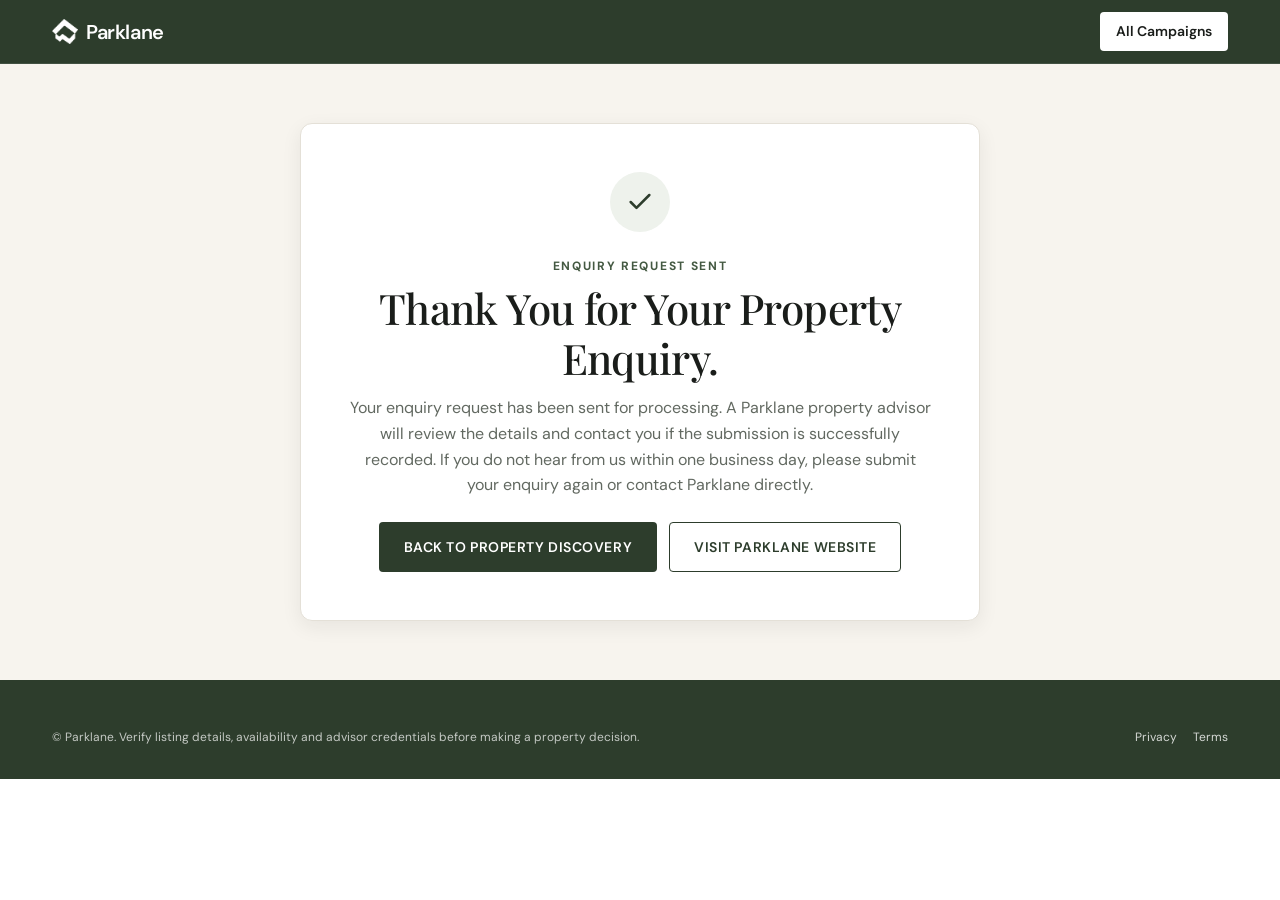
<file: thank-you.html>
<!DOCTYPE html>
<html lang="en-IN">
<head>
  <script async src="https://www.googletagmanager.com/gtm.js?id=GTM-N5LWZ3RV"></script>
<script>
  window.dataLayer = window.dataLayer || [];
  function gtag(){dataLayer.push(arguments);}
  gtag('js', new Date());
</script>
  <meta charset="UTF-8">
  <link rel="icon" type="image/png" href="assets/icons/parklane-mark-black.png" />
  <meta name="viewport" content="width=device-width, initial-scale=1.0">
  <title>Thank You for Your Enquiry | Parklane Real Estate</title>
  <meta name="description" content="Thank you for sending your property enquiry to Parklane Real Estate. Our team will review your request and contact you if the submission is successfully recorded.">
  <meta name="robots" content="noindex, nofollow">

  <link rel="preconnect" href="https://fonts.googleapis.com">
  <link rel="preconnect" href="https://fonts.gstatic.com" crossorigin>
  <link href="https://fonts.googleapis.com/css2?family=DM+Sans:ital,opsz,wght@0,9..40,400;0,9..40,500;0,9..40,600;0,9..40,700&family=Playfair+Display:ital,wght@0,400;0,500;0,600;1,400&display=swap" rel="stylesheet">

  <link rel="stylesheet" href="css/variables.css">
  <link rel="stylesheet" href="css/base.css">
  <link rel="stylesheet" href="css/layout.css">
  <link rel="stylesheet" href="css/components.css">
  <link rel="stylesheet" href="css/landing-pages.css">
</head>
<body data-page="thank-you">
  <header class="site-header">
    <div class="container site-header__inner">
      <a class="brand-logo" href="index.html" aria-label="Parklane Real Estate">
        <img src="assets/icons/parklane-mark-white.png" alt="" aria-hidden="true" />
        <span>Parklane</span>
      </a>
      <nav class="header-actions" aria-label="Header navigation">
        <a class="header-cta" href="index.html">All Campaigns</a>
      </nav>
    </div>
  </header>

  <main class="thank-you-main">
    <div class="container">
      <section class="thank-you-card" aria-labelledby="ty-heading">
        <div class="thank-you-icon" aria-hidden="true">
          <svg viewBox="0 0 24 24" fill="none" stroke="currentColor" stroke-width="2.2" stroke-linecap="round" stroke-linejoin="round">
            <polyline points="20 6 9 17 4 12"></polyline>
          </svg>
        </div>

        <span class="section-eyebrow" data-ty-eyebrow>ENQUIRY RECEIVED</span>
        <h1 class="section-title" id="ty-heading" data-ty-title>Thank You for Your Property Enquiry.</h1>
        <p class="section-lead" data-ty-body>
          Your enquiry request has been sent for processing. A Parklane property advisor will review the details and contact you if the submission is successfully recorded. If you do not hear from us within one business day, please submit your enquiry again or use the contact details on the Parklane website.
        </p>

        <div class="thank-you-summary" data-ty-summary hidden>
          <dl data-ty-summary-list></dl>
        </div>

        <div class="thank-you-actions">
          <a class="btn btn--primary" href="property-buyers.html" data-ty-return>Back to Property Discovery</a>
          <a class="btn btn--secondary" href="https://projectweb3002.github.io/parklane/index.html" target="_blank" rel="noopener noreferrer">Visit Parklane Website</a>
        </div>
      </section>
    </div>
  </main>

  <footer class="site-footer">
    <div class="container">
      <div class="footer-bottom" style="padding-top:0;">
        <p>&copy; Parklane. Verify listing details, availability and advisor credentials before making a property decision.</p>
        <div class="footer-legal-links">
          <a href="https://projectweb3002.github.io/parklane/privacy.html" data-privacy-link target="_blank" rel="noopener noreferrer">Privacy</a>
          <a href="https://projectweb3002.github.io/parklane/terms.html" data-terms-link target="_blank" rel="noopener noreferrer">Terms</a>
        </div>
      </div>
    </div>
  </footer>

  <script src="config/config.js" defer></script>
  <script src="js/tracking.js" defer></script>
  <script src="js/main.js" defer></script>
</body>
</html>
</file>
<file: css/variables.css>
/* ==========================================================================
   Parklane Real Estate — Design System Tokens (variables.css)
   Derived from Parklane's deep olive/moss green, warm ivory, and charcoal palette.
   ========================================================================== */

:root {
  /* Brand Colours */
  --color-brand-primary: #2d3d2c;        /* Deep olive / moss green (nav, footer, primary CTA) */
  --color-brand-primary-hover: #212e20;  /* Deeper moss for hover & active states */
  --color-brand-primary-light: #445942;  /* Mid olive for eyebrows & accents */
  --color-brand-sage-tint: #eef2ec;      /* Soft sage surface for badges & highlights */
  --color-brand-sage-border: #d5ded2;    /* Subtle sage border */

  /* Neutral Surfaces */
  --color-bg-white: #ffffff;
  --color-bg-ivory: #f7f4ee;             /* Warm editorial cream / ivory band */
  --color-bg-ivory-deep: #efeae0;        /* Deeper warm stone for hover/accents */
  --color-bg-dark: #1b241a;              /* Deep charcoal-olive for overlays */

  /* Text & Ink */
  --color-text-primary: #1a1d1a;         /* Near-black charcoal for headings */
  --color-text-body: #3c423c;            /* Readable charcoal body text */
  --color-text-muted: #626961;           /* Secondary captions & helper text */
  --color-text-inverse: #ffffff;         /* Crisp white on dark olive / photo overlays */
  --color-text-inverse-soft: rgba(255, 255, 255, 0.86);

  /* Borders & Lines */
  --color-border-subtle: #e4e0d7;
  --color-border-input: #d2cec5;
  --color-border-focus: #2d3d2c;

  /* Semantic Status */
  --color-error: #b42318;
  --color-error-bg: #fef3f2;
  --color-error-border: #fecdca;
  --color-success: #1e5a36;
  --color-success-bg: #ecfdf3;
  --color-success-border: #abefc6;

  /* Typography */
  --font-serif: "Playfair Display", Georgia, "Times New Roman", serif;
  --font-sans: "DM Sans", -apple-system, BlinkMacSystemFont, "Segoe UI", Roboto, sans-serif;

  /* Fluid Type Scale */
  --text-xs: 0.75rem;      /* 12px */
  --text-sm: 0.875rem;     /* 14px */
  --text-base: 1rem;       /* 16px */
  --text-lg: 1.125rem;     /* 18px */
  --text-xl: 1.25rem;      /* 20px */
  --text-2xl: clamp(1.5rem, 1.2rem + 1vw, 2rem);
  --text-3xl: clamp(1.875rem, 1.4rem + 1.6vw, 2.625rem);
  --text-hero: clamp(2rem, 1.45rem + 2vw, 3.125rem);

  /* Spacing System */
  --space-1: 0.25rem;
  --space-2: 0.5rem;
  --space-3: 0.75rem;
  --space-4: 1rem;
  --space-5: 1.25rem;
  --space-6: 1.5rem;
  --space-8: 2rem;
  --space-10: 2.5rem;
  --space-12: 3rem;
  --space-16: 4rem;
  --space-20: 5rem;

  /* Radii (Subtle refined corners matching Parklane) */
  --radius-sm: 4px;
  --radius-md: 8px;
  --radius-lg: 12px;
  --radius-xl: 16px;
  --radius-pill: 999px;

  /* Elevation */
  --shadow-sm: 0 1px 2px rgba(26, 29, 26, 0.05);
  --shadow-md: 0 6px 20px rgba(26, 29, 26, 0.07);
  --shadow-lg: 0 16px 40px rgba(26, 29, 26, 0.14);
  --shadow-focus: 0 0 0 3px rgba(45, 61, 44, 0.16);

  /* Layout */
  --container-max: 1240px;
  --header-height: 64px;

  /* Transitions */
  --ease-out: cubic-bezier(0.22, 1, 0.36, 1);
  --transition-fast: 160ms var(--ease-out);
  --transition-base: 260ms var(--ease-out);
}
</file>
<file: css/base.css>
/* ==========================================================================
   Parklane Real Estate — Base Styles & Reset (base.css)
   ========================================================================== */

*,
*::before,
*::after {
  box-sizing: border-box;
}

html {
  font-size: 16px;
  scroll-behavior: smooth;
  -webkit-text-size-adjust: 100%;
}

body {
  margin: 0;
  font-family: var(--font-sans);
  font-size: var(--text-base);
  line-height: 1.6;
  color: var(--color-text-body);
  background-color: var(--color-bg-white);
  overflow-x: hidden;
  -webkit-font-smoothing: antialiased;
  -moz-osx-font-smoothing: grayscale;
}

img,
picture,
svg {
  display: block;
  max-width: 100%;
}

button,
input,
select,
textarea {
  font: inherit;
  color: inherit;
}

a {
  color: var(--color-brand-primary);
  text-decoration: none;
  transition: color var(--transition-fast);
}

a:hover {
  color: var(--color-brand-primary-hover);
}

h1,
h2,
h3,
h4 {
  margin: 0;
  color: var(--color-text-primary);
  font-weight: 500;
  line-height: 1.18;
}

h1,
h2 {
  font-family: var(--font-serif);
  letter-spacing: -0.015em;
}

h3,
h4 {
  font-family: var(--font-sans);
  font-weight: 600;
  letter-spacing: -0.01em;
}

p {
  margin: 0;
}

ul,
ol {
  margin: 0;
  padding: 0;
  list-style: none;
}

/* Focus Accessibility */
:focus-visible {
  outline: 2px solid var(--color-brand-primary);
  outline-offset: 2px;
}

/* Skip Link */
.skip-link {
  position: absolute;
  top: -100px;
  left: var(--space-4);
  z-index: 1000;
  padding: var(--space-2) var(--space-4);
  background: var(--color-brand-primary);
  color: var(--color-text-inverse);
  border-radius: var(--radius-sm);
  font-size: var(--text-sm);
  font-weight: 600;
}

.skip-link:focus {
  top: var(--space-4);
}

/* Screen-reader utility */
.sr-only {
  position: absolute;
  width: 1px;
  height: 1px;
  padding: 0;
  margin: -1px;
  overflow: hidden;
  clip: rect(0, 0, 0, 0);
  white-space: nowrap;
  border: 0;
}

/* Reduced Motion */
@media (prefers-reduced-motion: reduce) {
  html {
    scroll-behavior: auto;
  }

  *,
  *::before,
  *::after {
    animation-duration: 0.01ms !important;
    animation-iteration-count: 1 !important;
    transition-duration: 0.01ms !important;
  }
}


/* Spam-trap field: hidden from visitors and keyboard navigation. */
.form-honeypot { position: absolute !important; width: 1px !important; height: 1px !important; padding: 0 !important; margin: -1px !important; overflow: hidden !important; clip: rect(0, 0, 0, 0) !important; white-space: nowrap !important; border: 0 !important; }
</file>
<file: css/layout.css>
/* ==========================================================================
   Parklane Real Estate — Layout & Split-Screen Hero (layout.css)
   Mobile-first architecture with 50/50 desktop split-screen conversion hero.
   ========================================================================== */

.container {
  width: 100%;
  max-width: var(--container-max);
  margin-inline: auto;
  padding-inline: var(--space-5);
}

/* --------------------------------------------------------------------------
   Top Brand Bar (Minimal distraction for paid-ad conversion focus)
   -------------------------------------------------------------------------- */
.site-header {
  position: sticky;
  top: 0;
  z-index: 100;
  height: var(--header-height);
  background-color: var(--color-brand-primary);
  color: var(--color-text-inverse);
  border-bottom: 1px solid rgba(255, 255, 255, 0.1);
}

.site-header__inner {
  height: 100%;
  display: flex;
  align-items: center;
  justify-content: space-between;
  gap: var(--space-4);
}

.brand-logo {
  display: inline-flex;
  align-items: center;
  gap: 0.5rem;
  color: var(--color-text-inverse);
  font-family: var(--font-sans);
  font-size: 1.25rem;
  font-weight: 600;
  letter-spacing: -0.02em;
}

.brand-logo:hover {
  color: var(--color-text-inverse);
  opacity: 0.92;
}

.brand-logo img {
  display: block;
  width: 26px;
  height: 26px;
  object-fit: contain;
  flex-shrink: 0;
}

.header-actions {
  display: flex;
  align-items: center;
  gap: var(--space-3);
}

.header-link {
  display: none;
  color: var(--color-text-inverse-soft);
  font-size: var(--text-sm);
  font-weight: 500;
}

.header-link:hover {
  color: var(--color-text-inverse);
}

.header-cta {
  display: inline-flex;
  align-items: center;
  gap: 0.375rem;
  padding: 0.5rem 1rem;
  background-color: var(--color-bg-white);
  color: var(--color-text-primary);
  border-radius: var(--radius-sm);
  font-size: var(--text-sm);
  font-weight: 600;
  transition: transform var(--transition-fast), background-color var(--transition-fast);
}

.header-cta:hover {
  background-color: var(--color-bg-ivory);
  color: var(--color-text-primary);
  transform: translateY(-1px);
}

/* --------------------------------------------------------------------------
   Split-Screen Conversion Hero
   Mobile: Headline & copy -> Compact architectural photo -> Enquiry form
   Desktop (>= 1024px): 50/50 split screen fitting comfortably on 1440px
   -------------------------------------------------------------------------- */
.split-hero {
  display: grid;
  grid-template-columns: 1fr;
  background-color: var(--color-bg-ivory);
}

/* Left Panel (Editorial Visual + Headline) */
.split-hero__visual {
  position: relative;
  display: flex;
  flex-direction: column;
  justify-content: space-between;
  background-color: var(--color-bg-dark);
  color: var(--color-text-inverse);
  overflow: hidden;
  min-height: 430px;
  padding: var(--space-6) var(--space-5);
}

.split-hero__media {
  position: absolute;
  inset: 0;
  width: 100%;
  height: 100%;
  z-index: 0;
}

.split-hero__media img {
  width: 100%;
  height: 100%;
  object-fit: cover;
  object-position: center;
}

/* Layered editorial scrim for crisp text legibility without muddying the photo */
.split-hero__media::after {
  content: "";
  position: absolute;
  inset: 0;
  background: linear-gradient(
    180deg,
    rgba(22, 31, 22, 0.72) 0%,
    rgba(22, 31, 22, 0.36) 44%,
    rgba(22, 31, 22, 0.78) 100%
  );
}

.split-hero__copy {
  position: relative;
  z-index: 2;
  max-width: 540px;
}

.hero-eyebrow {
  display: inline-block;
  font-size: var(--text-xs);
  font-weight: 600;
  letter-spacing: 0.14em;
  text-transform: uppercase;
  color: #dfe8dc;
  margin-bottom: var(--space-3);
}

.hero-title {
  font-family: var(--font-serif);
  font-size: var(--text-hero);
  font-weight: 500;
  line-height: 1.12;
  color: var(--color-text-inverse);
  margin-bottom: var(--space-4);
}

.hero-title em {
  font-style: italic;
  font-weight: 400;
}

.hero-subtitle {
  font-size: var(--text-base);
  line-height: 1.62;
  color: var(--color-text-inverse-soft);
  max-width: 48ch;
}

.hero-subtitle + .hero-subtitle {
  margin-top: var(--space-3);
}

/* Floating promotional visual badge near the bottom of the left panel */
.hero-badge {
  position: relative;
  z-index: 2;
  margin-top: var(--space-6);
  display: flex;
  align-items: center;
  gap: var(--space-3);
  padding: var(--space-4) var(--space-5);
  background: rgba(255, 255, 255, 0.94);
  backdrop-filter: blur(10px);
  -webkit-backdrop-filter: blur(10px);
  border: 1px solid rgba(255, 255, 255, 0.65);
  border-radius: var(--radius-md);
  box-shadow: var(--shadow-lg);
  color: var(--color-text-primary);
  max-width: 420px;
}

.hero-badge__icon {
  width: 40px;
  height: 40px;
  border-radius: var(--radius-sm);
  background-color: var(--color-brand-sage-tint);
  color: var(--color-brand-primary);
  display: flex;
  align-items: center;
  justify-content: center;
  flex-shrink: 0;
}

.hero-badge__icon svg {
  width: 20px;
  height: 20px;
}

.hero-badge__eyebrow {
  display: block;
  font-size: 0.6875rem;
  font-weight: 700;
  letter-spacing: 0.1em;
  text-transform: uppercase;
  color: var(--color-brand-primary-light);
  margin-bottom: 2px;
}

.hero-badge__text {
  font-size: var(--text-sm);
  font-weight: 500;
  color: var(--color-text-primary);
  line-height: 1.35;
}

/* Right Panel (Clean Ivory/White Conversion Form) */
.split-hero__form-panel {
  background-color: var(--color-bg-white);
  display: flex;
  flex-direction: column;
  justify-content: center;
  padding: var(--space-8) var(--space-5);
}

.form-panel__inner {
  width: 100%;
  max-width: 560px;
  margin-inline: auto;
}

.form-panel__eyebrow {
  display: block;
  font-size: var(--text-xs);
  font-weight: 700;
  letter-spacing: 0.13em;
  text-transform: uppercase;
  color: var(--color-brand-primary-light);
  margin-bottom: var(--space-2);
}

.form-panel__title {
  font-family: var(--font-serif);
  font-size: var(--text-2xl);
  color: var(--color-text-primary);
  margin-bottom: var(--space-2);
}

.form-panel__subtitle {
  font-size: var(--text-sm);
  color: var(--color-text-muted);
  margin-bottom: var(--space-5);
}

/* Three Bottom Benefits Strip */
.benefits-strip {
  display: grid;
  grid-template-columns: 1fr;
  gap: var(--space-3);
  margin-top: var(--space-6);
  padding-top: var(--space-5);
  border-top: 1px solid var(--color-border-subtle);
}

.benefit-item {
  display: flex;
  align-items: center;
  gap: var(--space-3);
}

.benefit-item__icon {
  width: 34px;
  height: 34px;
  border-radius: var(--radius-sm);
  background-color: var(--color-brand-sage-tint);
  color: var(--color-brand-primary);
  display: flex;
  align-items: center;
  justify-content: center;
  flex-shrink: 0;
}

.benefit-item__icon svg {
  width: 18px;
  height: 18px;
}

.benefit-item__label {
  font-size: var(--text-xs);
  font-weight: 600;
  color: var(--color-text-primary);
  line-height: 1.3;
}

/* --------------------------------------------------------------------------
   Editorial Content Sections Below the Fold
   -------------------------------------------------------------------------- */
.section {
  padding-block: var(--space-12);
}

.section--ivory {
  background-color: var(--color-bg-ivory);
}

.section--white {
  background-color: var(--color-bg-white);
}

.section--olive {
  background-color: var(--color-brand-primary);
  color: var(--color-text-inverse);
}

.section-header {
  max-width: 680px;
  margin-bottom: var(--space-8);
}

.section-header--center {
  margin-inline: auto;
  text-align: center;
}

.section-eyebrow {
  display: inline-block;
  font-size: var(--text-xs);
  font-weight: 700;
  letter-spacing: 0.14em;
  text-transform: uppercase;
  color: var(--color-brand-primary-light);
  margin-bottom: var(--space-2);
}

.section--olive .section-eyebrow {
  color: #cddac8;
}

.section-title {
  font-size: var(--text-3xl);
  margin-bottom: var(--space-3);
}

.section--olive .section-title {
  color: var(--color-text-inverse);
}

.section-lead {
  font-size: var(--text-base);
  color: var(--color-text-muted);
}

.section--olive .section-lead {
  color: var(--color-text-inverse-soft);
}

/* Responsive Grids */
.grid-2,
.grid-3,
.grid-4 {
  display: grid;
  grid-template-columns: 1fr;
  gap: var(--space-5);
}

/* --------------------------------------------------------------------------
   Footer (Matching Parklane's deep olive-green footer)
   -------------------------------------------------------------------------- */
.site-footer {
  background-color: var(--color-brand-primary);
  color: var(--color-text-inverse-soft);
  padding-top: var(--space-12);
  padding-bottom: var(--space-8);
}

.footer-grid {
  display: grid;
  grid-template-columns: 1fr;
  gap: var(--space-8);
  padding-bottom: var(--space-8);
  border-bottom: 1px solid rgba(255, 255, 255, 0.14);
}

.footer-brand p {
  margin-top: var(--space-3);
  font-size: var(--text-sm);
  max-width: 38ch;
  color: var(--color-text-inverse-soft);
}

.footer-heading {
  font-size: var(--text-xs);
  font-weight: 700;
  letter-spacing: 0.12em;
  text-transform: uppercase;
  color: var(--color-text-inverse);
  margin-bottom: var(--space-3);
}

.footer-links {
  display: flex;
  flex-direction: column;
  gap: var(--space-2);
}

.footer-links a {
  font-size: var(--text-sm);
  color: var(--color-text-inverse-soft);
}

.footer-links a:hover {
  color: var(--color-text-inverse);
  text-decoration: underline;
}

.footer-bottom {
  padding-top: var(--space-6);
  display: flex;
  flex-direction: column;
  gap: var(--space-3);
  font-size: var(--text-xs);
  color: rgba(255, 255, 255, 0.72);
}

.footer-legal-links {
  display: flex;
  flex-wrap: wrap;
  gap: var(--space-4);
}

.footer-legal-links a {
  color: rgba(255, 255, 255, 0.8);
}

/* --------------------------------------------------------------------------
   Responsive Breakpoints (Mobile-First)
   -------------------------------------------------------------------------- */
@media (min-width: 640px) {
  .benefits-strip {
    grid-template-columns: repeat(3, 1fr);
    gap: var(--space-4);
  }

  .benefit-item {
    flex-direction: column;
    align-items: flex-start;
    gap: var(--space-2);
  }

  .grid-2 {
    grid-template-columns: repeat(2, 1fr);
  }

  .grid-4 {
    grid-template-columns: repeat(2, 1fr);
  }

  .footer-grid {
    grid-template-columns: repeat(2, 1fr);
  }
}

@media (min-width: 768px) {
  .container {
    padding-inline: var(--space-8);
  }

  .header-link {
    display: inline-flex;
    align-items: center;
    gap: 0.35rem;
  }

  .split-hero__visual {
    min-height: 480px;
    padding: var(--space-10) var(--space-8);
  }

  .split-hero__form-panel {
    padding: var(--space-10) var(--space-8);
  }

  .section {
    padding-block: var(--space-16);
  }

  .grid-3 {
    grid-template-columns: repeat(3, 1fr);
  }

  .footer-bottom {
    flex-direction: row;
    align-items: center;
    justify-content: space-between;
  }
}

@media (min-width: 1024px) {
  /* 50/50 Split-Screen Conversion Hero fitting cleanly on 1280px & 1440px */
  .split-hero {
    grid-template-columns: 1fr 1fr;
    min-height: calc(100vh - var(--header-height));
  }

  .split-hero__visual {
    min-height: calc(100vh - var(--header-height));
    padding: var(--space-12) var(--space-10);
  }

  .split-hero__form-panel {
    padding: var(--space-8) var(--space-10);
  }

  .grid-4 {
    grid-template-columns: repeat(4, 1fr);
  }

  .footer-grid {
    grid-template-columns: 1.5fr 1fr 1fr 1fr;
  }
}

@media (min-width: 1280px) {
  .split-hero__visual {
    padding: var(--space-12) var(--space-12);
  }

  .split-hero__form-panel {
    padding: var(--space-10) var(--space-12);
  }
}
</file>
<file: css/components.css>
/* ==========================================================================
   Parklane Real Estate — Reusable UI Components (components.css)
   ========================================================================== */

/* --------------------------------------------------------------------------
   Lead Generation Form
   -------------------------------------------------------------------------- */
.lead-form {
  display: flex;
  flex-direction: column;
  gap: var(--space-3);
}

.form-grid {
  display: grid;
  grid-template-columns: 1fr;
  gap: var(--space-3);
}

@media (min-width: 560px) {
  .form-grid--2col {
    grid-template-columns: repeat(2, 1fr);
  }
}

.form-field {
  display: flex;
  flex-direction: column;
  gap: 0.3rem;
}

.form-field--full {
  grid-column: 1 / -1;
}

.form-label {
  font-size: var(--text-xs);
  font-weight: 600;
  color: var(--color-text-primary);
  letter-spacing: 0.01em;
}

.form-label .required-mark {
  color: var(--color-error);
  margin-left: 2px;
}

.input-wrap {
  position: relative;
  display: flex;
  align-items: center;
}

.input-icon {
  position: absolute;
  left: 0.85rem;
  width: 17px;
  height: 17px;
  color: var(--color-text-muted);
  pointer-events: none;
  flex-shrink: 0;
}

.form-input,
.form-select {
  width: 100%;
  min-height: 46px;
  padding: 0.65rem 0.9rem 0.65rem 2.55rem;
  background-color: var(--color-bg-white);
  border: 1px solid var(--color-border-input);
  border-radius: var(--radius-sm);
  font-size: var(--text-sm);
  color: var(--color-text-primary);
  transition: border-color var(--transition-fast), box-shadow var(--transition-fast), background-color var(--transition-fast);
}

.form-input::placeholder {
  color: #8c918b;
}

.form-select {
  appearance: none;
  -webkit-appearance: none;
  padding-right: 2.25rem;
  cursor: pointer;
  background-image: url("data:image/svg+xml,%3Csvg xmlns='http://www.w3.org/2000/svg' width='16' height='16' viewBox='0 0 24 24' fill='none' stroke='%23626961' stroke-width='2' stroke-linecap='round' stroke-linejoin='round'%3E%3Cpolyline points='6 9 12 15 18 9'%3E%3C/polyline%3E%3C/svg%3E");
  background-repeat: no-repeat;
  background-position: right 0.75rem center;
  background-size: 16px 16px;
}

.form-input:hover,
.form-select:hover {
  border-color: #9da69b;
}

.form-input:focus,
.form-select:focus {
  outline: none;
  border-color: var(--color-border-focus);
  box-shadow: var(--shadow-focus);
}

.form-field.is-invalid .form-input,
.form-field.is-invalid .form-select {
  border-color: var(--color-error);
  background-color: #fffbfa;
}

.field-error {
  display: none;
  font-size: var(--text-xs);
  color: var(--color-error);
  line-height: 1.35;
}

.form-field.is-invalid .field-error {
  display: block;
}

/* Multi-select Facility Chips (used on Family Homes) */
.chip-group {
  display: flex;
  flex-wrap: wrap;
  gap: 0.45rem;
  margin-top: 2px;
}

.chip-option {
  position: relative;
}

.chip-option input {
  position: absolute;
  opacity: 0;
  width: 1px;
  height: 1px;
}

.chip-option span {
  display: inline-flex;
  align-items: center;
  padding: 0.38rem 0.75rem;
  font-size: var(--text-xs);
  font-weight: 500;
  color: var(--color-text-body);
  background-color: var(--color-bg-ivory);
  border: 1px solid var(--color-border-subtle);
  border-radius: var(--radius-pill);
  cursor: pointer;
  transition: all var(--transition-fast);
  user-select: none;
}

.chip-option input:checked + span {
  background-color: var(--color-brand-primary);
  border-color: var(--color-brand-primary);
  color: var(--color-text-inverse);
}

.chip-option input:focus-visible + span {
  outline: 2px solid var(--color-brand-primary);
  outline-offset: 2px;
}

/* Privacy Consent Checkbox (never preselected) */
.consent-field {
  margin-top: var(--space-1);
}

.consent-label {
  display: flex;
  align-items: flex-start;
  gap: 0.6rem;
  font-size: var(--text-xs);
  color: var(--color-text-muted);
  line-height: 1.45;
  cursor: pointer;
}

.consent-label input[type="checkbox"] {
  width: 16px;
  height: 16px;
  margin-top: 2px;
  accent-color: var(--color-brand-primary);
  flex-shrink: 0;
  cursor: pointer;
}

.consent-label a {
  text-decoration: underline;
  font-weight: 500;
}

/* Buttons */
.btn {
  display: inline-flex;
  align-items: center;
  justify-content: center;
  gap: 0.5rem;
  min-height: 50px;
  padding: 0.8rem 1.5rem;
  border-radius: var(--radius-sm);
  border: 1px solid transparent;
  font-family: var(--font-sans);
  font-size: var(--text-sm);
  font-weight: 600;
  letter-spacing: 0.04em;
  text-transform: uppercase;
  cursor: pointer;
  transition: background-color var(--transition-fast), transform var(--transition-fast), box-shadow var(--transition-fast), border-color var(--transition-fast);
}

.btn--primary {
  width: 100%;
  background-color: var(--color-brand-primary);
  color: var(--color-text-inverse);
}

.btn--primary:hover:not(:disabled) {
  background-color: var(--color-brand-primary-hover);
  color: var(--color-text-inverse);
  transform: translateY(-1px);
  box-shadow: var(--shadow-md);
}

.btn--primary:disabled {
  opacity: 0.7;
  cursor: not-allowed;
}

.btn--secondary {
  background-color: transparent;
  border-color: var(--color-brand-primary);
  color: var(--color-brand-primary);
}

.btn--secondary:hover {
  background-color: var(--color-brand-sage-tint);
}

.btn--light {
  background-color: var(--color-bg-white);
  color: var(--color-text-primary);
}

.btn--light:hover {
  background-color: var(--color-bg-ivory);
  color: var(--color-text-primary);
  transform: translateY(-1px);
}

/* Button Loading State */
.btn__spinner {
  display: none;
  width: 16px;
  height: 16px;
  border: 2px solid rgba(255, 255, 255, 0.35);
  border-top-color: #ffffff;
  border-radius: 50%;
  animation: spin 0.7s linear infinite;
}

.btn.is-loading .btn__spinner {
  display: inline-block;
}

@keyframes spin {
  to {
    transform: rotate(360deg);
  }
}

.form-privacy-note {
  display: flex;
  align-items: center;
  justify-content: center;
  gap: 0.4rem;
  font-size: var(--text-xs);
  color: var(--color-text-muted);
  text-align: center;
  margin-top: 2px;
}

.form-privacy-note svg {
  width: 14px;
  height: 14px;
  color: var(--color-brand-primary-light);
  flex-shrink: 0;
}

/* Form Status Banners */
.form-status {
  display: none;
  padding: var(--space-3) var(--space-4);
  border-radius: var(--radius-sm);
  font-size: var(--text-sm);
  line-height: 1.45;
}

.form-status.is-visible {
  display: block;
}

.form-status--error {
  background-color: var(--color-error-bg);
  border: 1px solid var(--color-error-border);
  color: var(--color-error);
}

.form-status--success {
  background-color: var(--color-success-bg);
  border: 1px solid var(--color-success-border);
  color: var(--color-success);
}

/* --------------------------------------------------------------------------
   Editorial Cards & Structured Blocks
   -------------------------------------------------------------------------- */
.card {
  background-color: var(--color-bg-white);
  border: 1px solid var(--color-border-subtle);
  border-radius: var(--radius-md);
  padding: var(--space-6);
  display: flex;
  flex-direction: column;
  gap: var(--space-3);
  transition: transform var(--transition-base), box-shadow var(--transition-base), border-color var(--transition-base);
}

.card:hover {
  transform: translateY(-2px);
  box-shadow: var(--shadow-md);
  border-color: var(--color-brand-sage-border);
}

.card--ivory {
  background-color: var(--color-bg-ivory);
}

.card__tag {
  display: inline-block;
  align-self: flex-start;
  padding: 0.2rem 0.6rem;
  background-color: var(--color-brand-sage-tint);
  color: var(--color-brand-primary);
  border-radius: var(--radius-sm);
  font-size: 0.7rem;
  font-weight: 700;
  letter-spacing: 0.08em;
  text-transform: uppercase;
}

.card__title {
  font-family: var(--font-serif);
  font-size: var(--text-xl);
  color: var(--color-text-primary);
}

.card__text {
  font-size: var(--text-sm);
  color: var(--color-text-muted);
  line-height: 1.6;
}

.card__meta {
  margin-top: auto;
  padding-top: var(--space-3);
  border-top: 1px solid var(--color-border-subtle);
  font-size: var(--text-xs);
  color: var(--color-brand-primary-light);
  font-weight: 600;
}

/* Numbered Step Cards */
.step-number {
  font-family: var(--font-serif);
  font-size: 1.75rem;
  line-height: 1;
  color: var(--color-brand-primary-light);
  opacity: 0.85;
}

/* Checklist Items */
.checklist {
  display: grid;
  grid-template-columns: 1fr;
  gap: var(--space-3);
}

@media (min-width: 768px) {
  .checklist--2col {
    grid-template-columns: repeat(2, 1fr);
  }
}

.checklist__item {
  display: flex;
  align-items: flex-start;
  gap: var(--space-3);
  padding: var(--space-4);
  background-color: var(--color-bg-white);
  border: 1px solid var(--color-border-subtle);
  border-radius: var(--radius-md);
}

.checklist__icon {
  width: 24px;
  height: 24px;
  border-radius: 50%;
  background-color: var(--color-brand-sage-tint);
  color: var(--color-brand-primary);
  display: flex;
  align-items: center;
  justify-content: center;
  flex-shrink: 0;
  margin-top: 2px;
}

.checklist__icon svg {
  width: 14px;
  height: 14px;
}

.checklist__title {
  font-size: var(--text-sm);
  font-weight: 600;
  color: var(--color-text-primary);
  margin-bottom: 2px;
}

.checklist__desc {
  font-size: var(--text-xs);
  color: var(--color-text-muted);
  line-height: 1.5;
}

/* Comparison Table Wrapper */
.table-wrap {
  width: 100%;
  overflow-x: auto;
  border: 1px solid var(--color-border-subtle);
  border-radius: var(--radius-md);
  background-color: var(--color-bg-white);
}

.editorial-table {
  width: 100%;
  border-collapse: collapse;
  min-width: 580px;
  font-size: var(--text-sm);
}

.editorial-table th,
.editorial-table td {
  text-align: left;
  padding: var(--space-4) var(--space-5);
  border-bottom: 1px solid var(--color-border-subtle);
}

.editorial-table th {
  background-color: var(--color-bg-ivory);
  font-size: var(--text-xs);
  font-weight: 700;
  letter-spacing: 0.08em;
  text-transform: uppercase;
  color: var(--color-brand-primary);
}

.editorial-table tr:last-child td {
  border-bottom: none;
}

/* --------------------------------------------------------------------------
   FAQ Accordion
   -------------------------------------------------------------------------- */
.faq-list {
  display: flex;
  flex-direction: column;
  gap: var(--space-3);
  max-width: 820px;
  margin-inline: auto;
}

.faq-item {
  background-color: var(--color-bg-white);
  border: 1px solid var(--color-border-subtle);
  border-radius: var(--radius-md);
  overflow: hidden;
}

.faq-item summary {
  list-style: none;
  display: flex;
  align-items: center;
  justify-content: space-between;
  gap: var(--space-4);
  padding: var(--space-5) var(--space-6);
  font-weight: 600;
  font-size: var(--text-base);
  color: var(--color-text-primary);
  cursor: pointer;
}

.faq-item summary::-webkit-details-marker {
  display: none;
}

.faq-item summary::after {
  content: "+";
  font-size: 1.25rem;
  font-weight: 400;
  color: var(--color-brand-primary);
  transition: transform var(--transition-fast);
  flex-shrink: 0;
}

.faq-item[open] summary::after {
  content: "−";
}

.faq-item__body {
  padding: 0 var(--space-6) var(--space-5);
  font-size: var(--text-sm);
  color: var(--color-text-muted);
  line-height: 1.65;
}

/* --------------------------------------------------------------------------
   Advisory Disclaimer Box
   -------------------------------------------------------------------------- */
.disclaimer-note {
  margin-top: var(--space-6);
  padding: var(--space-4) var(--space-5);
  background-color: var(--color-brand-sage-tint);
  border-left: 3px solid var(--color-brand-primary);
  border-radius: 0 var(--radius-sm) var(--radius-sm) 0;
  font-size: var(--text-xs);
  color: var(--color-text-body);
  line-height: 1.55;
}

/* --------------------------------------------------------------------------
   Interactive Rental Yield Calculator
   -------------------------------------------------------------------------- */
.calculator-shell {
  display: grid;
  grid-template-columns: 1fr;
  gap: var(--space-6);
  background-color: var(--color-bg-white);
  border: 1px solid var(--color-border-subtle);
  border-radius: var(--radius-lg);
  padding: var(--space-6);
  box-shadow: var(--shadow-md);
}

@media (min-width: 860px) {
  .calculator-shell {
    grid-template-columns: 1.15fr 0.85fr;
    padding: var(--space-8);
    align-items: center;
  }
}

.calculator-inputs {
  display: flex;
  flex-direction: column;
  gap: var(--space-5);
}

.calc-presets {
  display: flex;
  flex-wrap: wrap;
  gap: var(--space-2);
  margin-top: var(--space-2);
}

.calc-preset-btn {
  padding: 0.3rem 0.65rem;
  font-size: var(--text-xs);
  font-weight: 500;
  background-color: var(--color-bg-ivory);
  border: 1px solid var(--color-border-subtle);
  border-radius: var(--radius-pill);
  color: var(--color-text-body);
  cursor: pointer;
  transition: all var(--transition-fast);
}

.calc-preset-btn:hover {
  border-color: var(--color-brand-primary);
  color: var(--color-brand-primary);
}

.calculator-results {
  background-color: var(--color-brand-primary);
  color: var(--color-text-inverse);
  border-radius: var(--radius-md);
  padding: var(--space-6);
  display: flex;
  flex-direction: column;
  gap: var(--space-5);
}

.calc-metric__label {
  font-size: var(--text-xs);
  letter-spacing: 0.1em;
  text-transform: uppercase;
  color: #cddac8;
  margin-bottom: var(--space-1);
}

.calc-metric__value {
  font-family: var(--font-serif);
  font-size: clamp(1.75rem, 1.4rem + 1.2vw, 2.5rem);
  font-weight: 500;
  line-height: 1.1;
  font-variant-numeric: tabular-nums;
  color: var(--color-text-inverse);
}

.calc-divider {
  height: 1px;
  background-color: rgba(255, 255, 255, 0.16);
}

/* --------------------------------------------------------------------------
   Subtle Entrance Reveal Animation
   -------------------------------------------------------------------------- */
.reveal {
  opacity: 0;
  transform: translateY(14px);
  transition: opacity 500ms var(--ease-out), transform 500ms var(--ease-out);
}

.reveal.is-visible {
  opacity: 1;
  transform: translateY(0);
}
</file>
<file: css/landing-pages.css>
/* ==========================================================================
   Parklane Real Estate — Persona & Utility Page Refinements (landing-pages.css)
   All 5 pages share the Parklane design system with subtle editorial nuances.
   ========================================================================== */

/* Luxury Residences: Airier, refined architectural hairline accents (never dark/gold-heavy) */
.page-luxury .split-hero__form-panel {
  background-color: #fbfaf7;
}

.page-luxury .card {
  border-color: #dfd8cc;
}

.page-luxury .hero-badge {
  border-color: #dcd4c6;
}

/* Property Investment: Tabular numerals for crisp financial readability */
.page-investment .calc-metric__value,
.page-investment .editorial-table td {
  font-variant-numeric: tabular-nums;
}

/* Affordable Homes: Clear budget-tier card accent */
.page-affordable .budget-card__range {
  font-family: var(--font-serif);
  font-size: 1.45rem;
  color: var(--color-brand-primary);
}

/* Bottom Conversion Banner (Consistent single primary CTA back to the lead form) */
.cta-band {
  display: flex;
  flex-direction: column;
  align-items: flex-start;
  justify-content: space-between;
  gap: var(--space-5);
  padding: var(--space-8);
  background-color: var(--color-brand-primary);
  color: var(--color-text-inverse);
  border-radius: var(--radius-lg);
}

@media (min-width: 768px) {
  .cta-band {
    flex-direction: row;
    align-items: center;
    padding: var(--space-10) var(--space-12);
  }
}

.cta-band__title {
  font-family: var(--font-serif);
  font-size: var(--text-2xl);
  color: var(--color-text-inverse);
  margin-bottom: var(--space-2);
}

.cta-band__text {
  font-size: var(--text-sm);
  color: var(--color-text-inverse-soft);
  max-width: 54ch;
}

.cta-band .btn {
  width: auto;
  flex-shrink: 0;
}

/* --------------------------------------------------------------------------
   Campaign Hub (index.html) & Thank-You Page (thank-you.html)
   -------------------------------------------------------------------------- */
.hub-hero {
  background-color: var(--color-bg-ivory);
  padding-block: var(--space-12);
  border-bottom: 1px solid var(--color-border-subtle);
}

.hub-card {
  background-color: var(--color-bg-white);
  border: 1px solid var(--color-border-subtle);
  border-radius: var(--radius-md);
  overflow: hidden;
  display: flex;
  flex-direction: column;
  transition: transform var(--transition-base), box-shadow var(--transition-base);
}

.hub-card:hover {
  transform: translateY(-3px);
  box-shadow: var(--shadow-md);
}

.hub-card__thumb {
  aspect-ratio: 16 / 10;
  overflow: hidden;
  background-color: var(--color-bg-dark);
}

.hub-card__thumb img {
  width: 100%;
  height: 100%;
  object-fit: cover;
}

.hub-card__body {
  padding: var(--space-5);
  display: flex;
  flex-direction: column;
  gap: var(--space-3);
  flex: 1;
}

/* Thank-You Page */
.thank-you-main {
  min-height: calc(100vh - var(--header-height) - 220px);
  display: flex;
  align-items: center;
  padding-block: var(--space-12);
  background-color: var(--color-bg-ivory);
}

.thank-you-card {
  max-width: 680px;
  margin-inline: auto;
  background-color: var(--color-bg-white);
  border: 1px solid var(--color-border-subtle);
  border-radius: var(--radius-lg);
  padding: var(--space-8);
  box-shadow: var(--shadow-md);
  text-align: center;
}

@media (min-width: 768px) {
  .thank-you-card {
    padding: var(--space-12);
  }
}

.thank-you-icon {
  width: 60px;
  height: 60px;
  margin: 0 auto var(--space-5);
  border-radius: 50%;
  background-color: var(--color-brand-sage-tint);
  color: var(--color-brand-primary);
  display: flex;
  align-items: center;
  justify-content: center;
}

.thank-you-icon svg {
  width: 28px;
  height: 28px;
}

.thank-you-summary {
  margin-top: var(--space-6);
  padding: var(--space-5);
  background-color: var(--color-bg-ivory);
  border-radius: var(--radius-md);
  text-align: left;
  font-size: var(--text-sm);
}

.thank-you-summary dl {
  display: grid;
  grid-template-columns: 1fr;
  gap: var(--space-2);
  margin: 0;
}

@media (min-width: 520px) {
  .thank-you-summary dl {
    grid-template-columns: 140px 1fr;
    gap: var(--space-2) var(--space-4);
  }
}

.thank-you-summary dt {
  font-weight: 600;
  color: var(--color-text-muted);
}

.thank-you-summary dd {
  margin: 0;
  color: var(--color-text-primary);
  font-weight: 500;
}

.thank-you-actions {
  margin-top: var(--space-6);
  display: flex;
  flex-wrap: wrap;
  justify-content: center;
  gap: var(--space-3);
}

.thank-you-actions .btn {
  width: auto;
}
</file>
